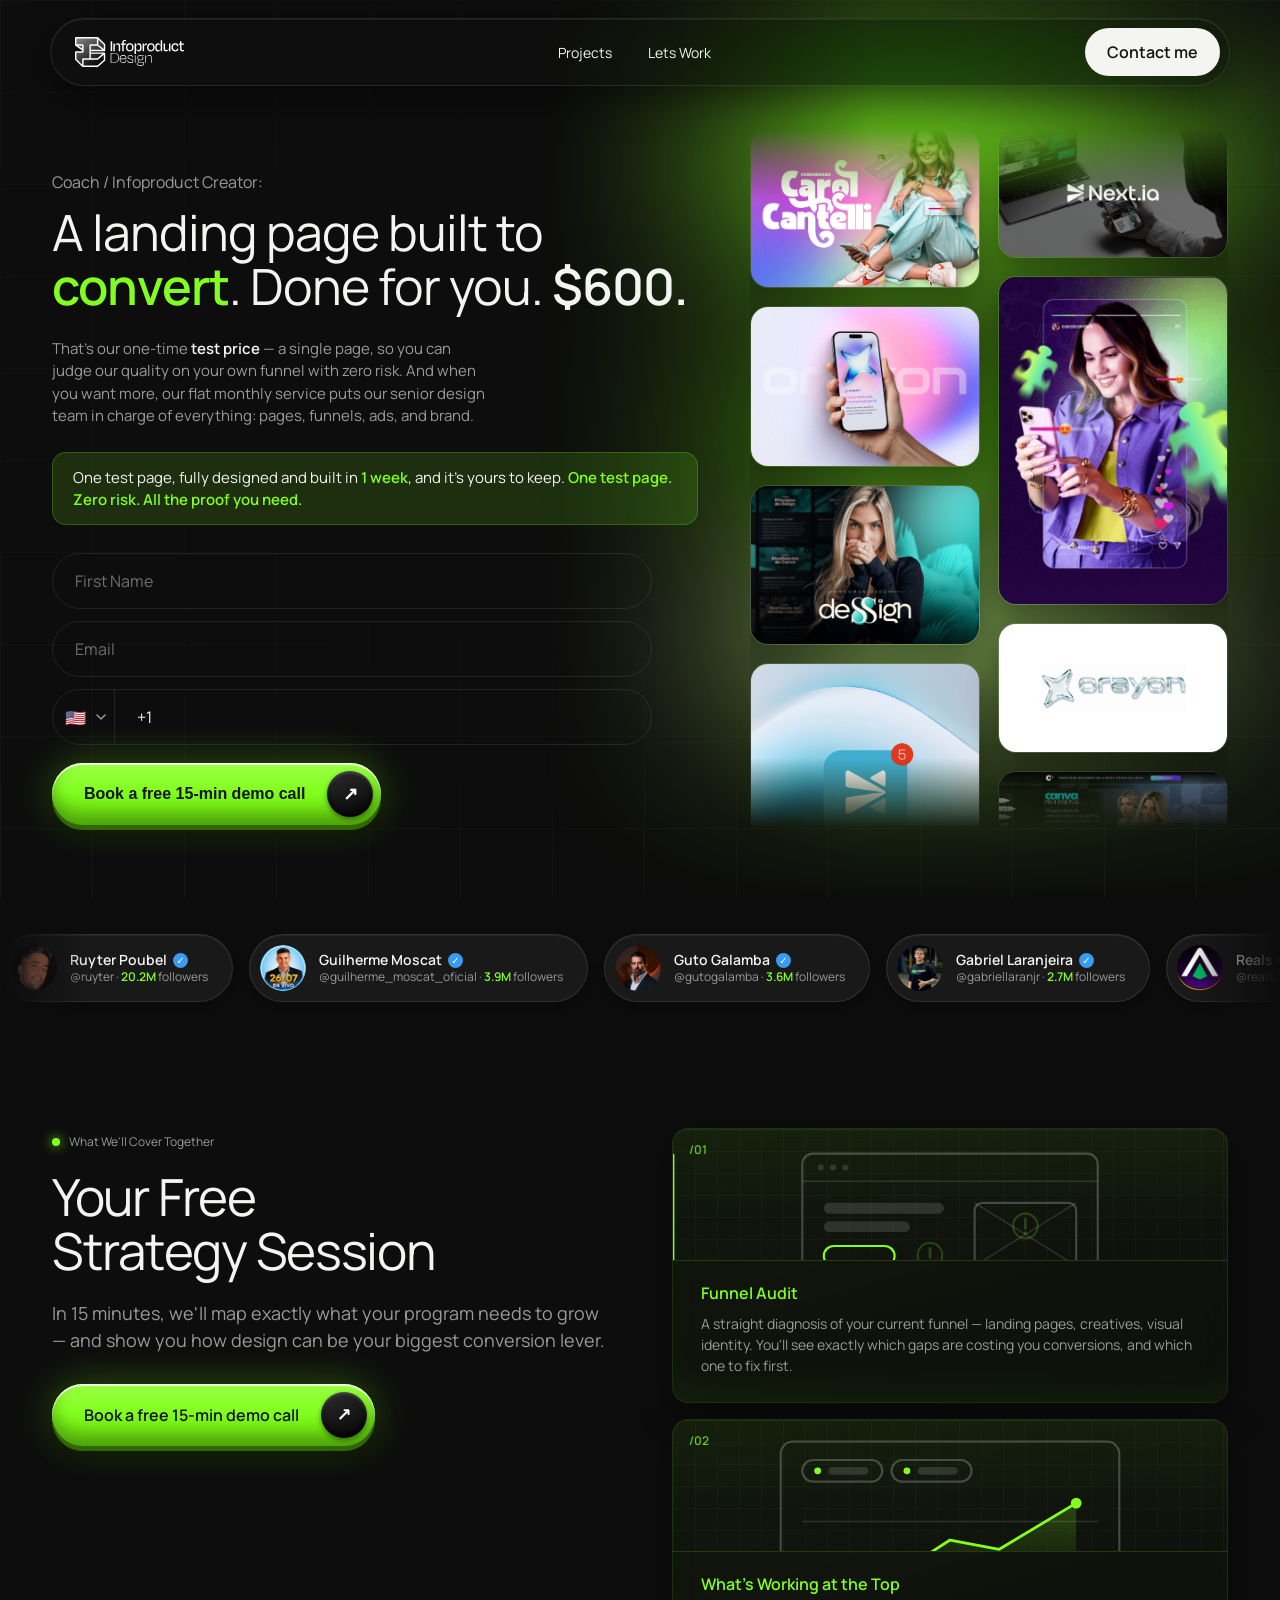
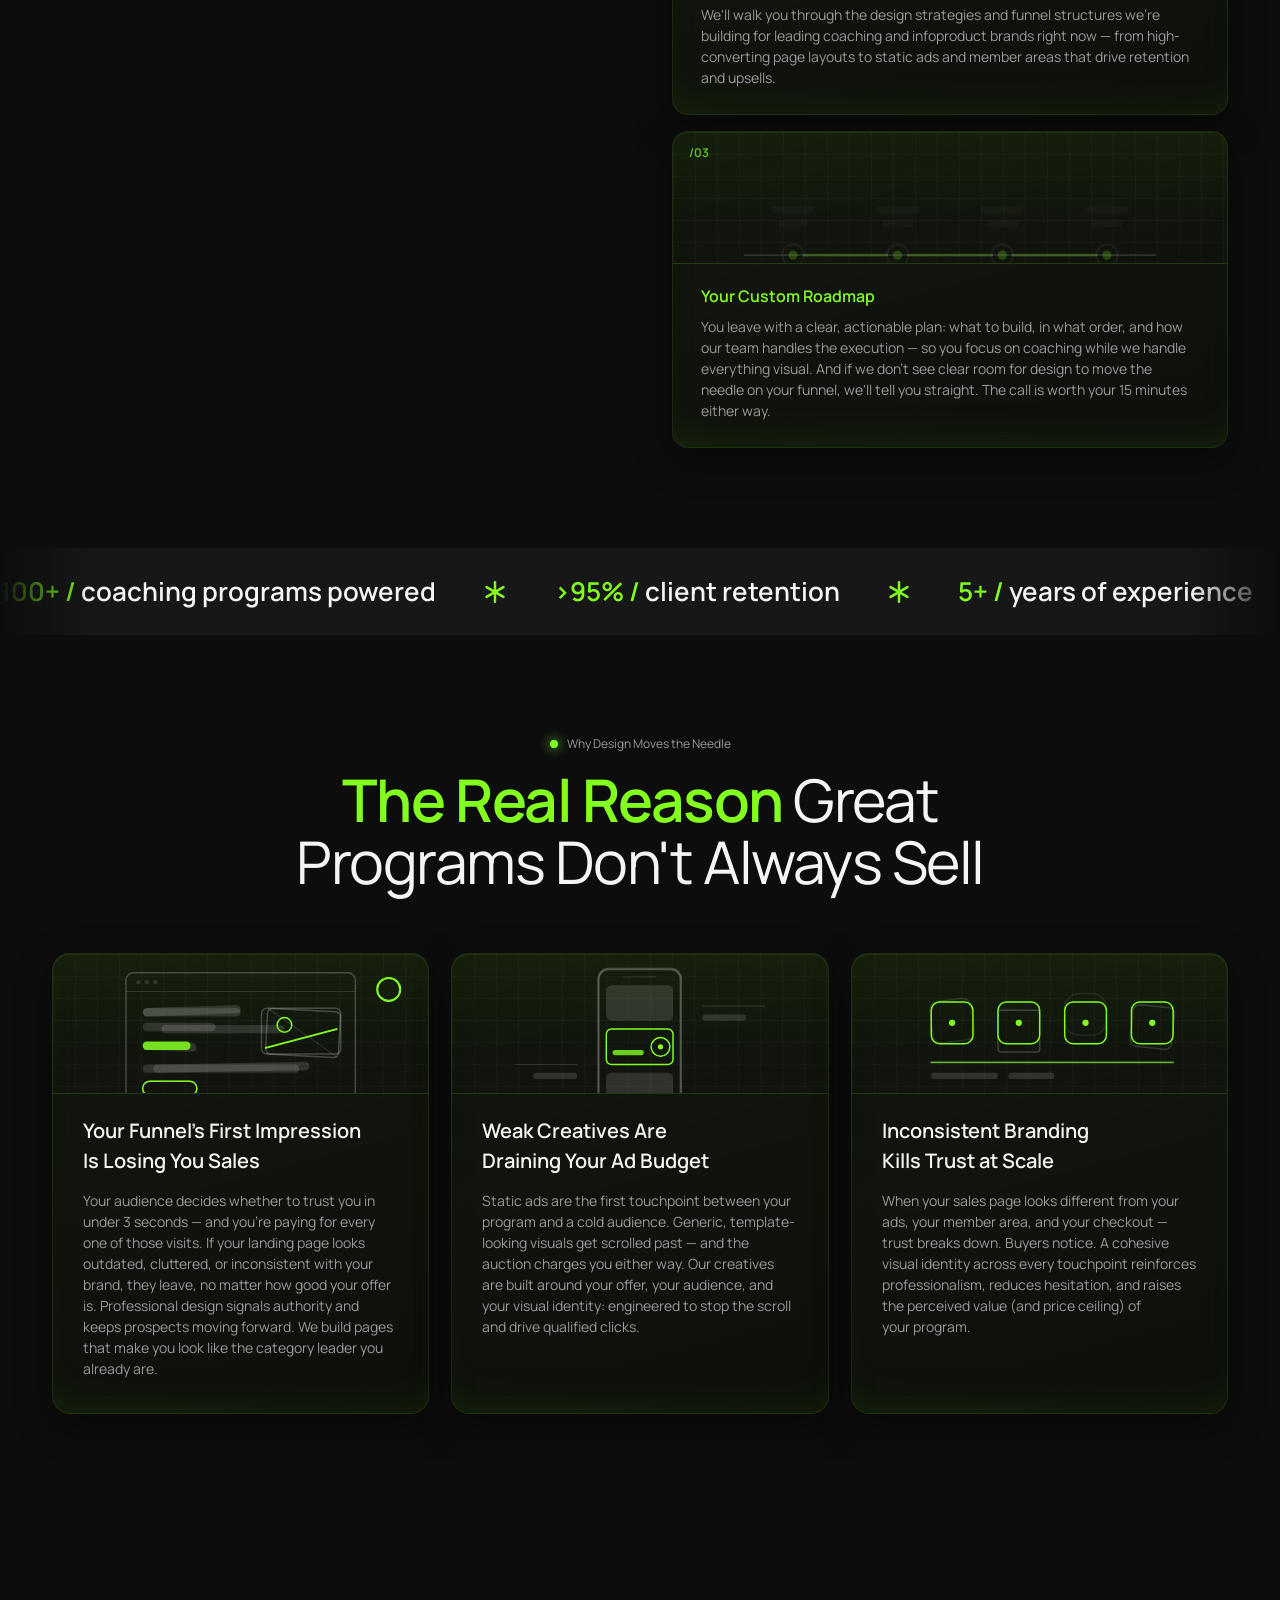
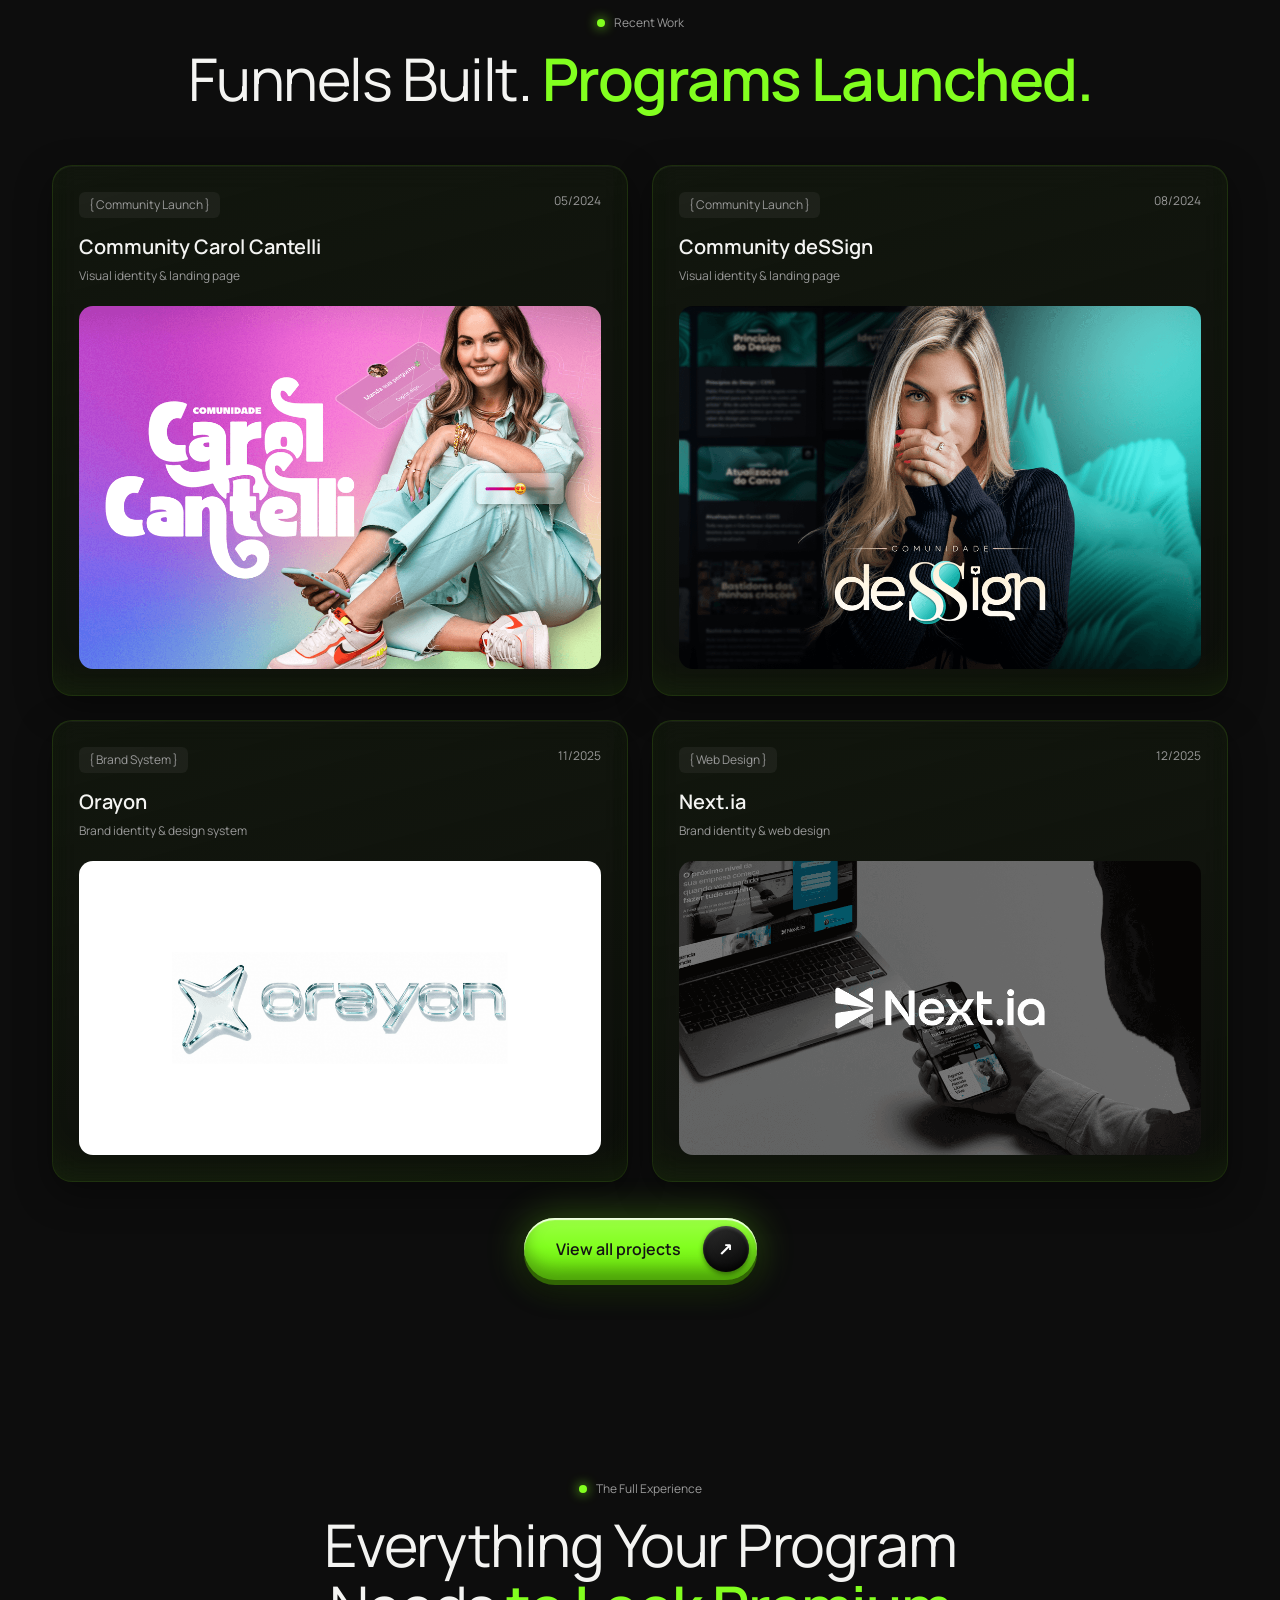
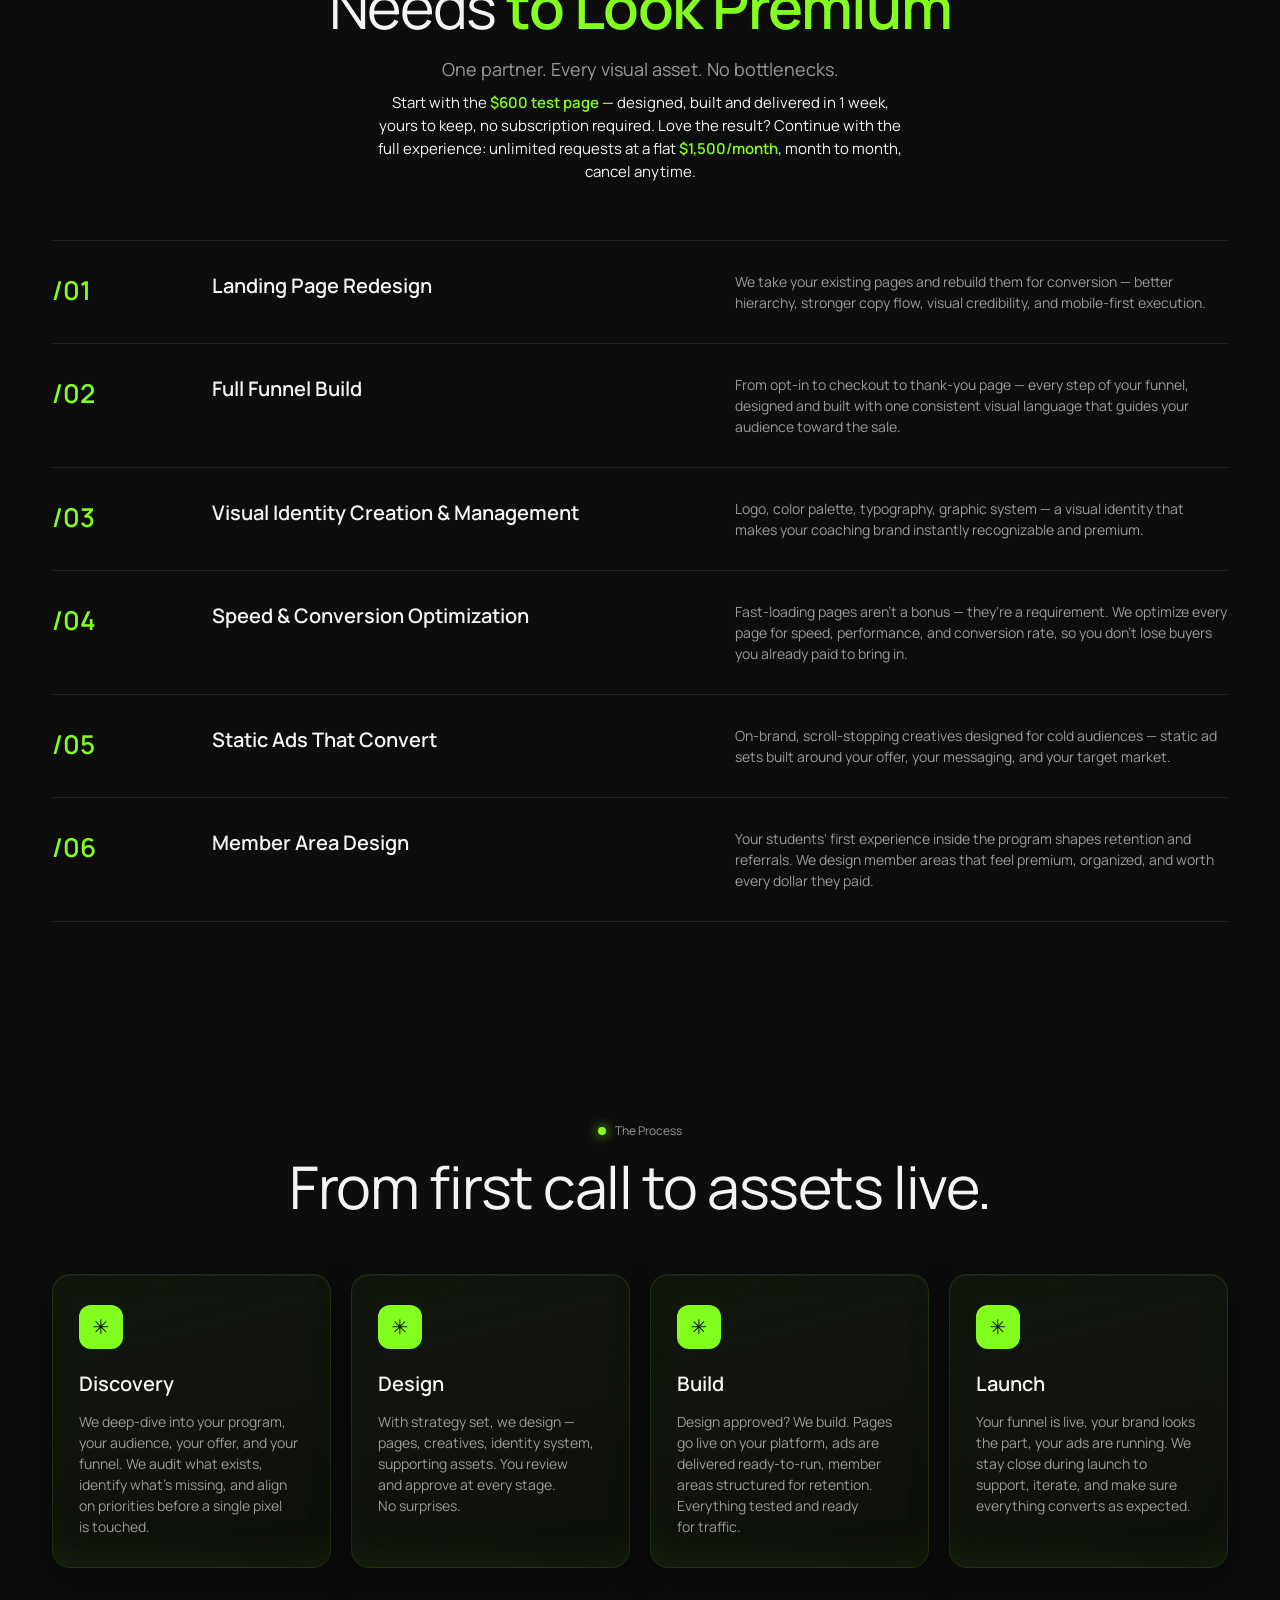
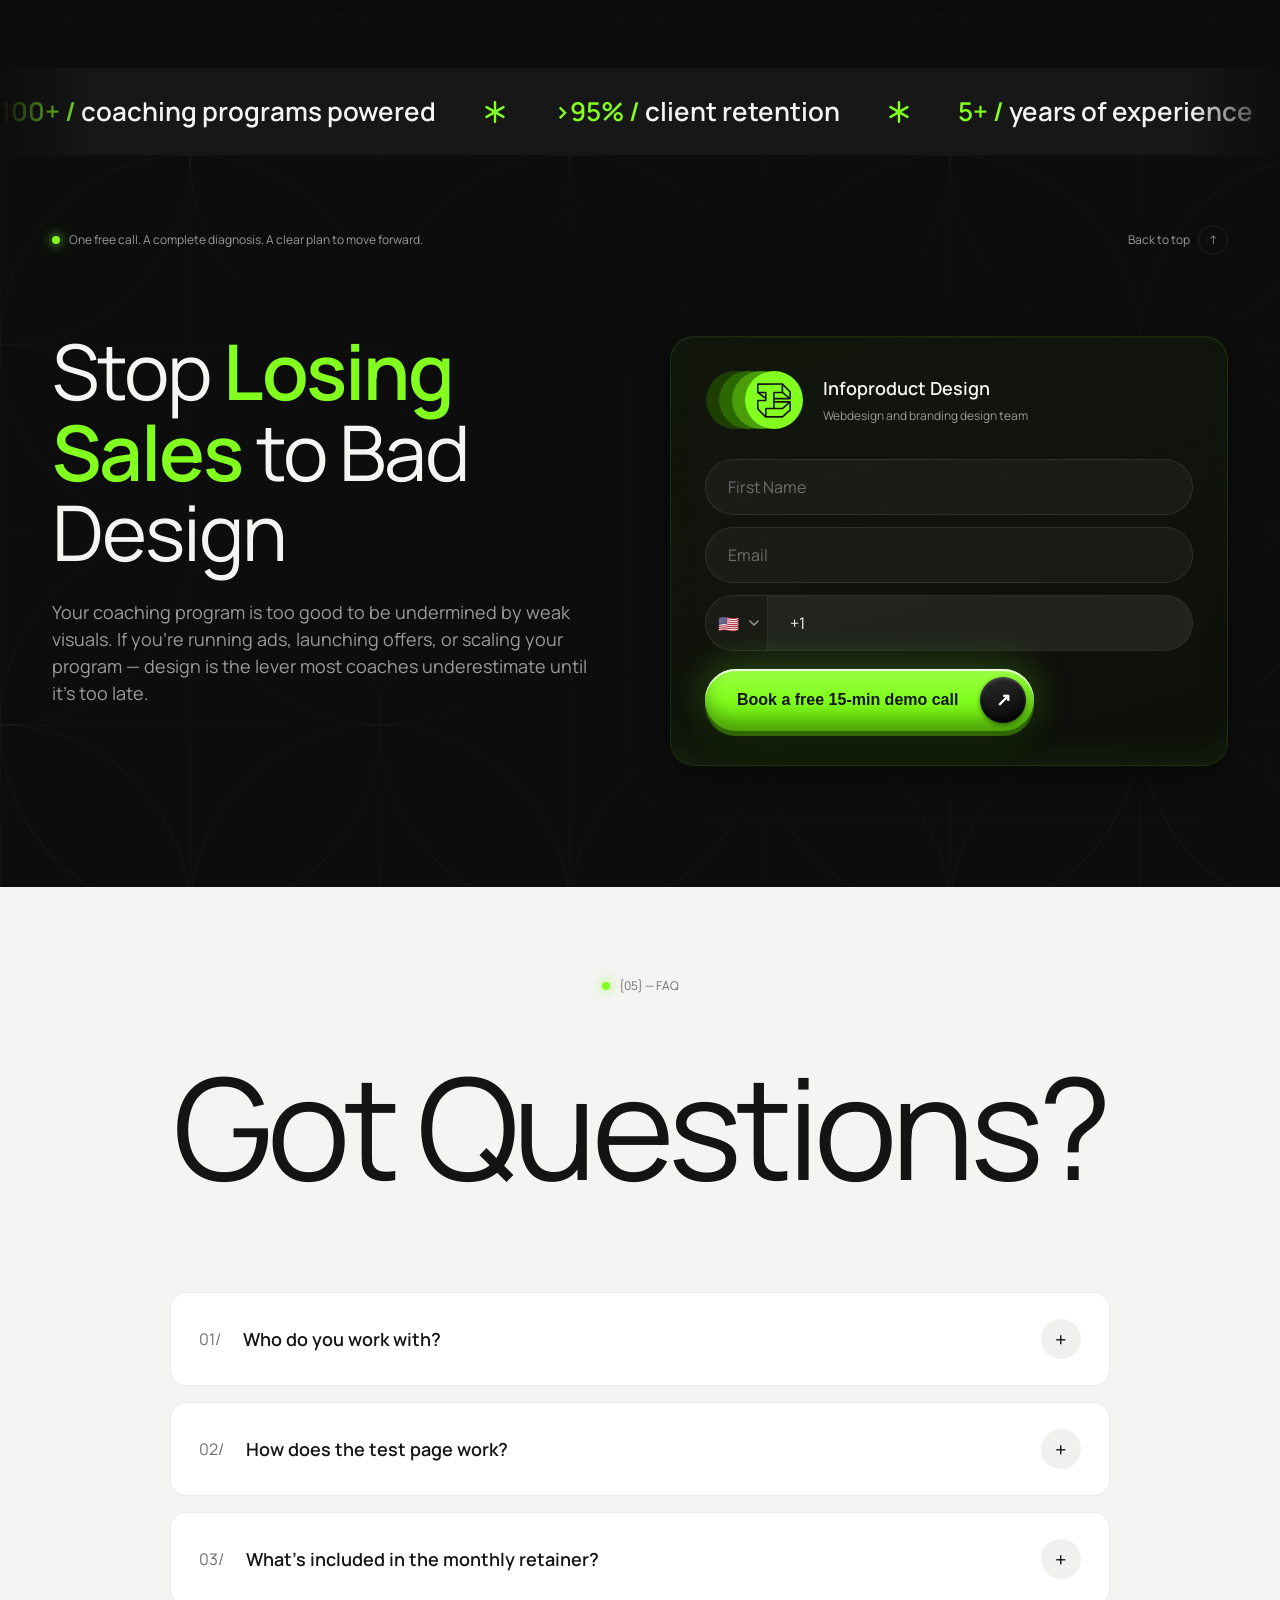
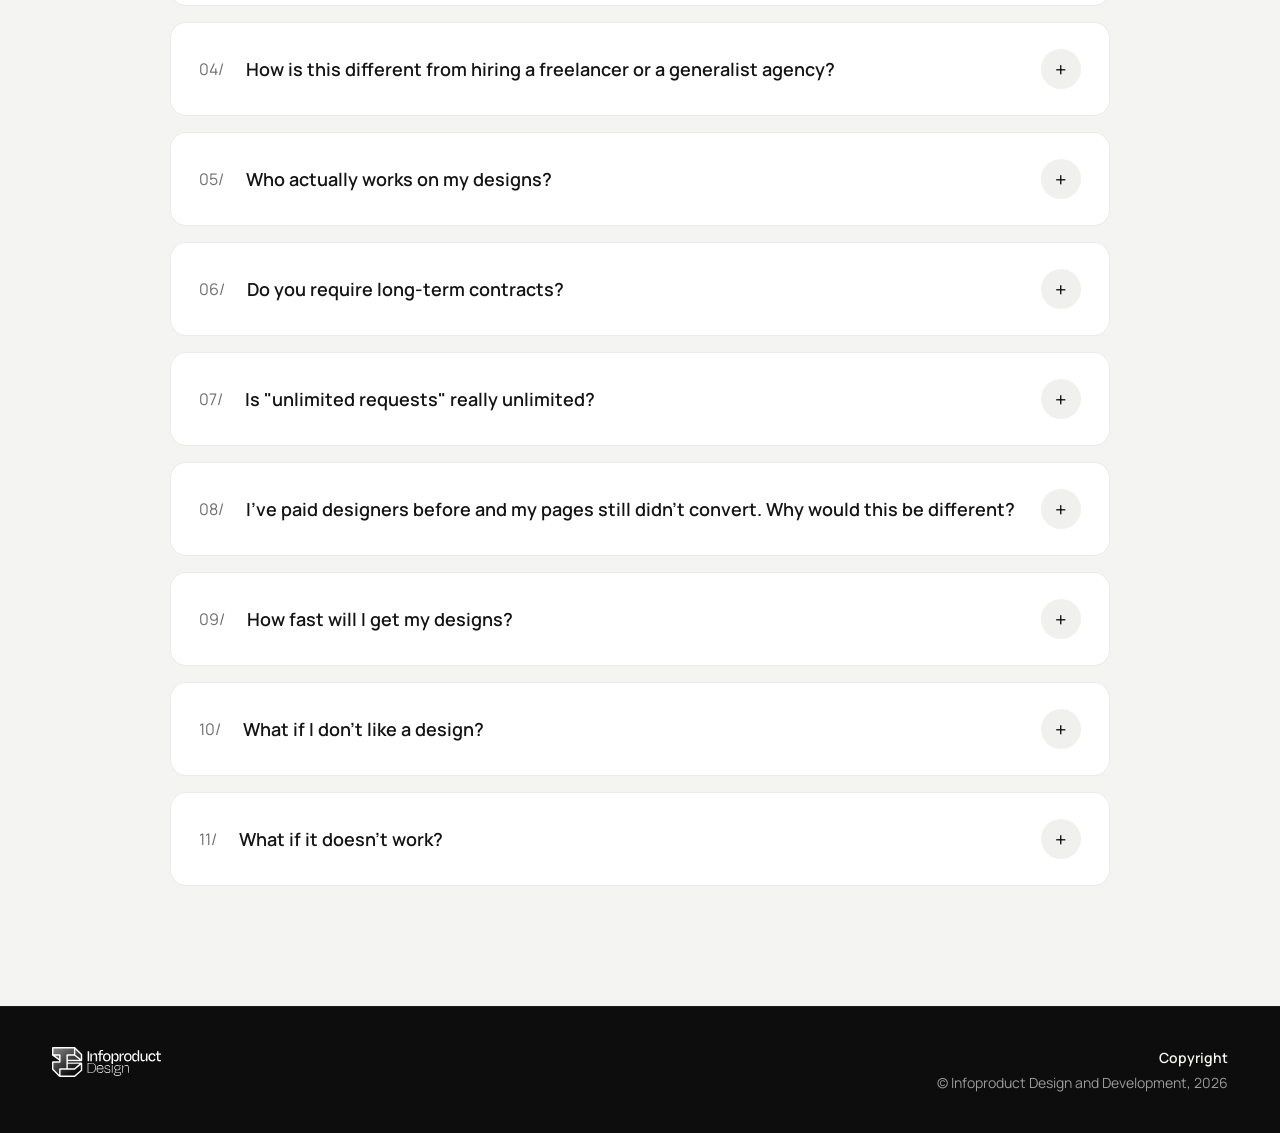
<file: index.html>
<!DOCTYPE html>
<html lang="en">
<head>
<meta charset="UTF-8" />
<meta name="viewport" content="width=device-width, initial-scale=1.0" />
<title>Infoproduct Design — A landing page built to convert. Done for you. $600.</title>
<meta name="description" content="A single test page, fully designed and built in 1 week, yours to keep. One-time price. Zero risk. Book a free 15-min demo call." />
<meta property="og:title" content="Infoproduct Design — A landing page built to convert. Done for you. $600." />
<meta property="og:description" content="A single test page, fully designed and built in 1 week, yours to keep. One-time price. Zero risk." />
<meta property="og:image" content="assets/work-nextia.png" />
<link rel="preconnect" href="https://fonts.googleapis.com" />
<link rel="preconnect" href="https://fonts.gstatic.com" crossorigin />
<link href="https://fonts.googleapis.com/css2?family=Manrope:wght@400;600&display=swap" rel="stylesheet" />
<link rel="stylesheet" href="styles.css?v=v17-16d13e1" />
<!-- Meta Pixel Code -->
<script>
!function(f,b,e,v,n,t,s)
{if(f.fbq)return;n=f.fbq=function(){n.callMethod?
n.callMethod.apply(n,arguments):n.queue.push(arguments)};
if(!f._fbq)f._fbq=n;n.push=n;n.loaded=!0;n.version='2.0';
n.queue=[];t=b.createElement(e);t.async=!0;
t.src=v;s=b.getElementsByTagName(e)[0];
s.parentNode.insertBefore(t,s)}(window, document,'script',
'https://connect.facebook.net/en_US/fbevents.js');
fbq('init', '913102285202939');
fbq('track', 'PageView');
</script>
<noscript><img height="1" width="1" style="display:none"
src="https://www.facebook.com/tr?id=913102285202939&ev=PageView&noscript=1"
/></noscript>
<!-- End Meta Pixel Code -->
</head>

<body>

<!-- HEADER -->
<header class="site-header" id="siteHeader">
  <div class="header-inner">
    <a href="#" class="logo">
      <img src="assets/logo.svg" alt="Infoproduct Design" class="logo-img" />
    </a>
    <nav class="nav">
      <a href="#work">Projects</a>
      <a href="#experience">Lets Work</a>
    </nav>
    <a href="#contact" class="btn btn-light">Contact me</a>
  </div>
</header>

<!-- HERO -->
<section class="hero">
  <div class="hero-gradient" aria-hidden="true">
    <span class="aurora aurora-1"></span>
    <span class="aurora aurora-2"></span>
    <span class="aurora aurora-3"></span>
    <span class="aurora aurora-4"></span>
  </div>
  <div class="container hero-grid">
    <div class="hero-copy">
      <p class="eyebrow" data-anim><span class="dot"></span> Coach / Infoproduct Creator:</p>
      <h1 class="hero-title">
        <span class="line" data-anim><span>A landing page built to <em>convert</em>. Done for you. <strong>$600.</strong></span></span>
      </h1>
      <h2 class="hero-sub" data-anim style="--d:500ms">That's our one-time <strong>test price</strong> — a single page, so you can judge our quality on your own funnel with zero risk. And when you want more, our flat monthly service puts our senior design team in charge of everything: pages, funnels, ads, and brand.</h2>
      <p class="hero-offer" data-anim style="--d:600ms">One test page, fully designed and built in <strong>1 week</strong>, and it's yours to keep. <strong>One test page. Zero risk. All the proof you need.</strong></p>
      <form class="lead-form" data-anim style="--d:720ms">
        <input type="text" placeholder="First Name" aria-label="First Name" required minlength="2" />
        <input type="email" placeholder="Email" aria-label="Email" required />
        <div class="phone-field">
          <div class="ddi-wrap">
            <span class="ddi-flag" aria-hidden="true">🇺🇸</span>
            <select class="ddi" aria-label="Country code"></select>
          </div>
          <input type="tel" placeholder="Phone Number" aria-label="Phone Number" required minlength="8" />
        </div>
        <button type="submit" class="btn btn-accent">
          Book a free 15-min demo call
          <span class="arrow" aria-hidden="true"></span>
        </button>
      </form>
    </div>
    <div class="hero-media" data-anim style="--d:420ms">
      <div class="v-marquee">
        <div class="v-col v-col-up">
          <a href="projects/carol-cantelli.html" class="v-card"><img src="assets/work-carol-cantelli.png" alt="Community Carol Cantelli: vibrant launch identity" fetchpriority="high" /></a>
          <a href="projects/orayon.html" class="v-card"><img src="assets/gallery/orayon-2.png" alt="Orayon: visual identity detail" /></a>
          <a href="projects/stella-saderio.html" class="v-card"><img src="assets/work-stella-saderio.png" alt="Community deSSign: launch identity" fetchpriority="high" /></a>
          <a href="projects/nextia.html" class="v-card"><img src="assets/gallery/nextia-1.png" alt="Next.ia: brand application" /></a>
          <a href="projects/carol-cantelli.html" class="v-card" aria-hidden="true" tabindex="-1"><img src="assets/work-carol-cantelli.png" alt="" /></a>
          <a href="projects/orayon.html" class="v-card" aria-hidden="true" tabindex="-1"><img src="assets/gallery/orayon-2.png" alt="" /></a>
          <a href="projects/stella-saderio.html" class="v-card" aria-hidden="true" tabindex="-1"><img src="assets/work-stella-saderio.png" alt="" /></a>
          <a href="projects/nextia.html" class="v-card" aria-hidden="true" tabindex="-1"><img src="assets/gallery/nextia-1.png" alt="" /></a>
        </div>
        <div class="v-col v-col-down">
          <a href="projects/nextia.html" class="v-card"><img src="assets/work-nextia.png" alt="Next.ia: identity across laptop and mobile" fetchpriority="high" /></a>
          <a href="projects/carol-cantelli.html" class="v-card"><img src="assets/gallery/carol-4.png" alt="Community Carol Cantelli: social media creative" /></a>
          <a href="projects/orayon.html" class="v-card"><img src="assets/work-orayon.png" alt="Orayon: glass 3D logotype" /></a>
          <a href="projects/stella-saderio.html" class="v-card"><img src="assets/gallery/stella-2.png" alt="Community deSSign: identity detail" /></a>
          <a href="projects/nextia.html" class="v-card" aria-hidden="true" tabindex="-1"><img src="assets/work-nextia.png" alt="" /></a>
          <a href="projects/carol-cantelli.html" class="v-card" aria-hidden="true" tabindex="-1"><img src="assets/gallery/carol-4.png" alt="" /></a>
          <a href="projects/orayon.html" class="v-card" aria-hidden="true" tabindex="-1"><img src="assets/work-orayon.png" alt="" /></a>
          <a href="projects/stella-saderio.html" class="v-card" aria-hidden="true" tabindex="-1"><img src="assets/gallery/stella-2.png" alt="" /></a>
        </div>
      </div>
    </div>
  </div>
</section>

<!-- CLIENTS INSTAGRAM MARQUEE -->
<div class="marquee ig-marquee">
  <div class="marquee-track">
    <div class="ig-card">
      <img class="ig-photo" src="assets/clients/ruyter.png" alt="" loading="lazy" />
      <div class="ig-info">
        <span class="ig-name">Ruyter Poubel <span class="ig-verified" aria-hidden="true"></span></span>
        <span class="ig-sub">@ruyter · <b>20.2M</b> followers</span>
      </div>
    </div>
    <div class="ig-card">
      <img class="ig-photo" src="assets/clients/guilherme_moscat_oficial.png" alt="" loading="lazy" />
      <div class="ig-info">
        <span class="ig-name">Guilherme Moscat <span class="ig-verified" aria-hidden="true"></span></span>
        <span class="ig-sub">@guilherme_moscat_oficial · <b>3.9M</b> followers</span>
      </div>
    </div>
    <div class="ig-card">
      <img class="ig-photo" src="assets/clients/gutogalamba.png" alt="" loading="lazy" />
      <div class="ig-info">
        <span class="ig-name">Guto Galamba <span class="ig-verified" aria-hidden="true"></span></span>
        <span class="ig-sub">@gutogalamba · <b>3.6M</b> followers</span>
      </div>
    </div>
    <div class="ig-card">
      <img class="ig-photo" src="assets/clients/gabriellaranjr.png" alt="" loading="lazy" />
      <div class="ig-info">
        <span class="ig-name">Gabriel Laranjeira <span class="ig-verified" aria-hidden="true"></span></span>
        <span class="ig-sub">@gabriellaranjr · <b>2.7M</b> followers</span>
      </div>
    </div>
    <div class="ig-card">
      <img class="ig-photo" src="assets/clients/reals.bet.png" alt="" loading="lazy" />
      <div class="ig-info">
        <span class="ig-name">Reals Bet <span class="ig-verified" aria-hidden="true"></span></span>
        <span class="ig-sub">@reals.bet · <b>2.7M</b> followers</span>
      </div>
    </div>
    <div class="ig-card">
      <img class="ig-photo" src="assets/clients/heymubrasil.png" alt="" loading="lazy" />
      <div class="ig-info">
        <span class="ig-name">Hey!Mu</span>
        <span class="ig-sub">@heymubrasil · <b>1.3M</b> followers</span>
      </div>
    </div>
    <div class="ig-card">
      <img class="ig-photo" src="assets/clients/carolcantelli.png" alt="" loading="lazy" />
      <div class="ig-info">
        <span class="ig-name">Carol Cantelli <span class="ig-verified" aria-hidden="true"></span></span>
        <span class="ig-sub">@carolcantelli · <b>936K</b> followers</span>
      </div>
    </div>
    <div class="ig-card">
      <img class="ig-photo" src="assets/clients/aalfredoneto.png" alt="" loading="lazy" />
      <div class="ig-info">
        <span class="ig-name">Alfredo Neto <span class="ig-verified" aria-hidden="true"></span></span>
        <span class="ig-sub">@aalfredoneto · <b>697K</b> followers</span>
      </div>
    </div>
    <div class="ig-card">
      <img class="ig-photo" src="assets/clients/onovomercado.png" alt="" loading="lazy" />
      <div class="ig-info">
        <span class="ig-name">O Novo Mercado</span>
        <span class="ig-sub">@onovomercado · <b>674K</b> followers</span>
      </div>
    </div>
    <div class="ig-card">
      <img class="ig-photo" src="assets/clients/phdnoseua.png" alt="" loading="lazy" />
      <div class="ig-info">
        <span class="ig-name">PHDNOSEUA <span class="ig-verified" aria-hidden="true"></span></span>
        <span class="ig-sub">@phdnoseua · <b>568K</b> followers</span>
      </div>
    </div>
    <div class="ig-card">
      <img class="ig-photo" src="assets/clients/superbet_br.png" alt="" loading="lazy" />
      <div class="ig-info">
        <span class="ig-name">Superbet Brasil <span class="ig-verified" aria-hidden="true"></span></span>
        <span class="ig-sub">@superbet_br · <b>458K</b> followers</span>
      </div>
    </div>
    <div class="ig-card">
      <img class="ig-photo" src="assets/clients/caroldoscilios.png" alt="" loading="lazy" />
      <div class="ig-info">
        <span class="ig-name">Caroline Nicoletti</span>
        <span class="ig-sub">@caroldoscilios · <b>384K</b> followers</span>
      </div>
    </div>
    <div class="ig-card">
      <img class="ig-photo" src="assets/clients/stellasaderio.png" alt="" loading="lazy" />
      <div class="ig-info">
        <span class="ig-name">Stella Sadério <span class="ig-verified" aria-hidden="true"></span></span>
        <span class="ig-sub">@stellasaderio · <b>161K</b> followers</span>
      </div>
    </div>
    <div class="ig-card">
      <img class="ig-photo" src="assets/clients/ironbergbrasilia.png" alt="" loading="lazy" />
      <div class="ig-info">
        <span class="ig-name">Ironberg Brasília <span class="ig-verified" aria-hidden="true"></span></span>
        <span class="ig-sub">@ironbergbrasilia · <b>68K</b> followers</span>
      </div>
    </div>
    <div class="ig-card">
      <img class="ig-photo" src="assets/clients/brunoguerrab.png" alt="" loading="lazy" />
      <div class="ig-info">
        <span class="ig-name">Bruno Guerra <span class="ig-verified" aria-hidden="true"></span></span>
        <span class="ig-sub">@brunoguerrab · <b>55.1K</b> followers</span>
      </div>
    </div>
    <div class="ig-card">
      <img class="ig-photo" src="assets/clients/cayocosta.png" alt="" loading="lazy" />
      <div class="ig-info">
        <span class="ig-name">Cayo Costa <span class="ig-verified" aria-hidden="true"></span></span>
        <span class="ig-sub">@cayocosta · <b>15.9K</b> followers</span>
      </div>
    </div>
    <div class="ig-card">
      <img class="ig-photo" src="assets/clients/copydani.png" alt="" loading="lazy" />
      <div class="ig-info">
        <span class="ig-name">Daniel Silveira <span class="ig-verified" aria-hidden="true"></span></span>
        <span class="ig-sub">@copydani · <b>3,845</b> followers</span>
      </div>
    </div>
    <div class="ig-card">
      <img class="ig-photo" src="assets/clients/ruyter.png" alt="" loading="lazy" />
      <div class="ig-info">
        <span class="ig-name">Ruyter Poubel <span class="ig-verified" aria-hidden="true"></span></span>
        <span class="ig-sub">@ruyter · <b>20.2M</b> followers</span>
      </div>
    </div>
    <div class="ig-card">
      <img class="ig-photo" src="assets/clients/guilherme_moscat_oficial.png" alt="" loading="lazy" />
      <div class="ig-info">
        <span class="ig-name">Guilherme Moscat <span class="ig-verified" aria-hidden="true"></span></span>
        <span class="ig-sub">@guilherme_moscat_oficial · <b>3.9M</b> followers</span>
      </div>
    </div>
    <div class="ig-card">
      <img class="ig-photo" src="assets/clients/gutogalamba.png" alt="" loading="lazy" />
      <div class="ig-info">
        <span class="ig-name">Guto Galamba <span class="ig-verified" aria-hidden="true"></span></span>
        <span class="ig-sub">@gutogalamba · <b>3.6M</b> followers</span>
      </div>
    </div>
    <div class="ig-card">
      <img class="ig-photo" src="assets/clients/gabriellaranjr.png" alt="" loading="lazy" />
      <div class="ig-info">
        <span class="ig-name">Gabriel Laranjeira <span class="ig-verified" aria-hidden="true"></span></span>
        <span class="ig-sub">@gabriellaranjr · <b>2.7M</b> followers</span>
      </div>
    </div>
    <div class="ig-card">
      <img class="ig-photo" src="assets/clients/reals.bet.png" alt="" loading="lazy" />
      <div class="ig-info">
        <span class="ig-name">Reals Bet <span class="ig-verified" aria-hidden="true"></span></span>
        <span class="ig-sub">@reals.bet · <b>2.7M</b> followers</span>
      </div>
    </div>
    <div class="ig-card">
      <img class="ig-photo" src="assets/clients/heymubrasil.png" alt="" loading="lazy" />
      <div class="ig-info">
        <span class="ig-name">Hey!Mu</span>
        <span class="ig-sub">@heymubrasil · <b>1.3M</b> followers</span>
      </div>
    </div>
    <div class="ig-card">
      <img class="ig-photo" src="assets/clients/carolcantelli.png" alt="" loading="lazy" />
      <div class="ig-info">
        <span class="ig-name">Carol Cantelli <span class="ig-verified" aria-hidden="true"></span></span>
        <span class="ig-sub">@carolcantelli · <b>936K</b> followers</span>
      </div>
    </div>
    <div class="ig-card">
      <img class="ig-photo" src="assets/clients/aalfredoneto.png" alt="" loading="lazy" />
      <div class="ig-info">
        <span class="ig-name">Alfredo Neto <span class="ig-verified" aria-hidden="true"></span></span>
        <span class="ig-sub">@aalfredoneto · <b>697K</b> followers</span>
      </div>
    </div>
    <div class="ig-card">
      <img class="ig-photo" src="assets/clients/onovomercado.png" alt="" loading="lazy" />
      <div class="ig-info">
        <span class="ig-name">O Novo Mercado</span>
        <span class="ig-sub">@onovomercado · <b>674K</b> followers</span>
      </div>
    </div>
    <div class="ig-card">
      <img class="ig-photo" src="assets/clients/phdnoseua.png" alt="" loading="lazy" />
      <div class="ig-info">
        <span class="ig-name">PHDNOSEUA <span class="ig-verified" aria-hidden="true"></span></span>
        <span class="ig-sub">@phdnoseua · <b>568K</b> followers</span>
      </div>
    </div>
    <div class="ig-card">
      <img class="ig-photo" src="assets/clients/superbet_br.png" alt="" loading="lazy" />
      <div class="ig-info">
        <span class="ig-name">Superbet Brasil <span class="ig-verified" aria-hidden="true"></span></span>
        <span class="ig-sub">@superbet_br · <b>458K</b> followers</span>
      </div>
    </div>
    <div class="ig-card">
      <img class="ig-photo" src="assets/clients/caroldoscilios.png" alt="" loading="lazy" />
      <div class="ig-info">
        <span class="ig-name">Caroline Nicoletti</span>
        <span class="ig-sub">@caroldoscilios · <b>384K</b> followers</span>
      </div>
    </div>
    <div class="ig-card">
      <img class="ig-photo" src="assets/clients/stellasaderio.png" alt="" loading="lazy" />
      <div class="ig-info">
        <span class="ig-name">Stella Sadério <span class="ig-verified" aria-hidden="true"></span></span>
        <span class="ig-sub">@stellasaderio · <b>161K</b> followers</span>
      </div>
    </div>
    <div class="ig-card">
      <img class="ig-photo" src="assets/clients/ironbergbrasilia.png" alt="" loading="lazy" />
      <div class="ig-info">
        <span class="ig-name">Ironberg Brasília <span class="ig-verified" aria-hidden="true"></span></span>
        <span class="ig-sub">@ironbergbrasilia · <b>68K</b> followers</span>
      </div>
    </div>
    <div class="ig-card">
      <img class="ig-photo" src="assets/clients/brunoguerrab.png" alt="" loading="lazy" />
      <div class="ig-info">
        <span class="ig-name">Bruno Guerra <span class="ig-verified" aria-hidden="true"></span></span>
        <span class="ig-sub">@brunoguerrab · <b>55.1K</b> followers</span>
      </div>
    </div>
    <div class="ig-card">
      <img class="ig-photo" src="assets/clients/cayocosta.png" alt="" loading="lazy" />
      <div class="ig-info">
        <span class="ig-name">Cayo Costa <span class="ig-verified" aria-hidden="true"></span></span>
        <span class="ig-sub">@cayocosta · <b>15.9K</b> followers</span>
      </div>
    </div>
    <div class="ig-card">
      <img class="ig-photo" src="assets/clients/copydani.png" alt="" loading="lazy" />
      <div class="ig-info">
        <span class="ig-name">Daniel Silveira <span class="ig-verified" aria-hidden="true"></span></span>
        <span class="ig-sub">@copydani · <b>3,845</b> followers</span>
      </div>
    </div>
  </div>
</div>

<!-- STRATEGY SESSION -->
<section class="section strategy" id="experience">
  <div class="container strategy-grid">
    <div class="strategy-copy">
      <p class="section-tag" data-anim><span class="dot"></span> What We'll Cover Together</p>
      <h2 class="display">
        <span class="line" data-anim><span>Your Free</span></span>
        <span class="line" data-anim><span>Strategy Session</span></span>
      </h2>
      <p class="lead" data-anim>In 15 minutes, we'll map exactly what your program needs to grow — and show you how design can be your biggest conversion lever.</p>
      <a href="#contact" class="btn btn-accent" data-anim>
        Book a free 15-min demo call
        <span class="arrow" aria-hidden="true"></span>
      </a>
    </div>
    <div class="strategy-cards">
      <article class="cover-card" data-anim>
        <div class="cover-scene" aria-hidden="true">
          <span class="cover-num">/01</span>
          <svg viewBox="0 0 360 132" preserveAspectRatio="xMidYMin slice">
            <defs>
              <linearGradient id="scanGrad" x1="0" y1="0" x2="1" y2="0">
                <stop offset="0" stop-color="#82FF1F" stop-opacity="0" />
                <stop offset="1" stop-color="#82FF1F" stop-opacity=".28" />
              </linearGradient>
            </defs>
            <rect class="s-line" x="84" y="16" width="192" height="130" rx="7" />
            <line class="s-dimline" x1="84" y1="34" x2="276" y2="34" />
            <circle class="s-dim" cx="96" cy="25" r="2" /><circle class="s-dim" cx="104" cy="25" r="2" /><circle class="s-dim" cx="112" cy="25" r="2" />
            <rect class="s-dim" x="98" y="48" width="78" height="7" rx="3.5" />
            <rect class="s-dim" x="98" y="60" width="56" height="7" rx="3.5" />
            <rect class="s-green-line" x="98" y="76" width="46" height="13" rx="6.5" />
            <rect class="s-line" x="196" y="48" width="66" height="41" rx="5" />
            <line class="s-dimline" x1="196" y1="48" x2="262" y2="89" />
            <line class="s-dimline" x1="262" y1="48" x2="196" y2="89" />
            <rect class="s-dim" x="98" y="102" width="164" height="7" rx="3.5" />
            <rect class="s-dim" x="98" y="114" width="118" height="7" rx="3.5" />
            <g class="s-scan">
              <rect x="-20" y="17" width="20" height="128" fill="url(#scanGrad)" />
              <line class="s-green" x1="0" y1="17" x2="0" y2="145" stroke-width="1.4" />
            </g>
            <g class="s-issue">
              <circle class="s-green-line" cx="167" cy="82" r="8" />
              <line class="s-green" x1="167" y1="77.5" x2="167" y2="83.5" />
              <circle class="s-greenfill" cx="167" cy="86.5" r="1" />
            </g>
            <g class="s-issue" style="--bd:1.4s">
              <circle class="s-green-line" cx="229" cy="63" r="8" />
              <line class="s-green" x1="229" y1="58.5" x2="229" y2="64.5" />
              <circle class="s-greenfill" cx="229" cy="67.5" r="1" />
            </g>
          </svg>
        </div>
        <h3>Funnel Audit</h3>
        <p>A straight diagnosis of your current funnel — landing pages, creatives, visual identity. You'll see exactly which gaps are costing you conversions, and which one to fix first.</p>
      </article>
      <article class="cover-card" data-anim>
        <div class="cover-scene" aria-hidden="true">
          <span class="cover-num">/02</span>
          <svg viewBox="0 0 360 132" preserveAspectRatio="xMidYMin slice">
            <defs>
              <linearGradient id="areaGrad" x1="0" y1="0" x2="0" y2="1">
                <stop offset="0" stop-color="#82FF1F" stop-opacity=".22" />
                <stop offset="1" stop-color="#82FF1F" stop-opacity="0" />
              </linearGradient>
            </defs>
            <rect class="s-line" x="70" y="14" width="220" height="132" rx="8" />
            <rect class="s-line" x="84" y="26" width="52" height="14" rx="7" />
            <circle class="s-greenfill" cx="94" cy="33" r="2.2" />
            <rect class="s-dim" x="101" y="30.5" width="26" height="5" rx="2.5" />
            <rect class="s-line" x="142" y="26" width="52" height="14" rx="7" />
            <circle class="s-greenfill" cx="152" cy="33" r="2.2" />
            <rect class="s-dim" x="159" y="30.5" width="26" height="5" rx="2.5" />
            <line class="s-dimline" x1="84" y1="66" x2="276" y2="66" />
            <line class="s-dimline" x1="84" y1="86" x2="276" y2="86" />
            <line class="s-dimline" x1="84" y1="106" x2="276" y2="106" />
            <path class="area-fill" d="M84 106 L120 96 L146 100 L180 78 L212 84 L262 54 L262 106 Z" fill="url(#areaGrad)" />
            <path class="s-green viz-draw" d="M84 106 L120 96 L146 100 L180 78 L212 84 L262 54" />
            <circle class="s-greenfill viz-pulse" cx="262" cy="54" r="3.5" />
          </svg>
        </div>
        <h3>What's Working at the Top</h3>
        <p>We'll walk you through the design strategies and funnel structures we're building for leading coaching and infoproduct brands right now — from high-converting page layouts to static ads and member areas that drive retention and upsells.</p>
      </article>
      <article class="cover-card" data-anim>
        <div class="cover-scene" aria-hidden="true">
          <span class="cover-num">/03</span>
          <svg viewBox="0 0 360 132" preserveAspectRatio="xMidYMin slice">
            <line class="s-dimline" x1="46" y1="80" x2="314" y2="80" />
            <g class="road-step">
              <rect class="s-dim" x="64" y="48" width="28" height="5" rx="2.5" />
              <rect class="s-dim" x="68" y="57" width="20" height="5" rx="2.5" />
              <circle class="s-line" cx="78" cy="80" r="7" />
              <circle class="s-greenfill" cx="78" cy="80" r="3" />
            </g>
            <line class="s-green road-step" style="--rd:.8s" x1="85" y1="80" x2="139" y2="80" />
            <g class="road-step" style="--rd:1.6s">
              <rect class="s-dim" x="132" y="48" width="28" height="5" rx="2.5" />
              <rect class="s-dim" x="136" y="57" width="20" height="5" rx="2.5" />
              <circle class="s-line" cx="146" cy="80" r="7" />
              <circle class="s-greenfill" cx="146" cy="80" r="3" />
            </g>
            <line class="s-green road-step" style="--rd:2.4s" x1="153" y1="80" x2="207" y2="80" />
            <g class="road-step" style="--rd:3.2s">
              <rect class="s-dim" x="200" y="48" width="28" height="5" rx="2.5" />
              <rect class="s-dim" x="204" y="57" width="20" height="5" rx="2.5" />
              <circle class="s-line" cx="214" cy="80" r="7" />
              <circle class="s-greenfill" cx="214" cy="80" r="3" />
            </g>
            <line class="s-green road-step" style="--rd:4s" x1="221" y1="80" x2="275" y2="80" />
            <g class="road-step" style="--rd:4.8s">
              <rect class="s-dim" x="268" y="48" width="28" height="5" rx="2.5" />
              <rect class="s-dim" x="272" y="57" width="20" height="5" rx="2.5" />
              <circle class="s-line" cx="282" cy="80" r="7" />
              <circle class="s-greenfill viz-pulse" cx="282" cy="80" r="3" />
            </g>
          </svg>
        </div>
        <h3>Your Custom Roadmap</h3>
        <p>You leave with a clear, actionable plan: what to build, in what order, and how our team handles the execution — so you focus on coaching while we handle everything visual. And if we don't see clear room for design to move the needle on your funnel, we'll tell you straight. The call is worth your 15 minutes either way.</p>
      </article>
    </div>
  </div>
</section>

<!-- STATS MARQUEE -->
<div class="marquee" aria-hidden="true">
  <div class="marquee-track">
    <span class="m-stat"><b>100+ /</b> coaching programs powered</span><span class="m-sep"></span>
    <span class="m-stat"><b>&gt;95% /</b> client retention</span><span class="m-sep"></span>
    <span class="m-stat"><b>5+ /</b> years of experience</span><span class="m-sep"></span>
    <span class="m-stat"><b>2200 /</b> projects finished</span><span class="m-sep"></span>
    <span class="m-stat"><b>100+ /</b> coaching programs powered</span><span class="m-sep"></span>
    <span class="m-stat"><b>&gt;95% /</b> client retention</span><span class="m-sep"></span>
    <span class="m-stat"><b>5+ /</b> years of experience</span><span class="m-sep"></span>
    <span class="m-stat"><b>2200 /</b> projects finished</span><span class="m-sep"></span>
  </div>
</div>

<!-- WHY DESIGN -->
<section class="section why">
  <div class="container">
    <p class="section-tag center" data-anim><span class="dot"></span> Why Design Moves the Needle</p>
    <h2 class="display center big-heading">
      <span class="line" data-anim><span><em>The Real Reason</em> Great</span></span>
      <span class="line" data-anim><span>Programs Don't Always Sell</span></span>
    </h2>
    <div class="why-grid">
      <article class="why-card" data-anim>
        <div class="cover-scene" aria-hidden="true">
          <svg viewBox="0 0 360 140" preserveAspectRatio="xMidYMin slice">
            <rect class="s-line" x="70" y="18" width="220" height="130" rx="7" />
            <line class="s-dimline" x1="70" y1="36" x2="290" y2="36" />
            <circle class="s-dim" cx="82" cy="27" r="2" /><circle class="s-dim" cx="90" cy="27" r="2" /><circle class="s-dim" cx="98" cy="27" r="2" />
            <g class="ba-before">
              <rect class="s-dim" x="86" y="52" width="94" height="8" rx="4" transform="rotate(-2 86 52)" />
              <rect class="s-dim" x="104" y="68" width="118" height="8" rx="4" />
              <rect class="s-dim" x="86" y="84" width="52" height="8" rx="4" transform="rotate(2 86 84)" />
              <rect class="s-line" x="206" y="52" width="70" height="44" rx="5" transform="rotate(3 206 52)" />
              <line class="s-dimline" x1="206" y1="52" x2="276" y2="96" transform="rotate(3 206 52)" />
              <rect class="s-dim" x="96" y="106" width="150" height="8" rx="4" transform="rotate(-1 96 106)" />
              <rect class="s-line" x="86" y="122" width="52" height="14" rx="7" />
            </g>
            <g class="ba-after">
              <rect class="s-dim" x="86" y="52" width="94" height="8" rx="4" />
              <rect class="s-dim" x="86" y="66" width="70" height="8" rx="4" />
              <rect class="s-greenfill" x="86" y="84" width="46" height="8" rx="4" opacity=".85" />
              <rect class="s-line" x="200" y="52" width="76" height="44" rx="5" />
              <circle class="s-green-line" cx="222" cy="68" r="7" />
              <line class="s-green" x1="204" y1="90" x2="272" y2="72" />
              <rect class="s-dim" x="86" y="106" width="150" height="8" rx="4" />
              <rect class="s-green-line" x="86" y="122" width="52" height="14" rx="7" />
            </g>
            <circle class="s-dimline" cx="322" cy="34" r="11" fill="none" />
            <circle class="s-green timer-arc" cx="322" cy="34" r="11" />
          </svg>
        </div>
        <h3>Your Funnel's First Impression Is Losing You Sales</h3>
        <p>Your audience decides whether to trust you in under 3 seconds — and you're paying for every one of those visits. If your landing page looks outdated, cluttered, or inconsistent with your brand, they leave, no matter how good your offer is. Professional design signals authority and keeps prospects moving forward. We build pages that make you look like the category leader you already are.</p>
      </article>
      <article class="why-card" data-anim>
        <div class="cover-scene" aria-hidden="true">
          <svg viewBox="0 0 360 140" preserveAspectRatio="xMidYMin slice">
            <defs>
              <clipPath id="phoneClip"><rect x="142" y="16" width="76" height="136" rx="9" /></clipPath>
            </defs>
            <rect class="s-line" x="140" y="14" width="80" height="140" rx="10" />
            <line class="s-dimline" x1="164" y1="22" x2="196" y2="22" />
            <g class="feed-scroll" clip-path="url(#phoneClip)">
              <rect class="s-dim" x="148" y="30" width="64" height="34" rx="5" />
              <rect class="s-line ad-hot" x="148" y="72" width="64" height="34" rx="5" />
              <rect class="s-greenfill" x="154" y="92" width="30" height="5" rx="2.5" opacity=".8" />
              <rect class="s-dim" x="148" y="114" width="64" height="34" rx="5" />
              <rect class="s-dim" x="148" y="156" width="64" height="34" rx="5" />
              <rect class="s-line ad-hot" x="148" y="198" width="64" height="34" rx="5" />
              <rect class="s-greenfill" x="154" y="218" width="30" height="5" rx="2.5" opacity=".8" />
              <rect class="s-dim" x="148" y="240" width="64" height="34" rx="5" />
            </g>
            <rect class="s-scrn" x="141" y="15" width="78" height="138" rx="9" />
            <circle class="s-green-line viz-pulse" cx="200" cy="89" r="9" />
            <circle class="s-greenfill" cx="200" cy="89" r="2.5" />
            <line class="s-dimline" x1="240" y1="50" x2="300" y2="50" />
            <rect class="s-dim" x="240" y="58" width="42" height="6" rx="3" />
            <line class="s-dimline" x1="60" y1="106" x2="120" y2="106" />
            <rect class="s-dim" x="78" y="114" width="42" height="6" rx="3" />
          </svg>
        </div>
        <h3>Weak Creatives Are Draining Your Ad Budget</h3>
        <p>Static ads are the first touchpoint between your program and a cold audience. Generic, template-looking visuals get scrolled past — and the auction charges you either way. Our creatives are built around your offer, your audience, and your visual identity: engineered to stop the scroll and drive qualified clicks.</p>
      </article>
      <article class="why-card" data-anim>
        <div class="cover-scene" aria-hidden="true">
          <svg viewBox="0 0 360 140" preserveAspectRatio="xMidYMin slice">
            <g class="ba-before">
              <rect class="s-line" x="76" y="44" width="40" height="40" rx="8" transform="rotate(-7 96 64)" opacity=".55" />
              <rect class="s-line" x="140" y="54" width="40" height="40" rx="3" opacity=".85" />
              <rect class="s-line" x="204" y="38" width="40" height="40" rx="14" opacity=".35" />
              <rect class="s-line" x="268" y="50" width="40" height="40" rx="6" transform="rotate(6 288 70)" opacity=".7" />
            </g>
            <g class="ba-after">
              <rect class="s-green-line" x="76" y="46" width="40" height="40" rx="8" />
              <circle class="s-greenfill" cx="96" cy="66" r="3" />
              <rect class="s-green-line" x="140" y="46" width="40" height="40" rx="8" />
              <circle class="s-greenfill" cx="160" cy="66" r="3" />
              <rect class="s-green-line" x="204" y="46" width="40" height="40" rx="8" />
              <circle class="s-greenfill" cx="224" cy="66" r="3" />
              <rect class="s-green-line" x="268" y="46" width="40" height="40" rx="8" />
              <circle class="s-greenfill" cx="288" cy="66" r="3" />
              <line class="s-green" x1="76" y1="104" x2="308" y2="104" opacity=".6" />
            </g>
            <line class="s-dimline" x1="76" y1="104" x2="308" y2="104" />
            <rect class="s-dim" x="76" y="114" width="64" height="6" rx="3" />
            <rect class="s-dim" x="150" y="114" width="44" height="6" rx="3" />
          </svg>
        </div>
        <h3>Inconsistent Branding Kills Trust at Scale</h3>
        <p>When your sales page looks different from your ads, your member area, and your checkout — trust breaks down. Buyers notice. A cohesive visual identity across every touchpoint reinforces professionalism, reduces hesitation, and raises the perceived value (and price ceiling) of your program.</p>
      </article>
    </div>
  </div>
</section>

<!-- RECENT WORK -->
<section class="section work" id="work">
  <div class="container">
    <p class="section-tag center" data-anim><span class="dot"></span> Recent Work</p>
    <h2 class="display center big-heading">
      <span class="line" data-anim><span>Funnels Built. <em>Programs Launched.</em></span></span>
    </h2>
    <div class="work-grid">
      <article class="work-item" data-anim>
        <a href="projects/carol-cantelli.html" class="work-card-link">
          <div class="work-meta">
            <span class="work-cat">{ Community Launch }</span>
            <span class="work-date">05/2024</span>
          </div>
          <h3>Community Carol Cantelli</h3>
          <span class="work-type">Visual identity &amp; landing page</span>
          <div class="work-thumb"><img src="assets/work-carol-cantelli.png" alt="Community Carol Cantelli launch: gradient key visual with custom lettering" loading="lazy" /></div>
        </a>
      </article>
      <article class="work-item" data-anim>
        <a href="projects/stella-saderio.html" class="work-card-link">
          <div class="work-meta">
            <span class="work-cat">{ Community Launch }</span>
            <span class="work-date">08/2024</span>
          </div>
          <h3>Community deSSign</h3>
          <span class="work-type">Visual identity &amp; landing page</span>
          <div class="work-thumb"><img src="assets/work-stella-saderio.png" alt="Community deSSign launch: teal identity with custom wordmark" loading="lazy" /></div>
        </a>
      </article>
      <article class="work-item" data-anim>
        <a href="projects/orayon.html" class="work-card-link">
          <div class="work-meta">
            <span class="work-cat">{ Brand System }</span>
            <span class="work-date">11/2025</span>
          </div>
          <h3>Orayon</h3>
          <span class="work-type">Brand identity &amp; design system</span>
          <div class="work-thumb"><img src="assets/work-orayon.png" alt="Orayon: glass 3D logotype for an AI brand" loading="lazy" /></div>
        </a>
      </article>
      <article class="work-item" data-anim>
        <a href="projects/nextia.html" class="work-card-link">
          <div class="work-meta">
            <span class="work-cat">{ Web Design }</span>
            <span class="work-date">12/2025</span>
          </div>
          <h3>Next.ia</h3>
          <span class="work-type">Brand identity &amp; web design</span>
          <div class="work-thumb"><img src="assets/work-nextia.png" alt="Next.ia: brand identity applied across laptop and mobile" loading="lazy" /></div>
        </a>
      </article>
    </div>
    <div class="work-cta" data-anim>
      <a href="#" class="btn btn-accent">View all projects <span class="arrow" aria-hidden="true"></span></a>
    </div>
  </div>
</section>

<!-- FULL EXPERIENCE -->
<section class="section full">
  <div class="container">
    <p class="section-tag center" data-anim><span class="dot"></span> The Full Experience</p>
    <h2 class="display center big-heading">
      <span class="line" data-anim><span>Everything Your Program</span></span>
      <span class="line" data-anim><span>Needs <em>to Look Premium</em></span></span>
    </h2>
    <p class="lead center" data-anim>One partner. Every visual asset. No bottlenecks.<br /><span class="lead-offer">Start with the <strong>$600 test page</strong> — designed, built and delivered in 1 week, yours to keep, no subscription required. Love the result? Continue with the full experience: unlimited requests at a flat <strong>$1,500/month</strong>, month to month, cancel anytime.</span></p>
    <div class="service-list">
      <div class="service-row" data-anim>
        <span class="service-num">/01</span>
        <div class="service-text">
          <h3>Landing Page Redesign</h3>
          <p>We take your existing pages and rebuild them for conversion — better hierarchy, stronger copy flow, visual credibility, and mobile-first execution.</p>
        </div>
      </div>
      <div class="service-row" data-anim>
        <span class="service-num">/02</span>
        <div class="service-text">
          <h3>Full Funnel Build</h3>
          <p>From opt-in to checkout to thank-you page — every step of your funnel, designed and built with one consistent visual language that guides your audience toward the sale.</p>
        </div>
      </div>
      <div class="service-row" data-anim>
        <span class="service-num">/03</span>
        <div class="service-text">
          <h3>Visual Identity Creation &amp; Management</h3>
          <p>Logo, color palette, typography, graphic system — a visual identity that makes your coaching brand instantly recognizable and premium.</p>
        </div>
      </div>
      <div class="service-row" data-anim>
        <span class="service-num">/04</span>
        <div class="service-text">
          <h3>Speed &amp; Conversion Optimization</h3>
          <p>Fast-loading pages aren't a bonus — they're a requirement. We optimize every page for speed, performance, and conversion rate, so you don't lose buyers you already paid to bring in.</p>
        </div>
      </div>
      <div class="service-row" data-anim>
        <span class="service-num">/05</span>
        <div class="service-text">
          <h3>Static Ads That Convert</h3>
          <p>On-brand, scroll-stopping creatives designed for cold audiences — static ad sets built around your offer, your messaging, and your target market.</p>
        </div>
      </div>
      <div class="service-row" data-anim>
        <span class="service-num">/06</span>
        <div class="service-text">
          <h3>Member Area Design</h3>
          <p>Your students' first experience inside the program shapes retention and referrals. We design member areas that feel premium, organized, and worth every dollar they paid.</p>
        </div>
      </div>
    </div>
  </div>
</section>

<!-- PROCESS -->
<section class="section process">
  <div class="container">
    <p class="section-tag center" data-anim><span class="dot"></span> The Process</p>
    <h2 class="display center big-heading">
      <span class="line" data-anim><span>From first call to assets live.</span></span>
    </h2>
    <div class="process-grid">
      <article class="process-card" data-anim>
        <span class="process-icon" aria-hidden="true">✳</span>
        <h3>Discovery</h3>
        <p>We deep-dive into your program, your audience, your offer, and your funnel. We audit what exists, identify what's missing, and align on priorities before a single pixel is touched.</p>
      </article>
      <article class="process-card" data-anim>
        <span class="process-icon" aria-hidden="true">✳</span>
        <h3>Design</h3>
        <p>With strategy set, we design — pages, creatives, identity system, supporting assets. You review and approve at every stage. No surprises.</p>
      </article>
      <article class="process-card" data-anim>
        <span class="process-icon" aria-hidden="true">✳</span>
        <h3>Build</h3>
        <p>Design approved? We build. Pages go live on your platform, ads are delivered ready-to-run, member areas structured for retention. Everything tested and ready for traffic.</p>
      </article>
      <article class="process-card" data-anim>
        <span class="process-icon" aria-hidden="true">✳</span>
        <h3>Launch</h3>
        <p>Your funnel is live, your brand looks the part, your ads are running. We stay close during launch to support, iterate, and make sure everything converts as expected.</p>
      </article>
    </div>
  </div>
</section>

<!-- STATS MARQUEE -->
<div class="marquee" aria-hidden="true">
  <div class="marquee-track">
    <span class="m-stat"><b>100+ /</b> coaching programs powered</span><span class="m-sep"></span>
    <span class="m-stat"><b>&gt;95% /</b> client retention</span><span class="m-sep"></span>
    <span class="m-stat"><b>5+ /</b> years of experience</span><span class="m-sep"></span>
    <span class="m-stat"><b>2200 /</b> projects finished</span><span class="m-sep"></span>
    <span class="m-stat"><b>100+ /</b> coaching programs powered</span><span class="m-sep"></span>
    <span class="m-stat"><b>&gt;95% /</b> client retention</span><span class="m-sep"></span>
    <span class="m-stat"><b>5+ /</b> years of experience</span><span class="m-sep"></span>
    <span class="m-stat"><b>2200 /</b> projects finished</span><span class="m-sep"></span>
  </div>
</div>

<!-- FINAL CTA -->
<section class="section contact" id="contact">
  <div class="bg-grid" aria-hidden="true"></div>
  <div class="container">
    <div class="contact-topline" data-anim>
      <p><span class="dot"></span> One free call. A complete diagnosis. A clear plan to move forward.</p>
      <a href="#siteHeader" class="back-top">Back to top <span class="arrow" aria-hidden="true">↑</span></a>
    </div>
    <div class="contact-grid">
      <div class="contact-copy">
        <h2 class="display big-heading">
          <span class="line" data-anim><span>Stop <em>Losing</em></span></span>
          <span class="line" data-anim><span><em>Sales</em> to Bad</span></span>
          <span class="line" data-anim><span>Design</span></span>
        </h2>
        <p class="lead" data-anim>Your coaching program is too good to be undermined by weak visuals. If you're running ads, launching offers, or scaling your program — design is the lever most coaches underestimate until it's too late.</p>
        <p class="lead" data-anim style="--d:120ms">You don't have to commit to find out. One test page — and your own funnel as the proof.</p>
      </div>
      <div class="contact-form-wrap" data-anim>
        <div class="contact-brand">
          <div class="brand-mark" aria-hidden="true">
            <span class="echo echo-3"></span>
            <span class="echo echo-2"></span>
            <span class="echo echo-1"></span>
            <span class="brand-disc"><img src="assets/icon.svg" alt="" /></span>
          </div>
          <div class="brand-text">
            <strong>Infoproduct Design</strong>
            <span>Webdesign and branding design team</span>
          </div>
        </div>
        <form class="lead-form dark">
          <input type="text" placeholder="First Name" aria-label="First Name" required minlength="2" />
          <input type="email" placeholder="Email" aria-label="Email" required />
          <div class="phone-field">
            <div class="ddi-wrap">
              <span class="ddi-flag" aria-hidden="true">🇺🇸</span>
              <select class="ddi" aria-label="Country code"></select>
            </div>
            <input type="tel" placeholder="Phone Number" aria-label="Phone Number" required minlength="8" />
          </div>
          <button type="submit" class="btn btn-accent">
            Book a free 15-min demo call
            <span class="arrow" aria-hidden="true"></span>
          </button>
        </form>
      </div>
    </div>
  </div>
</section>

<!-- FAQ -->
<section class="section faq">
  <div class="container faq-body">
    <p class="section-tag center dark-tag" data-anim><span class="dot"></span> {05} — FAQ</p>
    <h2 class="faq-title" data-anim>Got Questions?</h2>
    <div class="accordion">
      <div class="acc-item" data-anim>
        <button class="acc-head" aria-expanded="false">
          <span class="acc-num">01/</span>
          <span class="acc-q">Who do you work with?</span>
          <span class="acc-icon" aria-hidden="true">+</span>
        </button>
        <div class="acc-panel"><p>We work exclusively with infoproduct creators — coaches, course creators, mentors, and communities. Most of our clients are already selling and want their funnel, ads, and brand to finally match the level of their offer. If you're pre-launch but have a validated offer and budget to invest in design that converts, we can work with you too.</p></div>
      </div>
      <div class="acc-item" data-anim>
        <button class="acc-head" aria-expanded="false">
          <span class="acc-num">02/</span>
          <span class="acc-q">How does the test page work?</span>
          <span class="acc-icon" aria-hidden="true">+</span>
        </button>
        <div class="acc-panel"><p>You pick one page — sales, opt-in, or booking. We design and build it in 1 week, revisions included, as a one-time project. No subscription required, and the page is yours whatever you decide. It exists so you can judge our work on your own funnel before committing to the monthly plan.</p></div>
      </div>

      <div class="acc-item" data-anim>
        <button class="acc-head" aria-expanded="false">
          <span class="acc-num">03/</span>
          <span class="acc-q">What's included in the monthly retainer?</span>
          <span class="acc-icon" aria-hidden="true">+</span>
        </button>
        <div class="acc-panel"><p>Everything visual your business needs to sell, for a flat $1,500/month: landing pages and sales page design, static ad creatives for cold traffic, funnel assets (upsell, checkout, thank-you pages), member area design, and brand consistency across all of it. You submit requests, we deliver them one by one — no hourly billing, no surprise invoices.</p></div>
      </div>
      <div class="acc-item" data-anim>
        <button class="acc-head" aria-expanded="false">
          <span class="acc-num">04/</span>
          <span class="acc-q">How is this different from hiring a freelancer or a generalist agency?</span>
          <span class="acc-icon" aria-hidden="true">+</span>
        </button>
        <div class="acc-panel"><p>Three things. First, we only design for infoproducts — we know what a VSL page, an order bump, and a cold-traffic creative need to do, because it's all we do. Second, we design for conversion, not for awards: every decision is tied to how the page or ad performs. Third, you get a team's consistency without a team's payroll — no chasing freelancers, no quality lottery.</p></div>
      </div>
      <div class="acc-item" data-anim>
        <button class="acc-head" aria-expanded="false">
          <span class="acc-num">05/</span>
          <span class="acc-q">Who actually works on my designs?</span>
          <span class="acc-icon" aria-hidden="true">+</span>
        </button>
        <div class="acc-panel"><p>A senior team led by our founder. Your brand isn't handed to a junior or outsourced to whoever is available. The same people who design your first landing page design your ads, so everything looks like one brand — not five different vendors.</p></div>
      </div>
      <div class="acc-item" data-anim>
        <button class="acc-head" aria-expanded="false">
          <span class="acc-num">06/</span>
          <span class="acc-q">Do you require long-term contracts?</span>
          <span class="acc-icon" aria-hidden="true">+</span>
        </button>
        <div class="acc-panel"><p>No. The retainer is month-to-month. Pause or cancel anytime with 30 days' notice — most clients stay because the work keeps converting, not because a contract forces them to (our client retention is above 95%).</p></div>
      </div>
      <div class="acc-item" data-anim>
        <button class="acc-head" aria-expanded="false">
          <span class="acc-num">07/</span>
          <span class="acc-q">Is "unlimited requests" really unlimited?</span>
          <span class="acc-icon" aria-hidden="true">+</span>
        </button>
        <div class="acc-panel"><p>Yes — you can add as many requests as you want to your queue, and we work through them one at a time (or two, depending on your plan). There's no cap on how much you can request per month. What keeps quality high is focus: each request gets full senior attention before we move to the next.</p></div>
      </div>
      <div class="acc-item" data-anim>
        <button class="acc-head" aria-expanded="false">
          <span class="acc-num">08/</span>
          <span class="acc-q">I've paid designers before and my pages still didn't convert. Why would this be different?</span>
          <span class="acc-icon" aria-hidden="true">+</span>
        </button>
        <div class="acc-panel"><p>Because pretty and persuasive are different skills. When a page doesn't convert, it's almost never the colors — it's hierarchy, message clarity, and how the design guides someone to the CTA. We start from your offer and your traffic source, then design backwards from the sale. That's why we redesign a lot of pages that "looked good."</p></div>
      </div>
      <div class="acc-item" data-anim>
        <button class="acc-head" aria-expanded="false">
          <span class="acc-num">09/</span>
          <span class="acc-q">How fast will I get my designs?</span>
          <span class="acc-icon" aria-hidden="true">+</span>
        </button>
        <div class="acc-panel"><p>Most individual requests (an ad set, a page section, a creative batch) are delivered within 2–3 business days. Landing pages take 1 week; full funnel builds take 3–5 weeks depending on scope. You'll always know what's in progress and what's next.</p></div>
      </div>
      <div class="acc-item" data-anim>
        <button class="acc-head" aria-expanded="false">
          <span class="acc-num">10/</span>
          <span class="acc-q">What if I don't like a design?</span>
          <span class="acc-icon" aria-hidden="true">+</span>
        </button>
        <div class="acc-panel"><p>We revise until it's right — revisions are included, not billed. And because we start with a discovery phase (your brand, your audience, your references), most deliveries land close to the mark on the first version.</p></div>
      </div>
      <div class="acc-item" data-anim>
        <button class="acc-head" aria-expanded="false">
          <span class="acc-num">11/</span>
          <span class="acc-q">What if it doesn't work?</span>
          <span class="acc-icon" aria-hidden="true">+</span>
        </button>
        <div class="acc-panel"><p>You can cancel anytime with 30 days' notice — no long-term commitment, no exit fees. We also don't take on brands we don't believe we can help: the audit happens before any retainer starts, and if we look at your funnel and don't see clear room for design to move the needle, we'll tell you straight before you sign anything.</p></div>
      </div>
    </div>
  </div>
</section>

<!-- FOOTER -->
<footer class="site-footer">
  <div class="container footer-inner">
    <a href="#" class="logo">
      <img src="assets/logo.svg" alt="Infoproduct Design" class="logo-img" />
    </a>
    <div class="copyright">
      <strong>Copyright</strong>
      <span>© Infoproduct Design and Development, 2026</span>
    </div>
  </div>
</footer>

<script src="script.js?v=v17-16d13e1"></script>
</body>
</html>
</file>
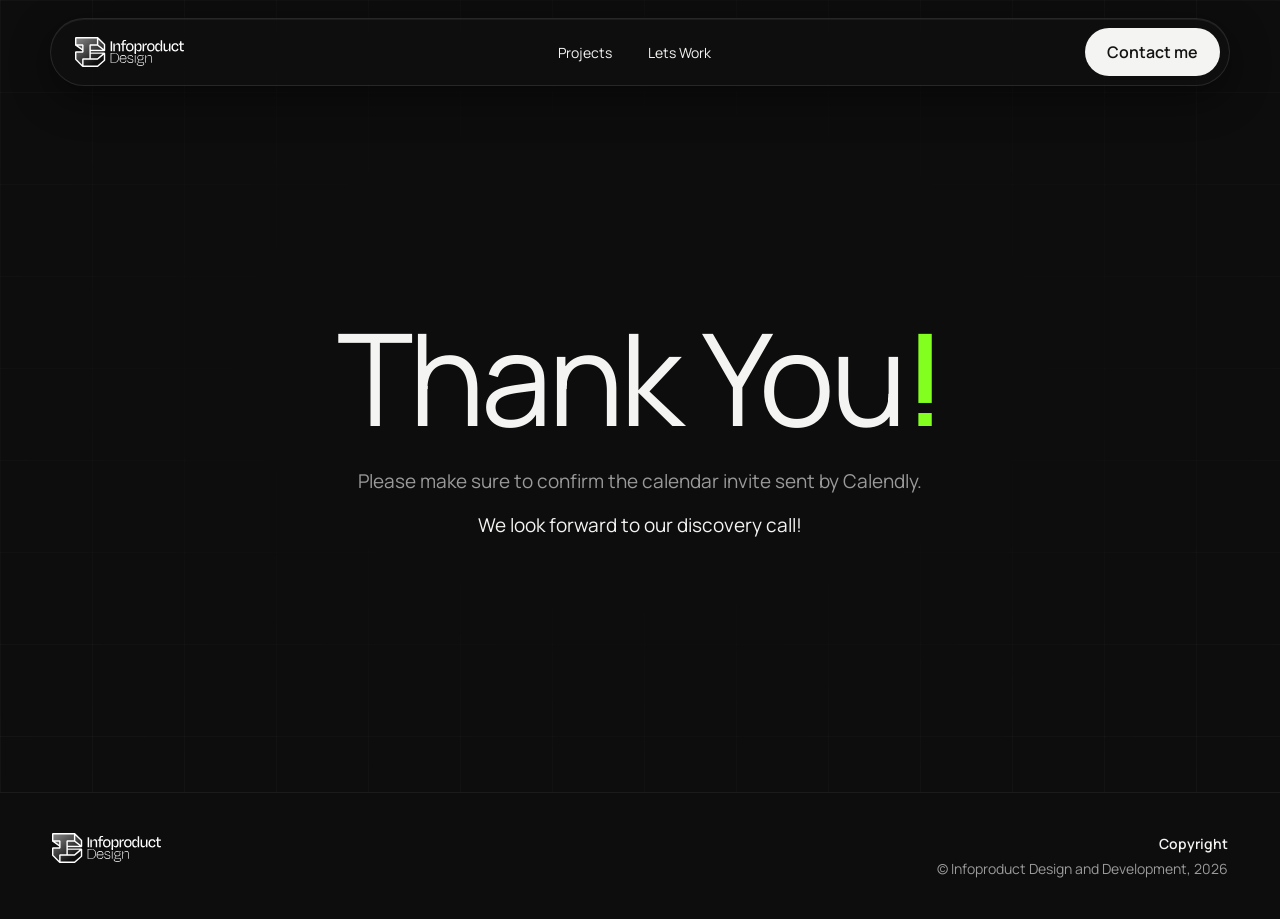
<file: thanks.html>
<!DOCTYPE html>
<html lang="en">
<head>
<meta charset="UTF-8" />
<meta name="viewport" content="width=device-width, initial-scale=1.0" />
<title>Thank You — Infoproduct Design</title>
<meta name="description" content="Please confirm the calendar invite sent by Calendly. We look forward to our discovery call." />
<meta name="robots" content="noindex" />
<link rel="preconnect" href="https://fonts.googleapis.com" />
<link rel="preconnect" href="https://fonts.gstatic.com" crossorigin />
<link href="https://fonts.googleapis.com/css2?family=Manrope:wght@400;600&display=swap" rel="stylesheet" />
<link rel="stylesheet" href="styles.css?v=v17-16d13e1" />
<!-- Meta Pixel Code -->
<script>
!function(f,b,e,v,n,t,s)
{if(f.fbq)return;n=f.fbq=function(){n.callMethod?
n.callMethod.apply(n,arguments):n.queue.push(arguments)};
if(!f._fbq)f._fbq=n;n.push=n;n.loaded=!0;n.version='2.0';
n.queue=[];t=b.createElement(e);t.async=!0;
t.src=v;s=b.getElementsByTagName(e)[0];
s.parentNode.insertBefore(t,s)}(window, document,'script',
'https://connect.facebook.net/en_US/fbevents.js');
fbq('init', '913102285202939');
fbq('track', 'PageView');
</script>
<noscript><img height="1" width="1" style="display:none"
src="https://www.facebook.com/tr?id=913102285202939&ev=PageView&noscript=1"
/></noscript>
<!-- End Meta Pixel Code -->
</head>

<body>

<!-- HEADER -->
<header class="site-header" id="siteHeader">
  <div class="header-inner">
    <a href="/" class="logo">
      <img src="assets/logo.svg" alt="Infoproduct Design" class="logo-img" />
    </a>
    <nav class="nav">
      <a href="/#work">Projects</a>
      <a href="/#experience">Lets Work</a>
    </nav>
    <a href="/#contact" class="btn btn-light">Contact me</a>
  </div>
</header>

<!-- THANK YOU -->
<main class="thanks">
  <div class="container">
    <h1 class="display thanks-title">
      <span class="line" data-anim><span>Thank You<em>!</em></span></span>
    </h1>
    <p class="thanks-body" data-anim style="--d:200ms">
      Please make sure to confirm the calendar invite sent by Calendly.
    </p>
    <p class="thanks-body strong" data-anim style="--d:320ms">
      We look forward to our discovery call!
    </p>
  </div>
</main>

<!-- FOOTER -->
<footer class="site-footer">
  <div class="container footer-inner">
    <a href="/" class="logo dark">
      <img src="assets/logo.svg" alt="Infoproduct Design" class="logo-img" />
    </a>
    <div class="copyright">
      <strong>Copyright</strong>
      <span>© Infoproduct Design and Development, 2026</span>
    </div>
  </div>
</footer>

<script src="script.js?v=v17-16d13e1"></script>
</body>
</html>
</file>
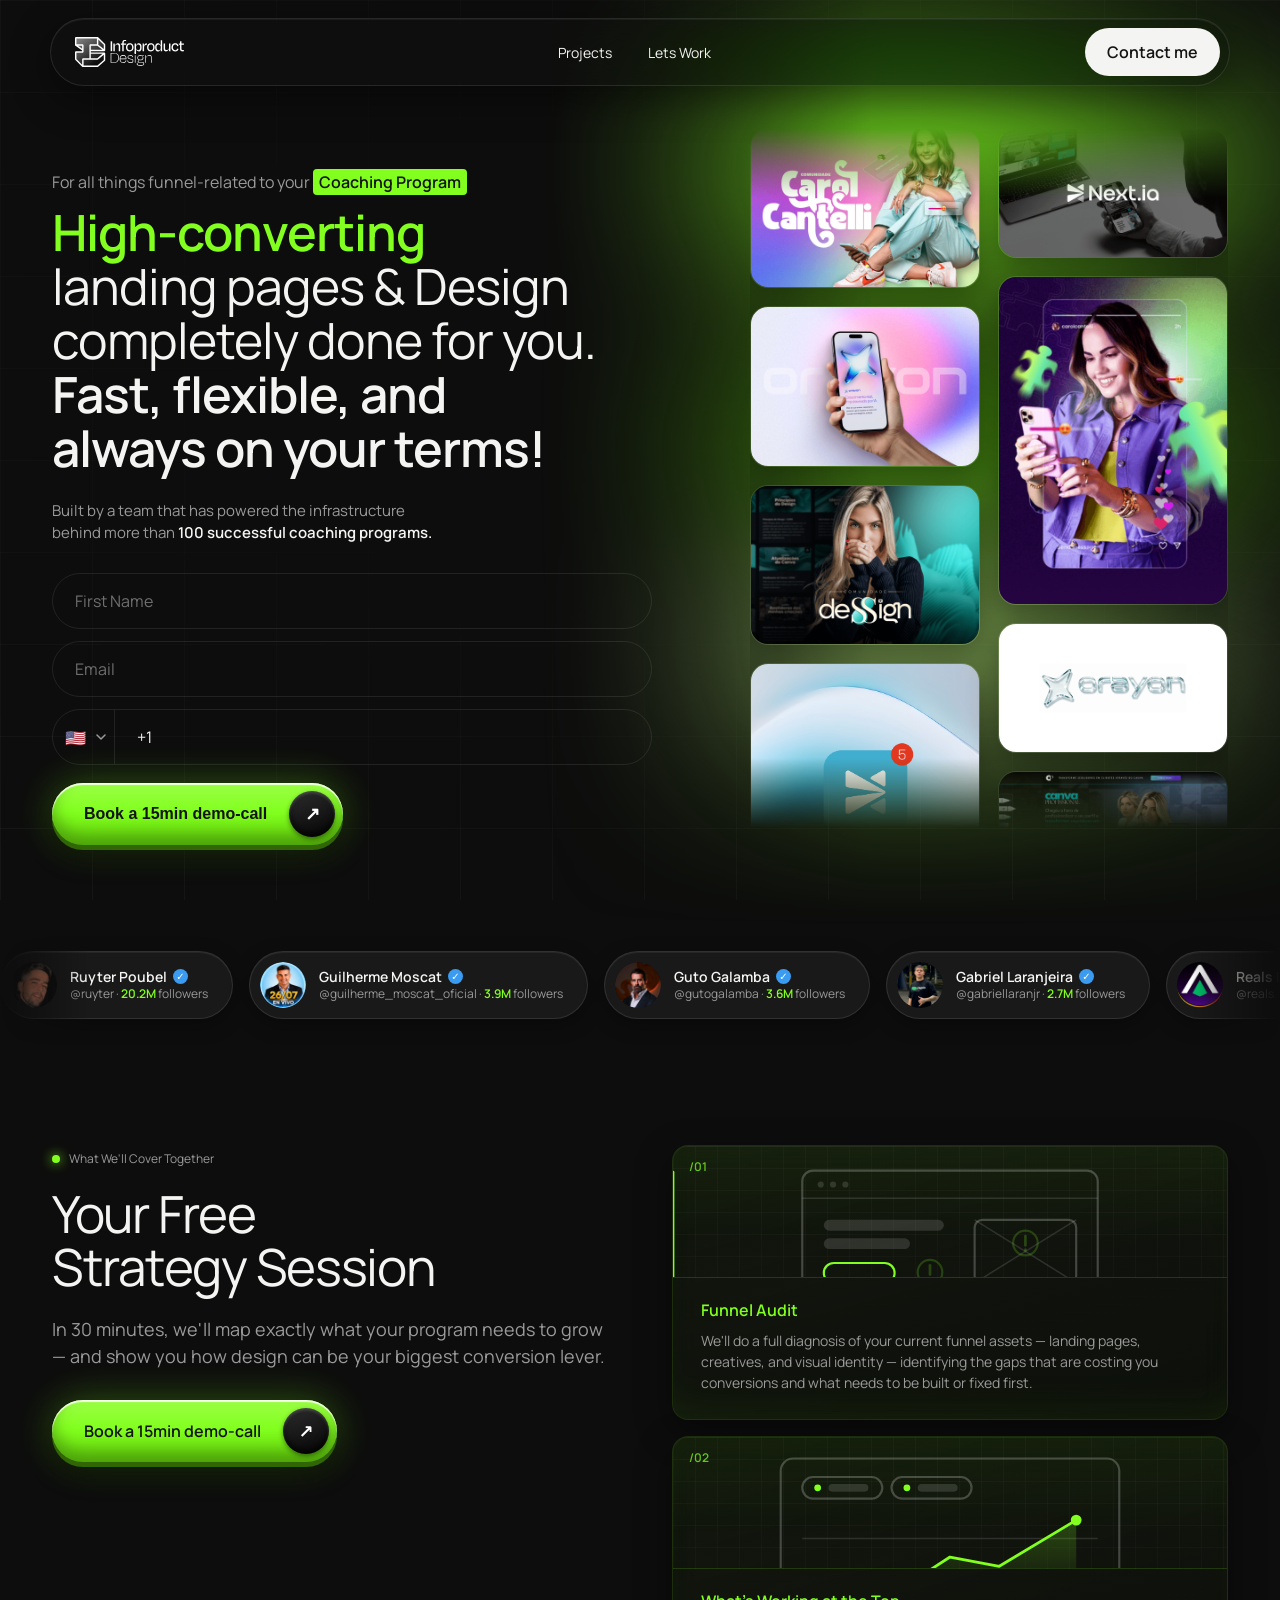
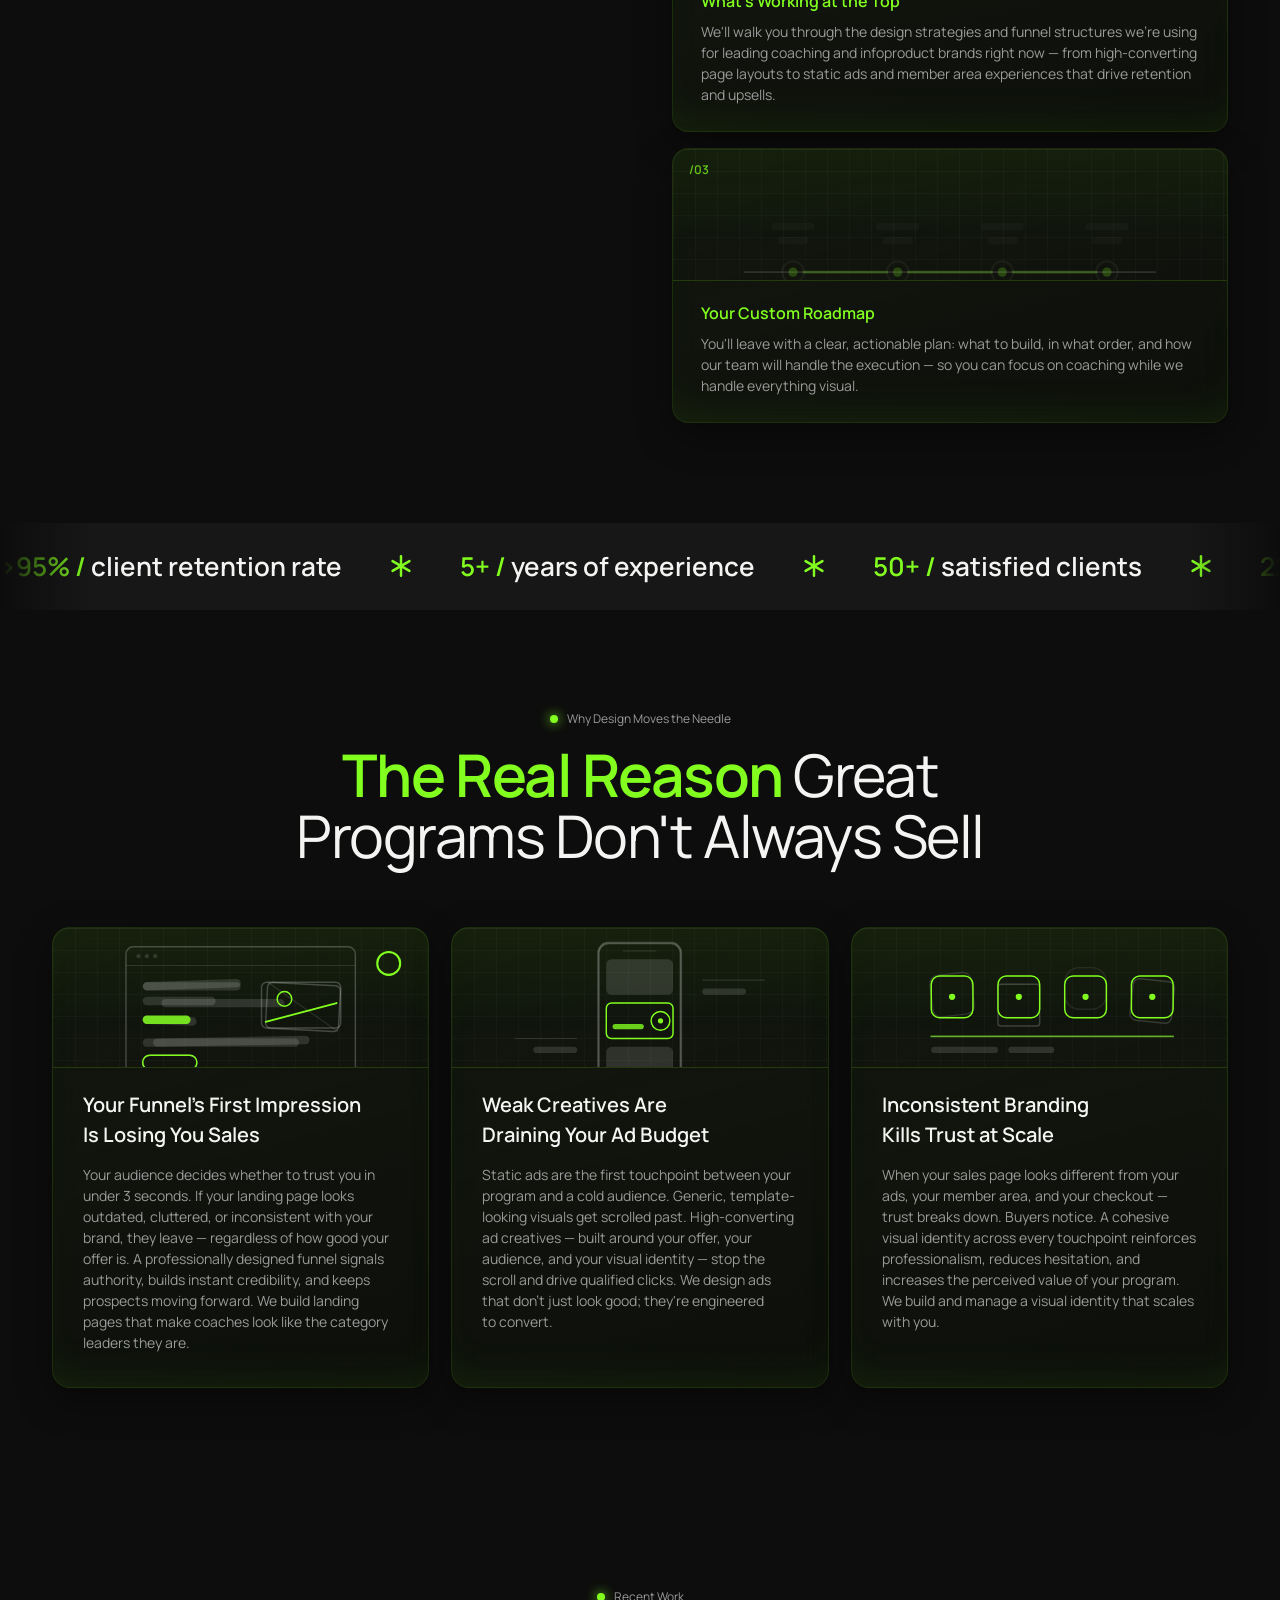
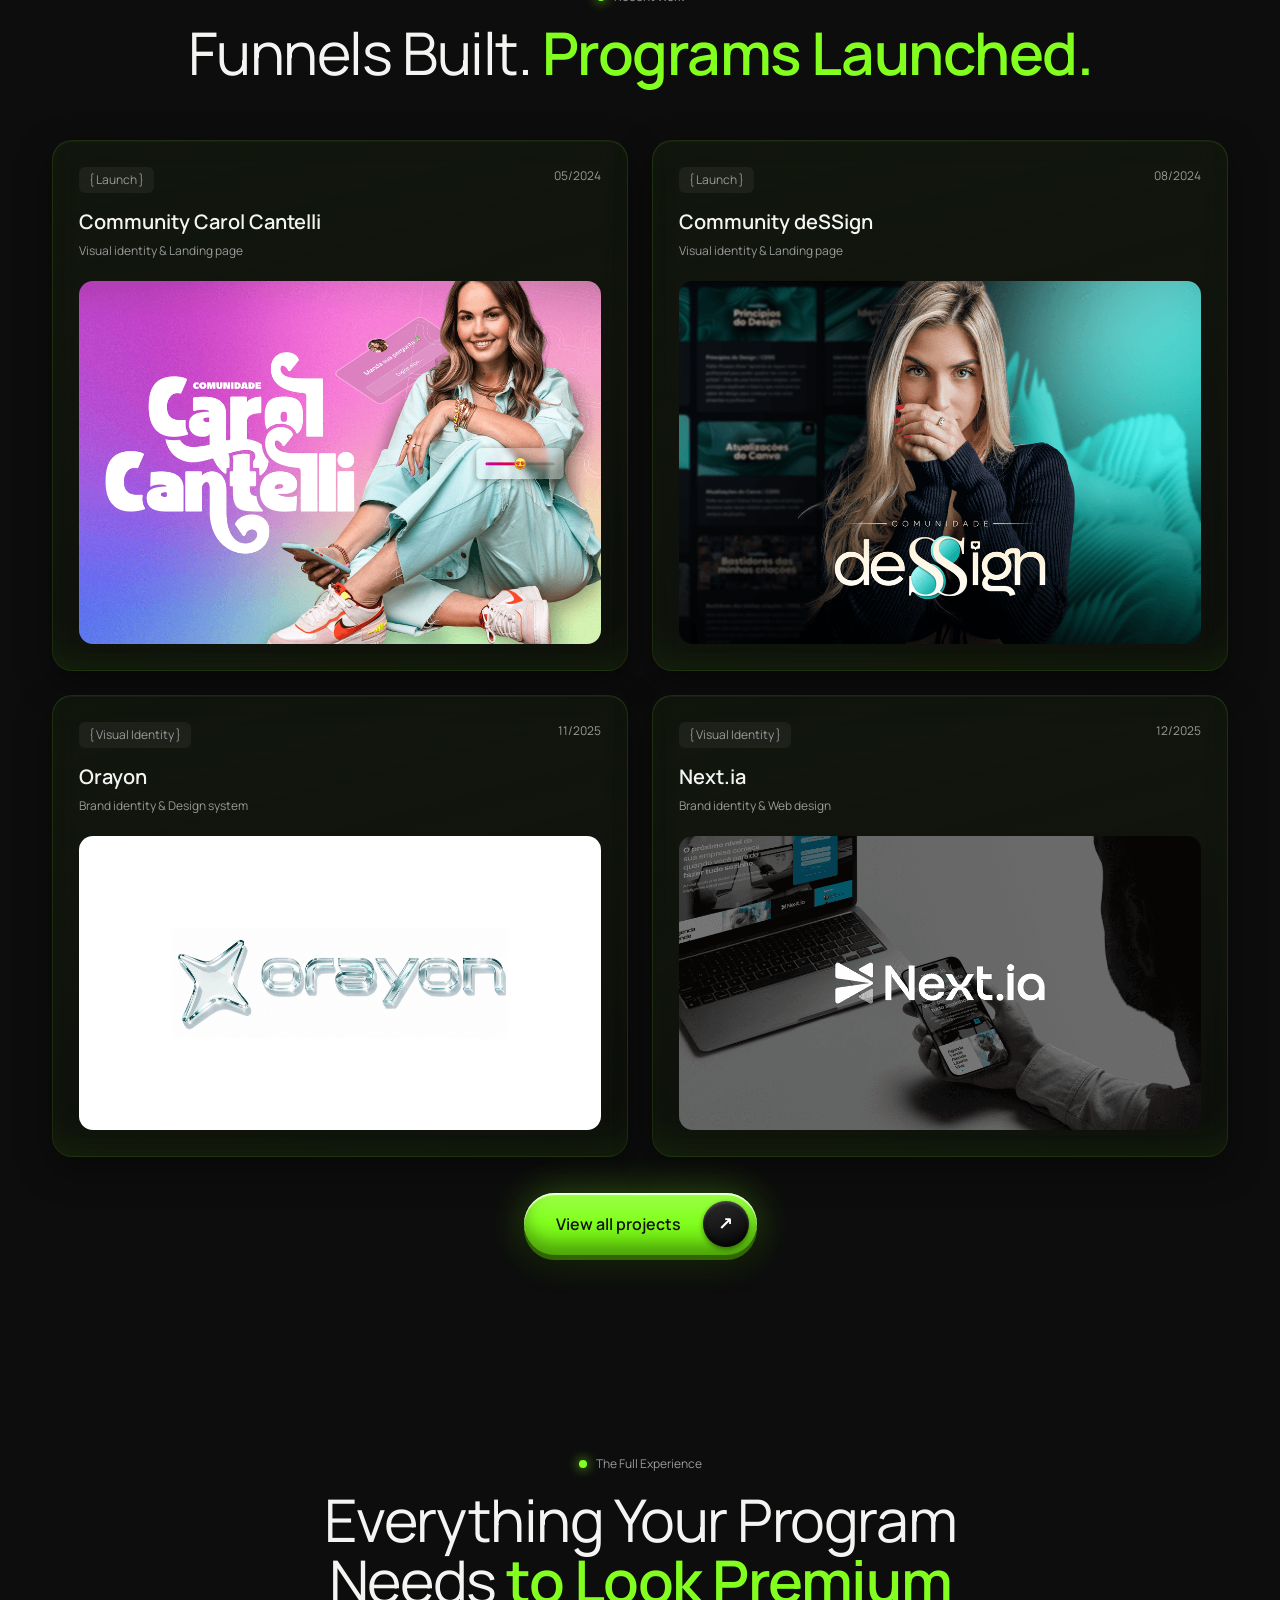
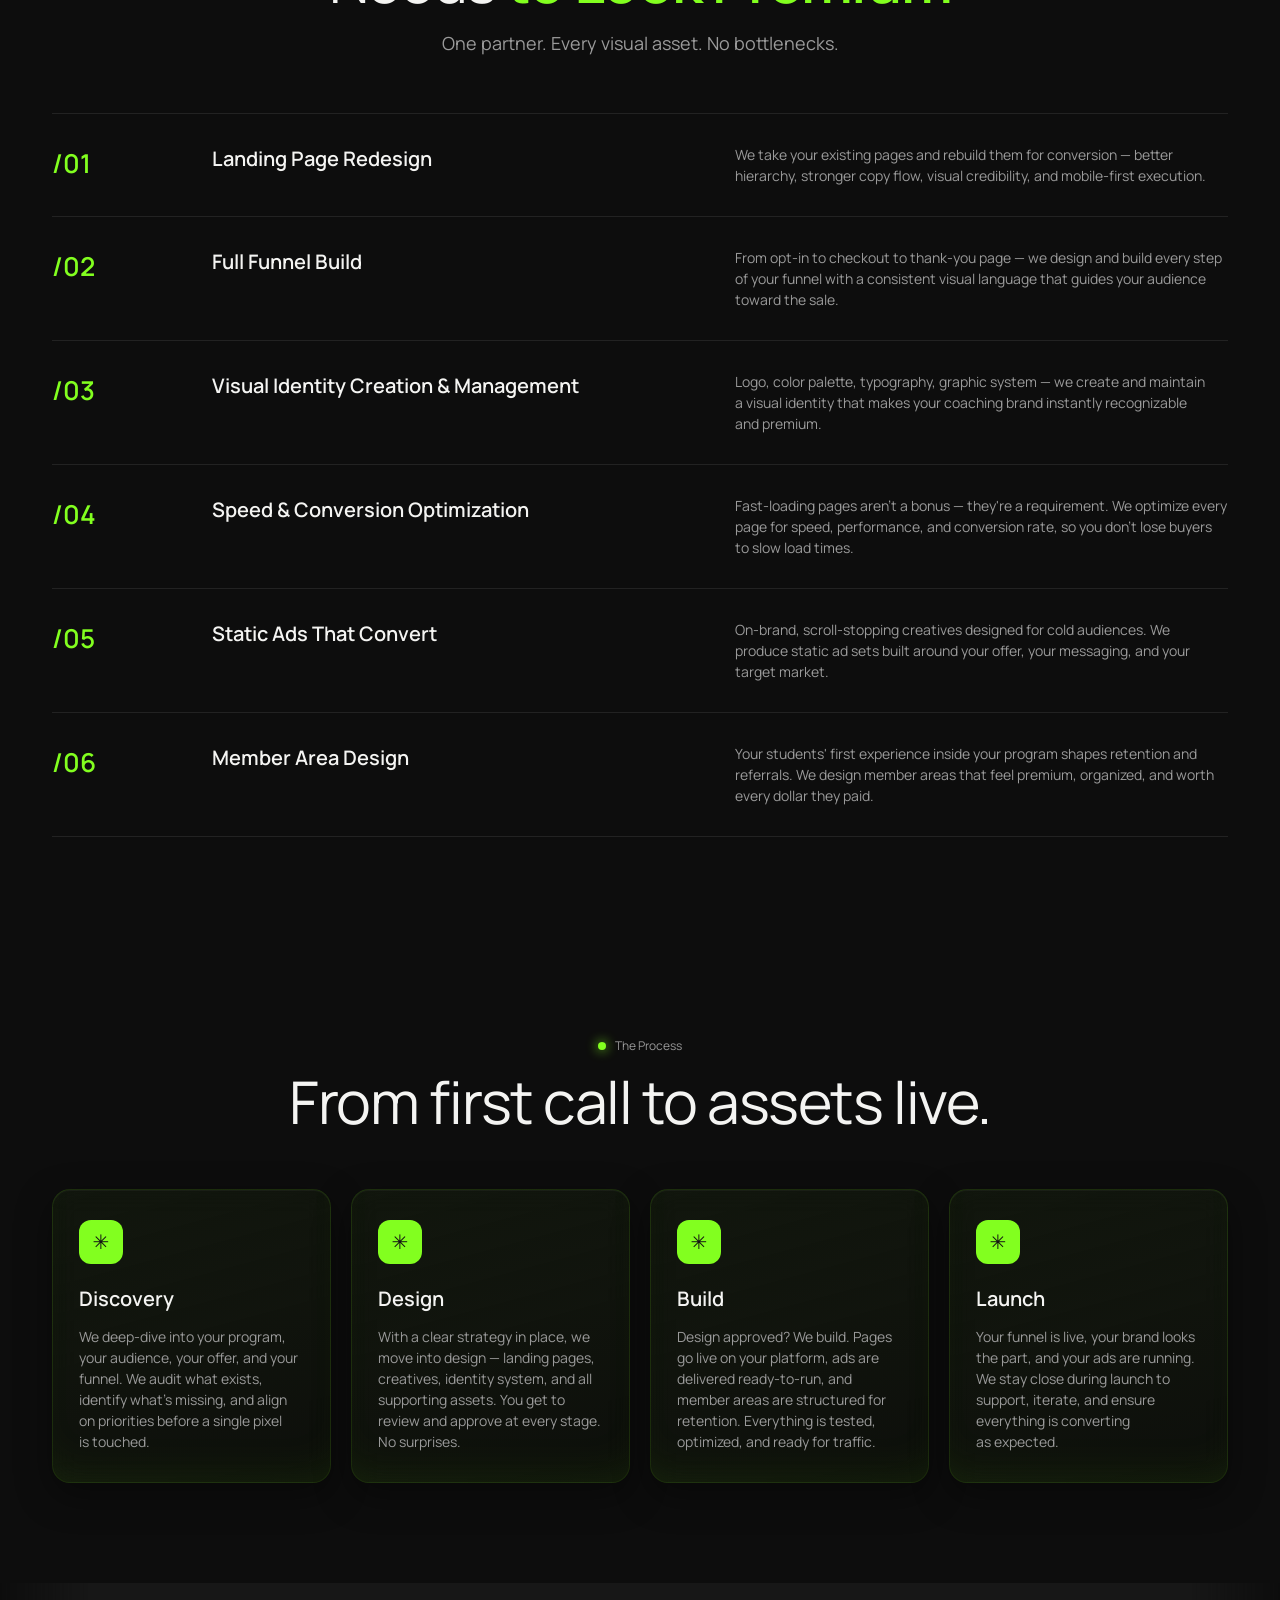
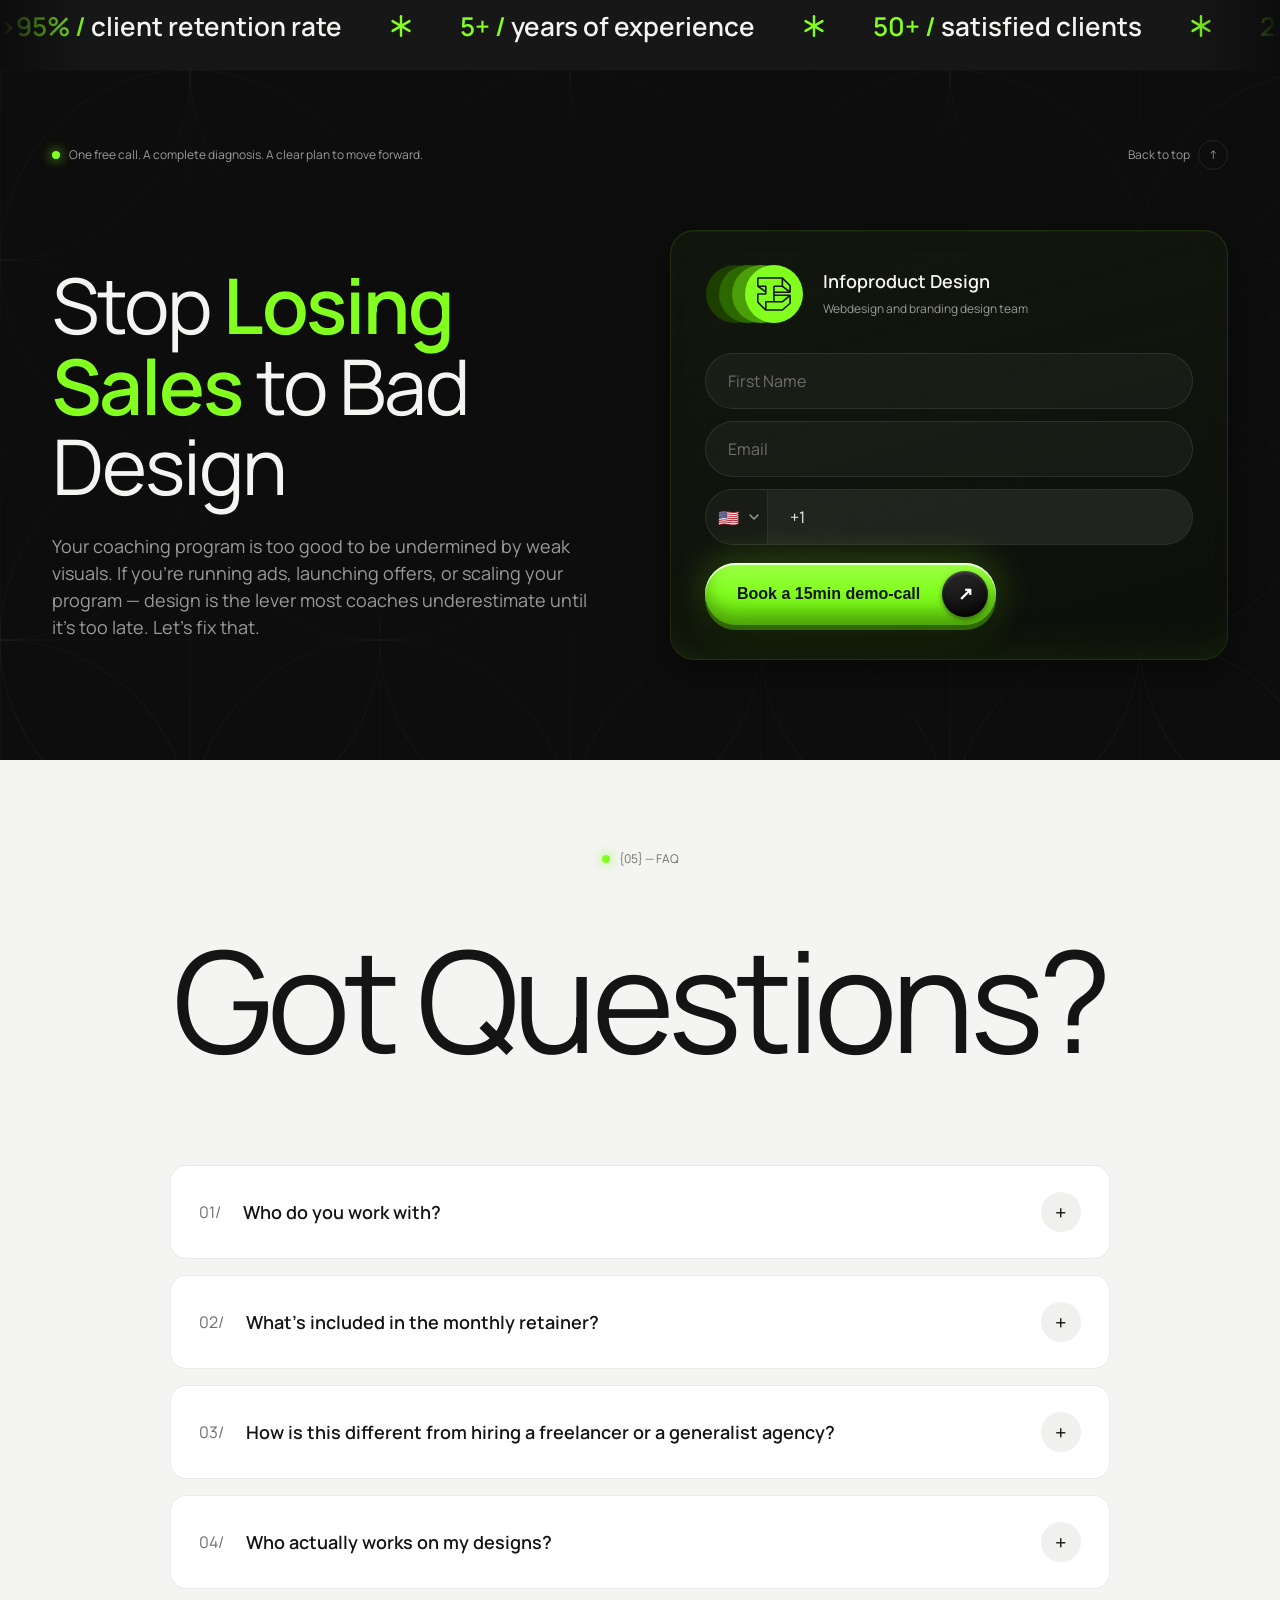
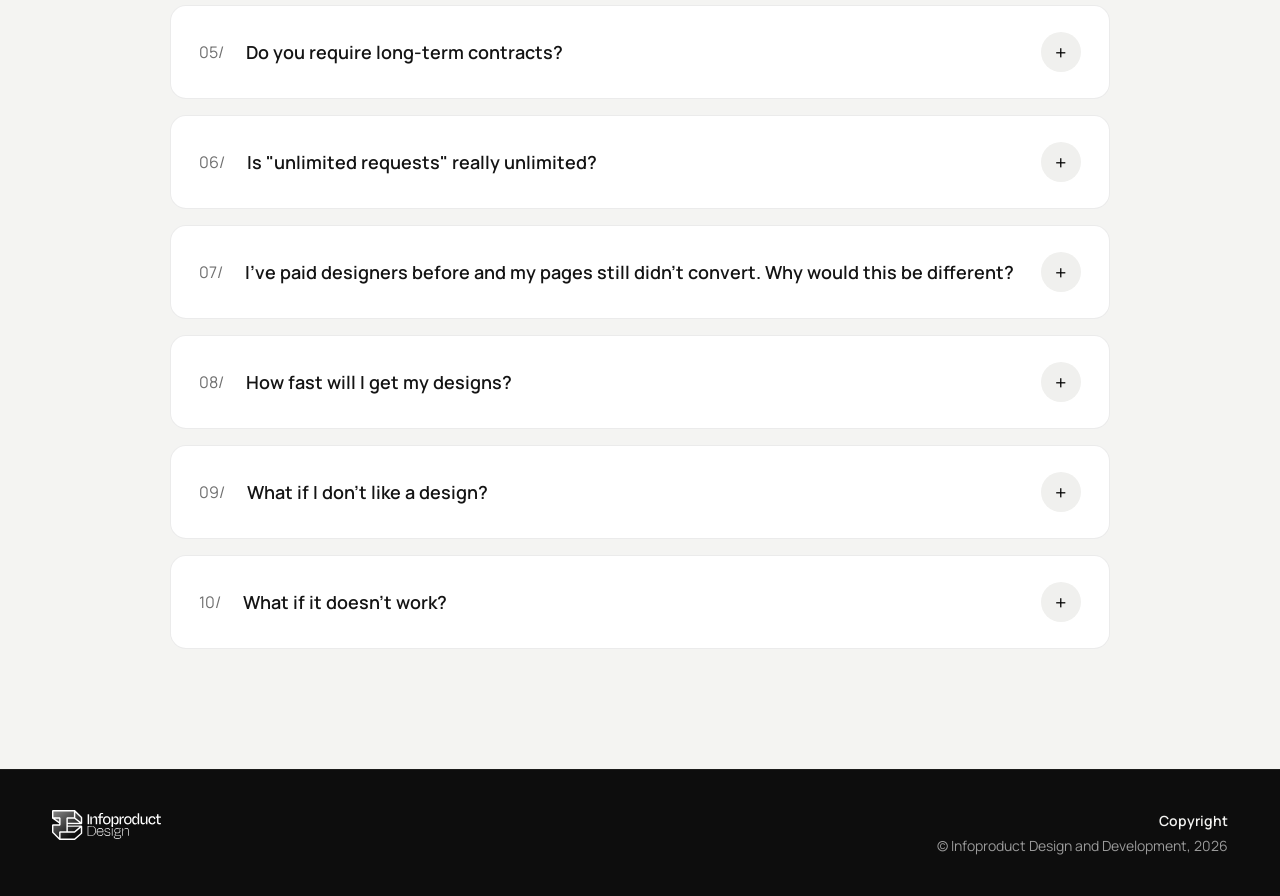
<file: v2.html>
<!DOCTYPE html>
<html lang="en">
<head>
<meta charset="UTF-8" />
<meta name="viewport" content="width=device-width, initial-scale=1.0" />
<title>Infoproduct Design (v2 backup)</title>
<meta name="robots" content="noindex" />
<meta name="description" content="For all things funnel-related to your Coaching Program. Endless high-converting landing pages & Design completely done for you." />
<meta property="og:title" content="Infoproduct Design — Endless high-converting landing pages" />
<meta property="og:description" content="For all things funnel-related to your Coaching Program. Design completely done for you." />
<meta property="og:image" content="assets/work-nextia.png" />
<link rel="preconnect" href="https://fonts.googleapis.com" />
<link rel="preconnect" href="https://fonts.gstatic.com" crossorigin />
<link href="https://fonts.googleapis.com/css2?family=Manrope:wght@400;600&display=swap" rel="stylesheet" />
<link rel="stylesheet" href="styles.css?v=v17-16d13e1" />
<!-- Meta Pixel Code -->
<script>
!function(f,b,e,v,n,t,s)
{if(f.fbq)return;n=f.fbq=function(){n.callMethod?
n.callMethod.apply(n,arguments):n.queue.push(arguments)};
if(!f._fbq)f._fbq=n;n.push=n;n.loaded=!0;n.version='2.0';
n.queue=[];t=b.createElement(e);t.async=!0;
t.src=v;s=b.getElementsByTagName(e)[0];
s.parentNode.insertBefore(t,s)}(window, document,'script',
'https://connect.facebook.net/en_US/fbevents.js');
fbq('init', '913102285202939');
fbq('track', 'PageView');
</script>
<noscript><img height="1" width="1" style="display:none"
src="https://www.facebook.com/tr?id=913102285202939&ev=PageView&noscript=1"
/></noscript>
<!-- End Meta Pixel Code -->
</head>

<body>

<!-- HEADER -->
<header class="site-header" id="siteHeader">
  <div class="header-inner">
    <a href="#" class="logo">
      <img src="assets/logo.svg" alt="Infoproduct Design" class="logo-img" />
    </a>
    <nav class="nav">
      <a href="#work">Projects</a>
      <a href="#experience">Lets Work</a>
    </nav>
    <a href="#contact" class="btn btn-light">Contact me</a>
  </div>
</header>

<!-- HERO -->
<section class="hero">
  <div class="hero-gradient" aria-hidden="true">
    <span class="aurora aurora-1"></span>
    <span class="aurora aurora-2"></span>
    <span class="aurora aurora-3"></span>
    <span class="aurora aurora-4"></span>
  </div>
  <div class="container hero-grid">
    <div class="hero-copy">
      <p class="eyebrow" data-anim>For all things funnel-related to your <mark class="hl">Coaching Program</mark></p>
      <h1 class="hero-title">
        <span class="line" data-anim><span><em>High-converting</em></span></span>
        <span class="line" data-anim><span>landing pages &amp; Design</span></span>
        <span class="line" data-anim><span>completely done for you.</span></span>
        <span class="line" data-anim><span><strong>Fast, flexible, and</strong></span></span>
        <span class="line" data-anim><span><strong>always on your terms!</strong></span></span>
      </h1>
      <h2 class="hero-sub" data-anim style="--d:500ms">Built by a team that has powered the infrastructure behind more than <strong>100 successful coaching programs.</strong></h2>
      <form class="lead-form" data-anim style="--d:720ms">
        <input type="text" placeholder="First Name" aria-label="First Name" required minlength="2" />
        <input type="email" placeholder="Email" aria-label="Email" required />
        <div class="phone-field">
          <div class="ddi-wrap">
            <span class="ddi-flag" aria-hidden="true">🇺🇸</span>
            <select class="ddi" aria-label="Country code"></select>
          </div>
          <input type="tel" placeholder="Phone Number" aria-label="Phone Number" required minlength="8" />
        </div>
        <button type="submit" class="btn btn-accent">
          Book a 15min demo-call
          <span class="arrow" aria-hidden="true"></span>
        </button>
      </form>
    </div>
    <div class="hero-media" data-anim style="--d:420ms">
      <div class="v-marquee">
        <div class="v-col v-col-up">
          <a href="projects/carol-cantelli.html" class="v-card"><img src="assets/work-carol-cantelli.png" alt="Community Carol Cantelli: vibrant launch identity" fetchpriority="high" /></a>
          <a href="projects/orayon.html" class="v-card"><img src="assets/gallery/orayon-2.png" alt="Orayon: visual identity detail" /></a>
          <a href="projects/stella-saderio.html" class="v-card"><img src="assets/work-stella-saderio.png" alt="Community deSSign: launch identity" fetchpriority="high" /></a>
          <a href="projects/nextia.html" class="v-card"><img src="assets/gallery/nextia-1.png" alt="Next.ia: brand application" /></a>
          <a href="projects/carol-cantelli.html" class="v-card" aria-hidden="true" tabindex="-1"><img src="assets/work-carol-cantelli.png" alt="" /></a>
          <a href="projects/orayon.html" class="v-card" aria-hidden="true" tabindex="-1"><img src="assets/gallery/orayon-2.png" alt="" /></a>
          <a href="projects/stella-saderio.html" class="v-card" aria-hidden="true" tabindex="-1"><img src="assets/work-stella-saderio.png" alt="" /></a>
          <a href="projects/nextia.html" class="v-card" aria-hidden="true" tabindex="-1"><img src="assets/gallery/nextia-1.png" alt="" /></a>
        </div>
        <div class="v-col v-col-down">
          <a href="projects/nextia.html" class="v-card"><img src="assets/work-nextia.png" alt="Next.ia: identity across laptop and mobile" fetchpriority="high" /></a>
          <a href="projects/carol-cantelli.html" class="v-card"><img src="assets/gallery/carol-4.png" alt="Community Carol Cantelli: social media creative" /></a>
          <a href="projects/orayon.html" class="v-card"><img src="assets/work-orayon.png" alt="Orayon: glass 3D logotype" /></a>
          <a href="projects/stella-saderio.html" class="v-card"><img src="assets/gallery/stella-2.png" alt="Community deSSign: identity detail" /></a>
          <a href="projects/nextia.html" class="v-card" aria-hidden="true" tabindex="-1"><img src="assets/work-nextia.png" alt="" /></a>
          <a href="projects/carol-cantelli.html" class="v-card" aria-hidden="true" tabindex="-1"><img src="assets/gallery/carol-4.png" alt="" /></a>
          <a href="projects/orayon.html" class="v-card" aria-hidden="true" tabindex="-1"><img src="assets/work-orayon.png" alt="" /></a>
          <a href="projects/stella-saderio.html" class="v-card" aria-hidden="true" tabindex="-1"><img src="assets/gallery/stella-2.png" alt="" /></a>
        </div>
      </div>
    </div>
  </div>
</section>

<!-- CLIENTS INSTAGRAM MARQUEE -->
<div class="marquee ig-marquee">
  <div class="marquee-track">
    <div class="ig-card">
      <img class="ig-photo" src="assets/clients/ruyter.png" alt="" loading="lazy" />
      <div class="ig-info">
        <span class="ig-name">Ruyter Poubel <span class="ig-verified" aria-hidden="true"></span></span>
        <span class="ig-sub">@ruyter · <b>20.2M</b> followers</span>
      </div>
    </div>
    <div class="ig-card">
      <img class="ig-photo" src="assets/clients/guilherme_moscat_oficial.png" alt="" loading="lazy" />
      <div class="ig-info">
        <span class="ig-name">Guilherme Moscat <span class="ig-verified" aria-hidden="true"></span></span>
        <span class="ig-sub">@guilherme_moscat_oficial · <b>3.9M</b> followers</span>
      </div>
    </div>
    <div class="ig-card">
      <img class="ig-photo" src="assets/clients/gutogalamba.png" alt="" loading="lazy" />
      <div class="ig-info">
        <span class="ig-name">Guto Galamba <span class="ig-verified" aria-hidden="true"></span></span>
        <span class="ig-sub">@gutogalamba · <b>3.6M</b> followers</span>
      </div>
    </div>
    <div class="ig-card">
      <img class="ig-photo" src="assets/clients/gabriellaranjr.png" alt="" loading="lazy" />
      <div class="ig-info">
        <span class="ig-name">Gabriel Laranjeira <span class="ig-verified" aria-hidden="true"></span></span>
        <span class="ig-sub">@gabriellaranjr · <b>2.7M</b> followers</span>
      </div>
    </div>
    <div class="ig-card">
      <img class="ig-photo" src="assets/clients/reals.bet.png" alt="" loading="lazy" />
      <div class="ig-info">
        <span class="ig-name">Reals Bet <span class="ig-verified" aria-hidden="true"></span></span>
        <span class="ig-sub">@reals.bet · <b>2.7M</b> followers</span>
      </div>
    </div>
    <div class="ig-card">
      <img class="ig-photo" src="assets/clients/heymubrasil.png" alt="" loading="lazy" />
      <div class="ig-info">
        <span class="ig-name">Hey!Mu</span>
        <span class="ig-sub">@heymubrasil · <b>1.3M</b> followers</span>
      </div>
    </div>
    <div class="ig-card">
      <img class="ig-photo" src="assets/clients/carolcantelli.png" alt="" loading="lazy" />
      <div class="ig-info">
        <span class="ig-name">Carol Cantelli <span class="ig-verified" aria-hidden="true"></span></span>
        <span class="ig-sub">@carolcantelli · <b>936K</b> followers</span>
      </div>
    </div>
    <div class="ig-card">
      <img class="ig-photo" src="assets/clients/aalfredoneto.png" alt="" loading="lazy" />
      <div class="ig-info">
        <span class="ig-name">Alfredo Neto <span class="ig-verified" aria-hidden="true"></span></span>
        <span class="ig-sub">@aalfredoneto · <b>697K</b> followers</span>
      </div>
    </div>
    <div class="ig-card">
      <img class="ig-photo" src="assets/clients/onovomercado.png" alt="" loading="lazy" />
      <div class="ig-info">
        <span class="ig-name">O Novo Mercado</span>
        <span class="ig-sub">@onovomercado · <b>674K</b> followers</span>
      </div>
    </div>
    <div class="ig-card">
      <img class="ig-photo" src="assets/clients/phdnoseua.png" alt="" loading="lazy" />
      <div class="ig-info">
        <span class="ig-name">PHDNOSEUA <span class="ig-verified" aria-hidden="true"></span></span>
        <span class="ig-sub">@phdnoseua · <b>568K</b> followers</span>
      </div>
    </div>
    <div class="ig-card">
      <img class="ig-photo" src="assets/clients/superbet_br.png" alt="" loading="lazy" />
      <div class="ig-info">
        <span class="ig-name">Superbet Brasil <span class="ig-verified" aria-hidden="true"></span></span>
        <span class="ig-sub">@superbet_br · <b>458K</b> followers</span>
      </div>
    </div>
    <div class="ig-card">
      <img class="ig-photo" src="assets/clients/caroldoscilios.png" alt="" loading="lazy" />
      <div class="ig-info">
        <span class="ig-name">Caroline Nicoletti</span>
        <span class="ig-sub">@caroldoscilios · <b>384K</b> followers</span>
      </div>
    </div>
    <div class="ig-card">
      <img class="ig-photo" src="assets/clients/stellasaderio.png" alt="" loading="lazy" />
      <div class="ig-info">
        <span class="ig-name">Stella Sadério <span class="ig-verified" aria-hidden="true"></span></span>
        <span class="ig-sub">@stellasaderio · <b>161K</b> followers</span>
      </div>
    </div>
    <div class="ig-card">
      <img class="ig-photo" src="assets/clients/ironbergbrasilia.png" alt="" loading="lazy" />
      <div class="ig-info">
        <span class="ig-name">Ironberg Brasília <span class="ig-verified" aria-hidden="true"></span></span>
        <span class="ig-sub">@ironbergbrasilia · <b>68K</b> followers</span>
      </div>
    </div>
    <div class="ig-card">
      <img class="ig-photo" src="assets/clients/brunoguerrab.png" alt="" loading="lazy" />
      <div class="ig-info">
        <span class="ig-name">Bruno Guerra <span class="ig-verified" aria-hidden="true"></span></span>
        <span class="ig-sub">@brunoguerrab · <b>55.1K</b> followers</span>
      </div>
    </div>
    <div class="ig-card">
      <img class="ig-photo" src="assets/clients/cayocosta.png" alt="" loading="lazy" />
      <div class="ig-info">
        <span class="ig-name">Cayo Costa <span class="ig-verified" aria-hidden="true"></span></span>
        <span class="ig-sub">@cayocosta · <b>15.9K</b> followers</span>
      </div>
    </div>
    <div class="ig-card">
      <img class="ig-photo" src="assets/clients/copydani.png" alt="" loading="lazy" />
      <div class="ig-info">
        <span class="ig-name">Daniel Silveira <span class="ig-verified" aria-hidden="true"></span></span>
        <span class="ig-sub">@copydani · <b>3,845</b> followers</span>
      </div>
    </div>
    <div class="ig-card">
      <img class="ig-photo" src="assets/clients/ruyter.png" alt="" loading="lazy" />
      <div class="ig-info">
        <span class="ig-name">Ruyter Poubel <span class="ig-verified" aria-hidden="true"></span></span>
        <span class="ig-sub">@ruyter · <b>20.2M</b> followers</span>
      </div>
    </div>
    <div class="ig-card">
      <img class="ig-photo" src="assets/clients/guilherme_moscat_oficial.png" alt="" loading="lazy" />
      <div class="ig-info">
        <span class="ig-name">Guilherme Moscat <span class="ig-verified" aria-hidden="true"></span></span>
        <span class="ig-sub">@guilherme_moscat_oficial · <b>3.9M</b> followers</span>
      </div>
    </div>
    <div class="ig-card">
      <img class="ig-photo" src="assets/clients/gutogalamba.png" alt="" loading="lazy" />
      <div class="ig-info">
        <span class="ig-name">Guto Galamba <span class="ig-verified" aria-hidden="true"></span></span>
        <span class="ig-sub">@gutogalamba · <b>3.6M</b> followers</span>
      </div>
    </div>
    <div class="ig-card">
      <img class="ig-photo" src="assets/clients/gabriellaranjr.png" alt="" loading="lazy" />
      <div class="ig-info">
        <span class="ig-name">Gabriel Laranjeira <span class="ig-verified" aria-hidden="true"></span></span>
        <span class="ig-sub">@gabriellaranjr · <b>2.7M</b> followers</span>
      </div>
    </div>
    <div class="ig-card">
      <img class="ig-photo" src="assets/clients/reals.bet.png" alt="" loading="lazy" />
      <div class="ig-info">
        <span class="ig-name">Reals Bet <span class="ig-verified" aria-hidden="true"></span></span>
        <span class="ig-sub">@reals.bet · <b>2.7M</b> followers</span>
      </div>
    </div>
    <div class="ig-card">
      <img class="ig-photo" src="assets/clients/heymubrasil.png" alt="" loading="lazy" />
      <div class="ig-info">
        <span class="ig-name">Hey!Mu</span>
        <span class="ig-sub">@heymubrasil · <b>1.3M</b> followers</span>
      </div>
    </div>
    <div class="ig-card">
      <img class="ig-photo" src="assets/clients/carolcantelli.png" alt="" loading="lazy" />
      <div class="ig-info">
        <span class="ig-name">Carol Cantelli <span class="ig-verified" aria-hidden="true"></span></span>
        <span class="ig-sub">@carolcantelli · <b>936K</b> followers</span>
      </div>
    </div>
    <div class="ig-card">
      <img class="ig-photo" src="assets/clients/aalfredoneto.png" alt="" loading="lazy" />
      <div class="ig-info">
        <span class="ig-name">Alfredo Neto <span class="ig-verified" aria-hidden="true"></span></span>
        <span class="ig-sub">@aalfredoneto · <b>697K</b> followers</span>
      </div>
    </div>
    <div class="ig-card">
      <img class="ig-photo" src="assets/clients/onovomercado.png" alt="" loading="lazy" />
      <div class="ig-info">
        <span class="ig-name">O Novo Mercado</span>
        <span class="ig-sub">@onovomercado · <b>674K</b> followers</span>
      </div>
    </div>
    <div class="ig-card">
      <img class="ig-photo" src="assets/clients/phdnoseua.png" alt="" loading="lazy" />
      <div class="ig-info">
        <span class="ig-name">PHDNOSEUA <span class="ig-verified" aria-hidden="true"></span></span>
        <span class="ig-sub">@phdnoseua · <b>568K</b> followers</span>
      </div>
    </div>
    <div class="ig-card">
      <img class="ig-photo" src="assets/clients/superbet_br.png" alt="" loading="lazy" />
      <div class="ig-info">
        <span class="ig-name">Superbet Brasil <span class="ig-verified" aria-hidden="true"></span></span>
        <span class="ig-sub">@superbet_br · <b>458K</b> followers</span>
      </div>
    </div>
    <div class="ig-card">
      <img class="ig-photo" src="assets/clients/caroldoscilios.png" alt="" loading="lazy" />
      <div class="ig-info">
        <span class="ig-name">Caroline Nicoletti</span>
        <span class="ig-sub">@caroldoscilios · <b>384K</b> followers</span>
      </div>
    </div>
    <div class="ig-card">
      <img class="ig-photo" src="assets/clients/stellasaderio.png" alt="" loading="lazy" />
      <div class="ig-info">
        <span class="ig-name">Stella Sadério <span class="ig-verified" aria-hidden="true"></span></span>
        <span class="ig-sub">@stellasaderio · <b>161K</b> followers</span>
      </div>
    </div>
    <div class="ig-card">
      <img class="ig-photo" src="assets/clients/ironbergbrasilia.png" alt="" loading="lazy" />
      <div class="ig-info">
        <span class="ig-name">Ironberg Brasília <span class="ig-verified" aria-hidden="true"></span></span>
        <span class="ig-sub">@ironbergbrasilia · <b>68K</b> followers</span>
      </div>
    </div>
    <div class="ig-card">
      <img class="ig-photo" src="assets/clients/brunoguerrab.png" alt="" loading="lazy" />
      <div class="ig-info">
        <span class="ig-name">Bruno Guerra <span class="ig-verified" aria-hidden="true"></span></span>
        <span class="ig-sub">@brunoguerrab · <b>55.1K</b> followers</span>
      </div>
    </div>
    <div class="ig-card">
      <img class="ig-photo" src="assets/clients/cayocosta.png" alt="" loading="lazy" />
      <div class="ig-info">
        <span class="ig-name">Cayo Costa <span class="ig-verified" aria-hidden="true"></span></span>
        <span class="ig-sub">@cayocosta · <b>15.9K</b> followers</span>
      </div>
    </div>
    <div class="ig-card">
      <img class="ig-photo" src="assets/clients/copydani.png" alt="" loading="lazy" />
      <div class="ig-info">
        <span class="ig-name">Daniel Silveira <span class="ig-verified" aria-hidden="true"></span></span>
        <span class="ig-sub">@copydani · <b>3,845</b> followers</span>
      </div>
    </div>
  </div>
</div>

<!-- STRATEGY SESSION -->
<section class="section strategy" id="experience">
  <div class="container strategy-grid">
    <div class="strategy-copy">
      <p class="section-tag" data-anim><span class="dot"></span> What We'll Cover Together</p>
      <h2 class="display">
        <span class="line" data-anim><span>Your Free</span></span>
        <span class="line" data-anim><span>Strategy Session</span></span>
      </h2>
      <p class="lead" data-anim>In 30 minutes, we'll map exactly what your program needs to grow — and show you how design can be your biggest conversion lever.</p>
      <a href="#contact" class="btn btn-accent" data-anim>
        Book a 15min demo-call
        <span class="arrow" aria-hidden="true"></span>
      </a>
    </div>
    <div class="strategy-cards">
      <article class="cover-card" data-anim>
        <div class="cover-scene" aria-hidden="true">
          <span class="cover-num">/01</span>
          <svg viewBox="0 0 360 132" preserveAspectRatio="xMidYMin slice">
            <defs>
              <linearGradient id="scanGrad" x1="0" y1="0" x2="1" y2="0">
                <stop offset="0" stop-color="#82FF1F" stop-opacity="0" />
                <stop offset="1" stop-color="#82FF1F" stop-opacity=".28" />
              </linearGradient>
            </defs>
            <rect class="s-line" x="84" y="16" width="192" height="130" rx="7" />
            <line class="s-dimline" x1="84" y1="34" x2="276" y2="34" />
            <circle class="s-dim" cx="96" cy="25" r="2" /><circle class="s-dim" cx="104" cy="25" r="2" /><circle class="s-dim" cx="112" cy="25" r="2" />
            <rect class="s-dim" x="98" y="48" width="78" height="7" rx="3.5" />
            <rect class="s-dim" x="98" y="60" width="56" height="7" rx="3.5" />
            <rect class="s-green-line" x="98" y="76" width="46" height="13" rx="6.5" />
            <rect class="s-line" x="196" y="48" width="66" height="41" rx="5" />
            <line class="s-dimline" x1="196" y1="48" x2="262" y2="89" />
            <line class="s-dimline" x1="262" y1="48" x2="196" y2="89" />
            <rect class="s-dim" x="98" y="102" width="164" height="7" rx="3.5" />
            <rect class="s-dim" x="98" y="114" width="118" height="7" rx="3.5" />
            <g class="s-scan">
              <rect x="-20" y="17" width="20" height="128" fill="url(#scanGrad)" />
              <line class="s-green" x1="0" y1="17" x2="0" y2="145" stroke-width="1.4" />
            </g>
            <g class="s-issue">
              <circle class="s-green-line" cx="167" cy="82" r="8" />
              <line class="s-green" x1="167" y1="77.5" x2="167" y2="83.5" />
              <circle class="s-greenfill" cx="167" cy="86.5" r="1" />
            </g>
            <g class="s-issue" style="--bd:1.4s">
              <circle class="s-green-line" cx="229" cy="63" r="8" />
              <line class="s-green" x1="229" y1="58.5" x2="229" y2="64.5" />
              <circle class="s-greenfill" cx="229" cy="67.5" r="1" />
            </g>
          </svg>
        </div>
        <h3>Funnel Audit</h3>
        <p>We'll do a full diagnosis of your current funnel assets — landing pages, creatives, and visual identity — identifying the gaps that are costing you conversions and what needs to be built or fixed first.</p>
      </article>
      <article class="cover-card" data-anim>
        <div class="cover-scene" aria-hidden="true">
          <span class="cover-num">/02</span>
          <svg viewBox="0 0 360 132" preserveAspectRatio="xMidYMin slice">
            <defs>
              <linearGradient id="areaGrad" x1="0" y1="0" x2="0" y2="1">
                <stop offset="0" stop-color="#82FF1F" stop-opacity=".22" />
                <stop offset="1" stop-color="#82FF1F" stop-opacity="0" />
              </linearGradient>
            </defs>
            <rect class="s-line" x="70" y="14" width="220" height="132" rx="8" />
            <rect class="s-line" x="84" y="26" width="52" height="14" rx="7" />
            <circle class="s-greenfill" cx="94" cy="33" r="2.2" />
            <rect class="s-dim" x="101" y="30.5" width="26" height="5" rx="2.5" />
            <rect class="s-line" x="142" y="26" width="52" height="14" rx="7" />
            <circle class="s-greenfill" cx="152" cy="33" r="2.2" />
            <rect class="s-dim" x="159" y="30.5" width="26" height="5" rx="2.5" />
            <line class="s-dimline" x1="84" y1="66" x2="276" y2="66" />
            <line class="s-dimline" x1="84" y1="86" x2="276" y2="86" />
            <line class="s-dimline" x1="84" y1="106" x2="276" y2="106" />
            <path class="area-fill" d="M84 106 L120 96 L146 100 L180 78 L212 84 L262 54 L262 106 Z" fill="url(#areaGrad)" />
            <path class="s-green viz-draw" d="M84 106 L120 96 L146 100 L180 78 L212 84 L262 54" />
            <circle class="s-greenfill viz-pulse" cx="262" cy="54" r="3.5" />
          </svg>
        </div>
        <h3>What's Working at the Top</h3>
        <p>We'll walk you through the design strategies and funnel structures we're using for leading coaching and infoproduct brands right now — from high-converting page layouts to static ads and member area experiences that drive retention and upsells.</p>
      </article>
      <article class="cover-card" data-anim>
        <div class="cover-scene" aria-hidden="true">
          <span class="cover-num">/03</span>
          <svg viewBox="0 0 360 132" preserveAspectRatio="xMidYMin slice">
            <line class="s-dimline" x1="46" y1="80" x2="314" y2="80" />
            <g class="road-step">
              <rect class="s-dim" x="64" y="48" width="28" height="5" rx="2.5" />
              <rect class="s-dim" x="68" y="57" width="20" height="5" rx="2.5" />
              <circle class="s-line" cx="78" cy="80" r="7" />
              <circle class="s-greenfill" cx="78" cy="80" r="3" />
            </g>
            <line class="s-green road-step" style="--rd:.8s" x1="85" y1="80" x2="139" y2="80" />
            <g class="road-step" style="--rd:1.6s">
              <rect class="s-dim" x="132" y="48" width="28" height="5" rx="2.5" />
              <rect class="s-dim" x="136" y="57" width="20" height="5" rx="2.5" />
              <circle class="s-line" cx="146" cy="80" r="7" />
              <circle class="s-greenfill" cx="146" cy="80" r="3" />
            </g>
            <line class="s-green road-step" style="--rd:2.4s" x1="153" y1="80" x2="207" y2="80" />
            <g class="road-step" style="--rd:3.2s">
              <rect class="s-dim" x="200" y="48" width="28" height="5" rx="2.5" />
              <rect class="s-dim" x="204" y="57" width="20" height="5" rx="2.5" />
              <circle class="s-line" cx="214" cy="80" r="7" />
              <circle class="s-greenfill" cx="214" cy="80" r="3" />
            </g>
            <line class="s-green road-step" style="--rd:4s" x1="221" y1="80" x2="275" y2="80" />
            <g class="road-step" style="--rd:4.8s">
              <rect class="s-dim" x="268" y="48" width="28" height="5" rx="2.5" />
              <rect class="s-dim" x="272" y="57" width="20" height="5" rx="2.5" />
              <circle class="s-line" cx="282" cy="80" r="7" />
              <circle class="s-greenfill viz-pulse" cx="282" cy="80" r="3" />
            </g>
          </svg>
        </div>
        <h3>Your Custom Roadmap</h3>
        <p>You'll leave with a clear, actionable plan: what to build, in what order, and how our team will handle the execution — so you can focus on coaching while we handle everything visual.</p>
      </article>
    </div>
  </div>
</section>

<!-- STATS MARQUEE -->
<div class="marquee" aria-hidden="true">
  <div class="marquee-track">
    <span class="m-stat"><b>&gt;95% /</b> client retention rate</span><span class="m-sep"></span>
    <span class="m-stat"><b>5+ /</b> years of experience</span><span class="m-sep"></span>
    <span class="m-stat"><b>50+ /</b> satisfied clients</span><span class="m-sep"></span>
    <span class="m-stat"><b>2200 /</b> projects finished</span><span class="m-sep"></span>
    <span class="m-stat"><b>&gt;95% /</b> client retention rate</span><span class="m-sep"></span>
    <span class="m-stat"><b>5+ /</b> years of experience</span><span class="m-sep"></span>
    <span class="m-stat"><b>50+ /</b> satisfied clients</span><span class="m-sep"></span>
    <span class="m-stat"><b>2200 /</b> projects finished</span><span class="m-sep"></span>
  </div>
</div>

<!-- WHY DESIGN -->
<section class="section why">
  <div class="container">
    <p class="section-tag center" data-anim><span class="dot"></span> Why Design Moves the Needle</p>
    <h2 class="display center big-heading">
      <span class="line" data-anim><span><em>The Real Reason</em> Great</span></span>
      <span class="line" data-anim><span>Programs Don't Always Sell</span></span>
    </h2>
    <div class="why-grid">
      <article class="why-card" data-anim>
        <div class="cover-scene" aria-hidden="true">
          <svg viewBox="0 0 360 140" preserveAspectRatio="xMidYMin slice">
            <rect class="s-line" x="70" y="18" width="220" height="130" rx="7" />
            <line class="s-dimline" x1="70" y1="36" x2="290" y2="36" />
            <circle class="s-dim" cx="82" cy="27" r="2" /><circle class="s-dim" cx="90" cy="27" r="2" /><circle class="s-dim" cx="98" cy="27" r="2" />
            <g class="ba-before">
              <rect class="s-dim" x="86" y="52" width="94" height="8" rx="4" transform="rotate(-2 86 52)" />
              <rect class="s-dim" x="104" y="68" width="118" height="8" rx="4" />
              <rect class="s-dim" x="86" y="84" width="52" height="8" rx="4" transform="rotate(2 86 84)" />
              <rect class="s-line" x="206" y="52" width="70" height="44" rx="5" transform="rotate(3 206 52)" />
              <line class="s-dimline" x1="206" y1="52" x2="276" y2="96" transform="rotate(3 206 52)" />
              <rect class="s-dim" x="96" y="106" width="150" height="8" rx="4" transform="rotate(-1 96 106)" />
              <rect class="s-line" x="86" y="122" width="52" height="14" rx="7" />
            </g>
            <g class="ba-after">
              <rect class="s-dim" x="86" y="52" width="94" height="8" rx="4" />
              <rect class="s-dim" x="86" y="66" width="70" height="8" rx="4" />
              <rect class="s-greenfill" x="86" y="84" width="46" height="8" rx="4" opacity=".85" />
              <rect class="s-line" x="200" y="52" width="76" height="44" rx="5" />
              <circle class="s-green-line" cx="222" cy="68" r="7" />
              <line class="s-green" x1="204" y1="90" x2="272" y2="72" />
              <rect class="s-dim" x="86" y="106" width="150" height="8" rx="4" />
              <rect class="s-green-line" x="86" y="122" width="52" height="14" rx="7" />
            </g>
            <circle class="s-dimline" cx="322" cy="34" r="11" fill="none" />
            <circle class="s-green timer-arc" cx="322" cy="34" r="11" />
          </svg>
        </div>
        <h3>Your Funnel's First Impression Is Losing You Sales</h3>
        <p>Your audience decides whether to trust you in under 3 seconds. If your landing page looks outdated, cluttered, or inconsistent with your brand, they leave — regardless of how good your offer is. A professionally designed funnel signals authority, builds instant credibility, and keeps prospects moving forward. We build landing pages that make coaches look like the category leaders they are.</p>
      </article>
      <article class="why-card" data-anim>
        <div class="cover-scene" aria-hidden="true">
          <svg viewBox="0 0 360 140" preserveAspectRatio="xMidYMin slice">
            <defs>
              <clipPath id="phoneClip"><rect x="142" y="16" width="76" height="136" rx="9" /></clipPath>
            </defs>
            <rect class="s-line" x="140" y="14" width="80" height="140" rx="10" />
            <line class="s-dimline" x1="164" y1="22" x2="196" y2="22" />
            <g class="feed-scroll" clip-path="url(#phoneClip)">
              <rect class="s-dim" x="148" y="30" width="64" height="34" rx="5" />
              <rect class="s-line ad-hot" x="148" y="72" width="64" height="34" rx="5" />
              <rect class="s-greenfill" x="154" y="92" width="30" height="5" rx="2.5" opacity=".8" />
              <rect class="s-dim" x="148" y="114" width="64" height="34" rx="5" />
              <rect class="s-dim" x="148" y="156" width="64" height="34" rx="5" />
              <rect class="s-line ad-hot" x="148" y="198" width="64" height="34" rx="5" />
              <rect class="s-greenfill" x="154" y="218" width="30" height="5" rx="2.5" opacity=".8" />
              <rect class="s-dim" x="148" y="240" width="64" height="34" rx="5" />
            </g>
            <rect class="s-scrn" x="141" y="15" width="78" height="138" rx="9" />
            <circle class="s-green-line viz-pulse" cx="200" cy="89" r="9" />
            <circle class="s-greenfill" cx="200" cy="89" r="2.5" />
            <line class="s-dimline" x1="240" y1="50" x2="300" y2="50" />
            <rect class="s-dim" x="240" y="58" width="42" height="6" rx="3" />
            <line class="s-dimline" x1="60" y1="106" x2="120" y2="106" />
            <rect class="s-dim" x="78" y="114" width="42" height="6" rx="3" />
          </svg>
        </div>
        <h3>Weak Creatives Are Draining Your Ad Budget</h3>
        <p>Static ads are the first touchpoint between your program and a cold audience. Generic, template-looking visuals get scrolled past. High-converting ad creatives — built around your offer, your audience, and your visual identity — stop the scroll and drive qualified clicks. We design ads that don't just look good; they're engineered to convert.</p>
      </article>
      <article class="why-card" data-anim>
        <div class="cover-scene" aria-hidden="true">
          <svg viewBox="0 0 360 140" preserveAspectRatio="xMidYMin slice">
            <g class="ba-before">
              <rect class="s-line" x="76" y="44" width="40" height="40" rx="8" transform="rotate(-7 96 64)" opacity=".55" />
              <rect class="s-line" x="140" y="54" width="40" height="40" rx="3" opacity=".85" />
              <rect class="s-line" x="204" y="38" width="40" height="40" rx="14" opacity=".35" />
              <rect class="s-line" x="268" y="50" width="40" height="40" rx="6" transform="rotate(6 288 70)" opacity=".7" />
            </g>
            <g class="ba-after">
              <rect class="s-green-line" x="76" y="46" width="40" height="40" rx="8" />
              <circle class="s-greenfill" cx="96" cy="66" r="3" />
              <rect class="s-green-line" x="140" y="46" width="40" height="40" rx="8" />
              <circle class="s-greenfill" cx="160" cy="66" r="3" />
              <rect class="s-green-line" x="204" y="46" width="40" height="40" rx="8" />
              <circle class="s-greenfill" cx="224" cy="66" r="3" />
              <rect class="s-green-line" x="268" y="46" width="40" height="40" rx="8" />
              <circle class="s-greenfill" cx="288" cy="66" r="3" />
              <line class="s-green" x1="76" y1="104" x2="308" y2="104" opacity=".6" />
            </g>
            <line class="s-dimline" x1="76" y1="104" x2="308" y2="104" />
            <rect class="s-dim" x="76" y="114" width="64" height="6" rx="3" />
            <rect class="s-dim" x="150" y="114" width="44" height="6" rx="3" />
          </svg>
        </div>
        <h3>Inconsistent Branding Kills Trust at Scale</h3>
        <p>When your sales page looks different from your ads, your member area, and your checkout — trust breaks down. Buyers notice. A cohesive visual identity across every touchpoint reinforces professionalism, reduces hesitation, and increases the perceived value of your program. We build and manage a visual identity that scales with you.</p>
      </article>
    </div>
  </div>
</section>

<!-- RECENT WORK -->
<section class="section work" id="work">
  <div class="container">
    <p class="section-tag center" data-anim><span class="dot"></span> Recent Work</p>
    <h2 class="display center big-heading">
      <span class="line" data-anim><span>Funnels Built. <em>Programs Launched.</em></span></span>
    </h2>
    <div class="work-grid">
      <article class="work-item" data-anim>
        <a href="projects/carol-cantelli.html" class="work-card-link">
          <div class="work-meta">
            <span class="work-cat">{ Launch }</span>
            <span class="work-date">05/2024</span>
          </div>
          <h3>Community Carol Cantelli</h3>
          <span class="work-type">Visual identity &amp; Landing page</span>
          <div class="work-thumb"><img src="assets/work-carol-cantelli.png" alt="Community Carol Cantelli launch: gradient key visual with custom lettering" loading="lazy" /></div>
        </a>
      </article>
      <article class="work-item" data-anim>
        <a href="projects/stella-saderio.html" class="work-card-link">
          <div class="work-meta">
            <span class="work-cat">{ Launch }</span>
            <span class="work-date">08/2024</span>
          </div>
          <h3>Community deSSign</h3>
          <span class="work-type">Visual identity &amp; Landing page</span>
          <div class="work-thumb"><img src="assets/work-stella-saderio.png" alt="Community deSSign launch: teal identity with custom wordmark" loading="lazy" /></div>
        </a>
      </article>
      <article class="work-item" data-anim>
        <a href="projects/orayon.html" class="work-card-link">
          <div class="work-meta">
            <span class="work-cat">{ Visual Identity }</span>
            <span class="work-date">11/2025</span>
          </div>
          <h3>Orayon</h3>
          <span class="work-type">Brand identity &amp; Design system</span>
          <div class="work-thumb"><img src="assets/work-orayon.png" alt="Orayon: glass 3D logotype for an AI brand" loading="lazy" /></div>
        </a>
      </article>
      <article class="work-item" data-anim>
        <a href="projects/nextia.html" class="work-card-link">
          <div class="work-meta">
            <span class="work-cat">{ Visual Identity }</span>
            <span class="work-date">12/2025</span>
          </div>
          <h3>Next.ia</h3>
          <span class="work-type">Brand identity &amp; Web design</span>
          <div class="work-thumb"><img src="assets/work-nextia.png" alt="Next.ia: brand identity applied across laptop and mobile" loading="lazy" /></div>
        </a>
      </article>
    </div>
    <div class="work-cta" data-anim>
      <a href="#" class="btn btn-accent">View all projects <span class="arrow" aria-hidden="true"></span></a>
    </div>
  </div>
</section>

<!-- FULL EXPERIENCE -->
<section class="section full">
  <div class="container">
    <p class="section-tag center" data-anim><span class="dot"></span> The Full Experience</p>
    <h2 class="display center big-heading">
      <span class="line" data-anim><span>Everything Your Program</span></span>
      <span class="line" data-anim><span>Needs <em>to Look Premium</em></span></span>
    </h2>
    <p class="lead center" data-anim>One partner. Every visual asset. No bottlenecks.</p>
    <div class="service-list">
      <div class="service-row" data-anim>
        <span class="service-num">/01</span>
        <div class="service-text">
          <h3>Landing Page Redesign</h3>
          <p>We take your existing pages and rebuild them for conversion — better hierarchy, stronger copy flow, visual credibility, and mobile-first execution.</p>
        </div>
      </div>
      <div class="service-row" data-anim>
        <span class="service-num">/02</span>
        <div class="service-text">
          <h3>Full Funnel Build</h3>
          <p>From opt-in to checkout to thank-you page — we design and build every step of your funnel with a consistent visual language that guides your audience toward the sale.</p>
        </div>
      </div>
      <div class="service-row" data-anim>
        <span class="service-num">/03</span>
        <div class="service-text">
          <h3>Visual Identity Creation &amp; Management</h3>
          <p>Logo, color palette, typography, graphic system — we create and maintain a visual identity that makes your coaching brand instantly recognizable and premium.</p>
        </div>
      </div>
      <div class="service-row" data-anim>
        <span class="service-num">/04</span>
        <div class="service-text">
          <h3>Speed &amp; Conversion Optimization</h3>
          <p>Fast-loading pages aren't a bonus — they're a requirement. We optimize every page for speed, performance, and conversion rate, so you don't lose buyers to slow load times.</p>
        </div>
      </div>
      <div class="service-row" data-anim>
        <span class="service-num">/05</span>
        <div class="service-text">
          <h3>Static Ads That Convert</h3>
          <p>On-brand, scroll-stopping creatives designed for cold audiences. We produce static ad sets built around your offer, your messaging, and your target market.</p>
        </div>
      </div>
      <div class="service-row" data-anim>
        <span class="service-num">/06</span>
        <div class="service-text">
          <h3>Member Area Design</h3>
          <p>Your students' first experience inside your program shapes retention and referrals. We design member areas that feel premium, organized, and worth every dollar they paid.</p>
        </div>
      </div>
    </div>
  </div>
</section>

<!-- PROCESS -->
<section class="section process">
  <div class="container">
    <p class="section-tag center" data-anim><span class="dot"></span> The Process</p>
    <h2 class="display center big-heading">
      <span class="line" data-anim><span>From first call to assets live.</span></span>
    </h2>
    <div class="process-grid">
      <article class="process-card" data-anim>
        <span class="process-icon" aria-hidden="true">✳</span>
        <h3>Discovery</h3>
        <p>We deep-dive into your program, your audience, your offer, and your funnel. We audit what exists, identify what's missing, and align on priorities before a single pixel is touched.</p>
      </article>
      <article class="process-card" data-anim>
        <span class="process-icon" aria-hidden="true">✳</span>
        <h3>Design</h3>
        <p>With a clear strategy in place, we move into design — landing pages, creatives, identity system, and all supporting assets. You get to review and approve at every stage. No surprises.</p>
      </article>
      <article class="process-card" data-anim>
        <span class="process-icon" aria-hidden="true">✳</span>
        <h3>Build</h3>
        <p>Design approved? We build. Pages go live on your platform, ads are delivered ready-to-run, and member areas are structured for retention. Everything is tested, optimized, and ready for traffic.</p>
      </article>
      <article class="process-card" data-anim>
        <span class="process-icon" aria-hidden="true">✳</span>
        <h3>Launch</h3>
        <p>Your funnel is live, your brand looks the part, and your ads are running. We stay close during launch to support, iterate, and ensure everything is converting as expected.</p>
      </article>
    </div>
  </div>
</section>

<!-- STATS MARQUEE -->
<div class="marquee" aria-hidden="true">
  <div class="marquee-track">
    <span class="m-stat"><b>&gt;95% /</b> client retention rate</span><span class="m-sep"></span>
    <span class="m-stat"><b>5+ /</b> years of experience</span><span class="m-sep"></span>
    <span class="m-stat"><b>50+ /</b> satisfied clients</span><span class="m-sep"></span>
    <span class="m-stat"><b>2200 /</b> projects finished</span><span class="m-sep"></span>
    <span class="m-stat"><b>&gt;95% /</b> client retention rate</span><span class="m-sep"></span>
    <span class="m-stat"><b>5+ /</b> years of experience</span><span class="m-sep"></span>
    <span class="m-stat"><b>50+ /</b> satisfied clients</span><span class="m-sep"></span>
    <span class="m-stat"><b>2200 /</b> projects finished</span><span class="m-sep"></span>
  </div>
</div>

<!-- FINAL CTA -->
<section class="section contact" id="contact">
  <div class="bg-grid" aria-hidden="true"></div>
  <div class="container">
    <div class="contact-topline" data-anim>
      <p><span class="dot"></span> One free call. A complete diagnosis. A clear plan to move forward.</p>
      <a href="#siteHeader" class="back-top">Back to top <span class="arrow" aria-hidden="true">↑</span></a>
    </div>
    <div class="contact-grid">
      <div class="contact-copy">
        <h2 class="display big-heading">
          <span class="line" data-anim><span>Stop <em>Losing</em></span></span>
          <span class="line" data-anim><span><em>Sales</em> to Bad</span></span>
          <span class="line" data-anim><span>Design</span></span>
        </h2>
        <p class="lead" data-anim>Your coaching program is too good to be undermined by weak visuals. If you're running ads, launching offers, or scaling your program — design is the lever most coaches underestimate until it's too late. Let's fix that.</p>
      </div>
      <div class="contact-form-wrap" data-anim>
        <div class="contact-brand">
          <div class="brand-mark" aria-hidden="true">
            <span class="echo echo-3"></span>
            <span class="echo echo-2"></span>
            <span class="echo echo-1"></span>
            <span class="brand-disc"><img src="assets/icon.svg" alt="" /></span>
          </div>
          <div class="brand-text">
            <strong>Infoproduct Design</strong>
            <span>Webdesign and branding design team</span>
          </div>
        </div>
        <form class="lead-form dark">
          <input type="text" placeholder="First Name" aria-label="First Name" required minlength="2" />
          <input type="email" placeholder="Email" aria-label="Email" required />
          <div class="phone-field">
            <div class="ddi-wrap">
              <span class="ddi-flag" aria-hidden="true">🇺🇸</span>
              <select class="ddi" aria-label="Country code"></select>
            </div>
            <input type="tel" placeholder="Phone Number" aria-label="Phone Number" required minlength="8" />
          </div>
          <button type="submit" class="btn btn-accent">
            Book a 15min demo-call
            <span class="arrow" aria-hidden="true"></span>
          </button>
        </form>
      </div>
    </div>
  </div>
</section>

<!-- FAQ -->
<section class="section faq">
  <div class="container faq-body">
    <p class="section-tag center dark-tag" data-anim><span class="dot"></span> {05} — FAQ</p>
    <h2 class="faq-title" data-anim>Got Questions?</h2>
    <div class="accordion">
      <div class="acc-item" data-anim>
        <button class="acc-head" aria-expanded="false">
          <span class="acc-num">01/</span>
          <span class="acc-q">Who do you work with?</span>
          <span class="acc-icon" aria-hidden="true">+</span>
        </button>
        <div class="acc-panel"><p>We work exclusively with infoproduct creators — coaches, course creators, mentors, and communities. Most of our clients are already selling and want their funnel, ads, and brand to finally match the level of their offer. If you're pre-launch but have a validated offer and budget to invest in design that converts, we can work with you too.</p></div>
      </div>
      <div class="acc-item" data-anim>
        <button class="acc-head" aria-expanded="false">
          <span class="acc-num">02/</span>
          <span class="acc-q">What's included in the monthly retainer?</span>
          <span class="acc-icon" aria-hidden="true">+</span>
        </button>
        <div class="acc-panel"><p>Everything visual your business needs to sell: landing pages and sales page design, static ad creatives for cold traffic, funnel assets (upsell, checkout, thank-you pages), member area design, and brand consistency across all of it. You submit requests, we deliver them one by one — no hourly billing, no surprise invoices, one flat fee.</p></div>
      </div>
      <div class="acc-item" data-anim>
        <button class="acc-head" aria-expanded="false">
          <span class="acc-num">03/</span>
          <span class="acc-q">How is this different from hiring a freelancer or a generalist agency?</span>
          <span class="acc-icon" aria-hidden="true">+</span>
        </button>
        <div class="acc-panel"><p>Three things. First, we only design for infoproducts — we know what a VSL page, an order bump, and a cold-traffic creative need to do, because it's all we do. Second, we design for conversion, not for awards: every decision is tied to how the page or ad performs. Third, you get a team's consistency without a team's payroll — no chasing freelancers, no quality lottery.</p></div>
      </div>
      <div class="acc-item" data-anim>
        <button class="acc-head" aria-expanded="false">
          <span class="acc-num">04/</span>
          <span class="acc-q">Who actually works on my designs?</span>
          <span class="acc-icon" aria-hidden="true">+</span>
        </button>
        <div class="acc-panel"><p>A senior team led by our founder. Your brand isn't handed to a junior or outsourced to whoever is available. The same people who design your first landing page design your ads, so everything looks like one brand — not five different vendors.</p></div>
      </div>
      <div class="acc-item" data-anim>
        <button class="acc-head" aria-expanded="false">
          <span class="acc-num">05/</span>
          <span class="acc-q">Do you require long-term contracts?</span>
          <span class="acc-icon" aria-hidden="true">+</span>
        </button>
        <div class="acc-panel"><p>No. The retainer is month-to-month. Pause or cancel anytime with 30 days' notice — most clients stay because the work keeps converting, not because a contract forces them to (our client retention is above 95%).</p></div>
      </div>
      <div class="acc-item" data-anim>
        <button class="acc-head" aria-expanded="false">
          <span class="acc-num">06/</span>
          <span class="acc-q">Is "unlimited requests" really unlimited?</span>
          <span class="acc-icon" aria-hidden="true">+</span>
        </button>
        <div class="acc-panel"><p>Yes — you can add as many requests as you want to your queue, and we work through them one at a time (or two, depending on your plan). There's no cap on how much you can request per month. What keeps quality high is focus: each request gets full senior attention before we move to the next.</p></div>
      </div>
      <div class="acc-item" data-anim>
        <button class="acc-head" aria-expanded="false">
          <span class="acc-num">07/</span>
          <span class="acc-q">I've paid designers before and my pages still didn't convert. Why would this be different?</span>
          <span class="acc-icon" aria-hidden="true">+</span>
        </button>
        <div class="acc-panel"><p>Because pretty and persuasive are different skills. When a page doesn't convert, it's almost never the colors — it's hierarchy, message clarity, and how the design guides someone to the CTA. We start from your offer and your traffic source, then design backwards from the sale. That's why we redesign a lot of pages that "looked good."</p></div>
      </div>
      <div class="acc-item" data-anim>
        <button class="acc-head" aria-expanded="false">
          <span class="acc-num">08/</span>
          <span class="acc-q">How fast will I get my designs?</span>
          <span class="acc-icon" aria-hidden="true">+</span>
        </button>
        <div class="acc-panel"><p>Most individual requests (an ad set, a page section, a creative batch) are delivered within 2–3 business days. Landing page redesigns take 1–2 weeks; full funnel builds take 3–5 weeks depending on scope. You'll always know what's in progress and what's next.</p></div>
      </div>
      <div class="acc-item" data-anim>
        <button class="acc-head" aria-expanded="false">
          <span class="acc-num">09/</span>
          <span class="acc-q">What if I don't like a design?</span>
          <span class="acc-icon" aria-hidden="true">+</span>
        </button>
        <div class="acc-panel"><p>We revise until it's right — revisions are included, not billed. And because we start with a discovery phase (your brand, your audience, your references), most deliveries land close to the mark on the first version.</p></div>
      </div>
      <div class="acc-item" data-anim>
        <button class="acc-head" aria-expanded="false">
          <span class="acc-num">10/</span>
          <span class="acc-q">What if it doesn't work?</span>
          <span class="acc-icon" aria-hidden="true">+</span>
        </button>
        <div class="acc-panel"><p>You can cancel anytime with 30 days' notice — no long-term commitment, no exit fees. We also don't take on brands we don't believe we can help: the audit happens before any retainer starts, and if we look at your funnel and don't see clear room for design to move the needle, we'll tell you straight before you sign anything.</p></div>
      </div>
    </div>
  </div>
</section>

<!-- FOOTER -->
<footer class="site-footer">
  <div class="container footer-inner">
    <a href="#" class="logo">
      <img src="assets/logo.svg" alt="Infoproduct Design" class="logo-img" />
    </a>
    <div class="copyright">
      <strong>Copyright</strong>
      <span>© Infoproduct Design and Development, 2026</span>
    </div>
  </div>
</footer>

<script src="script.js?v=v17-16d13e1"></script>
</body>
</html>
</file>
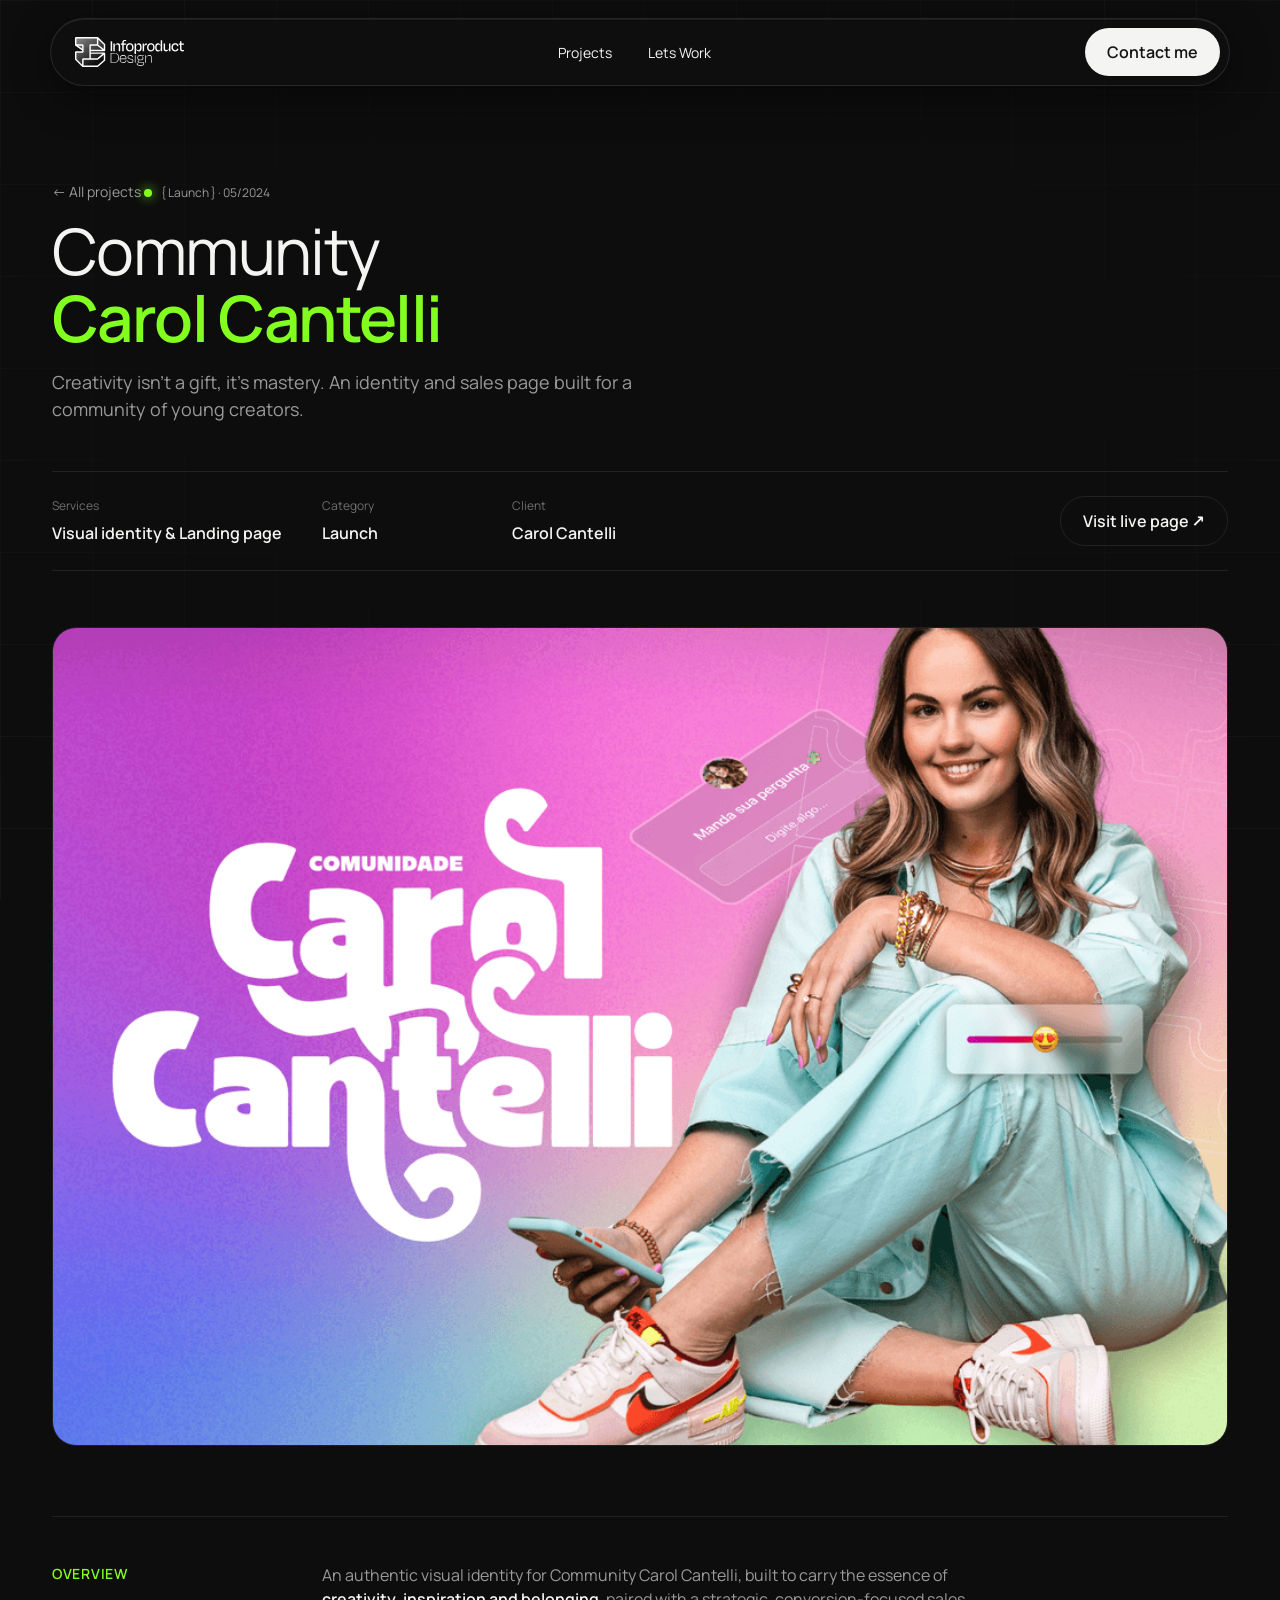
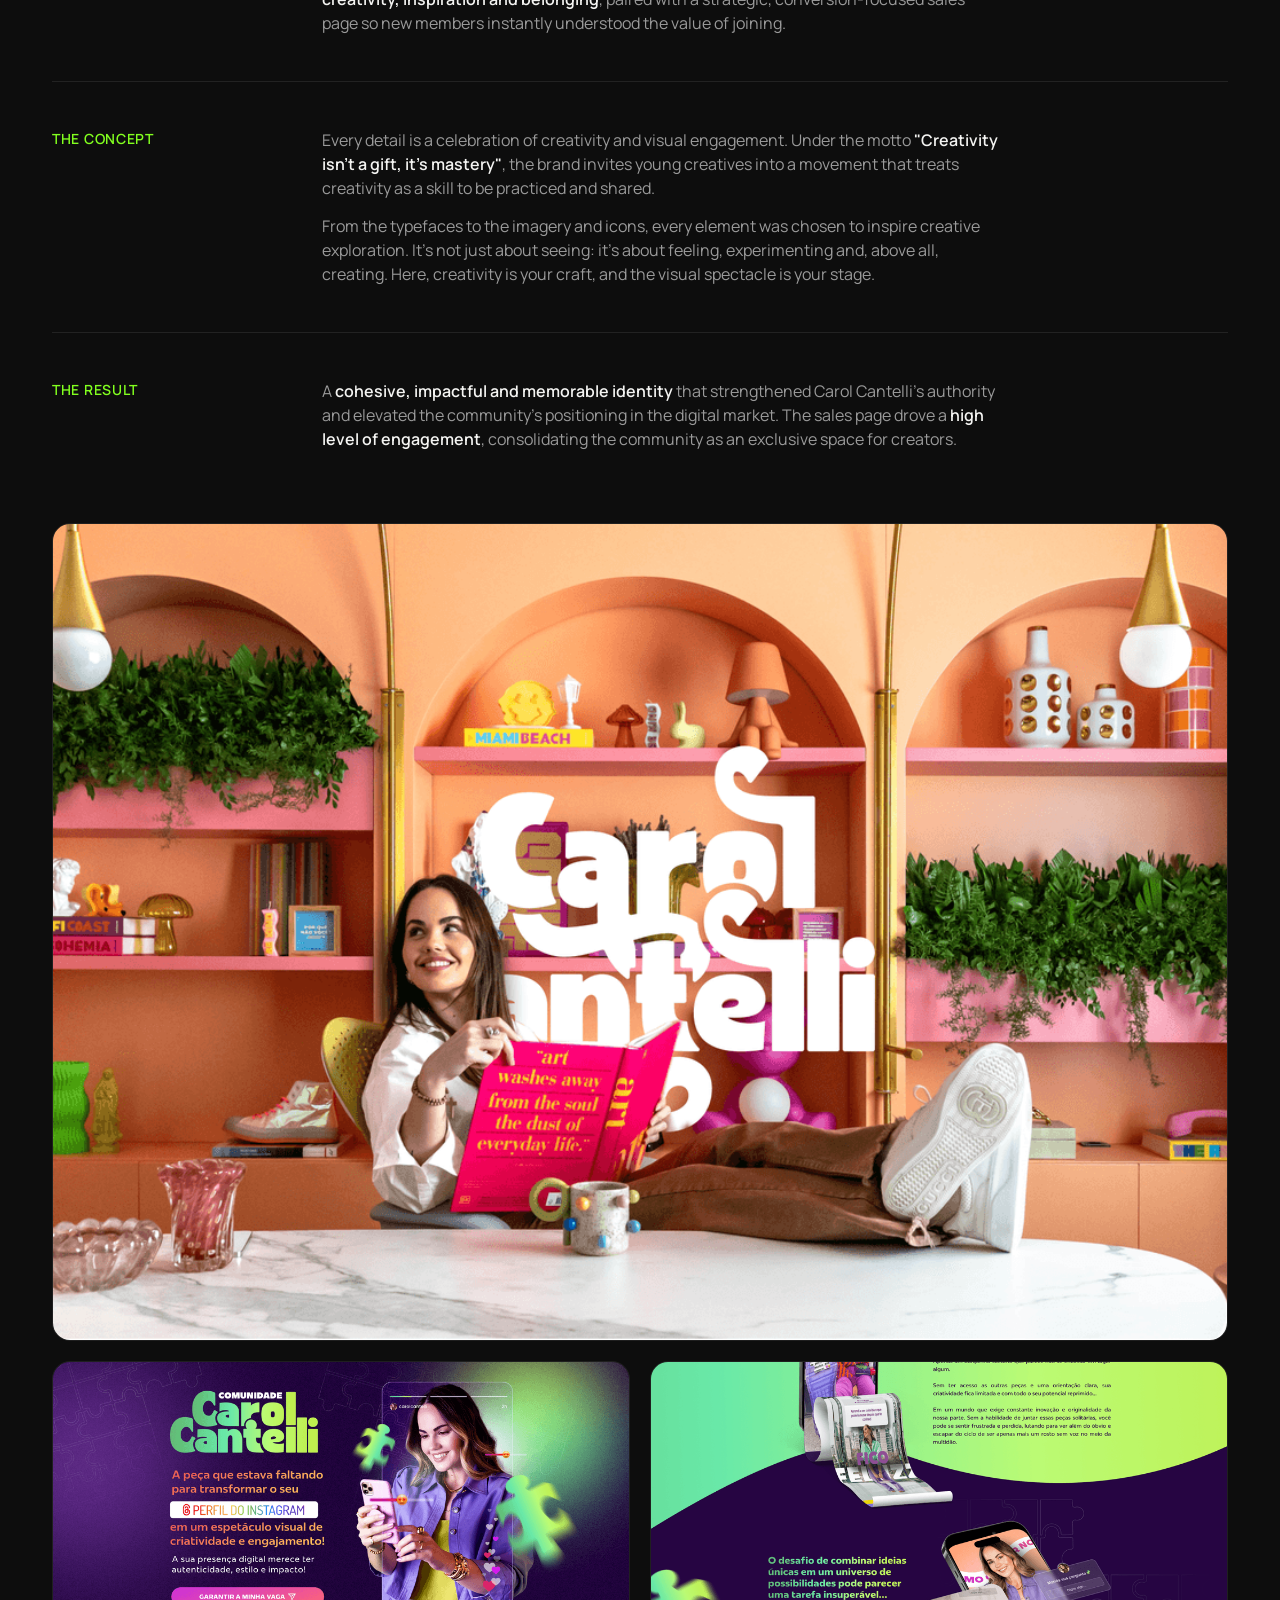
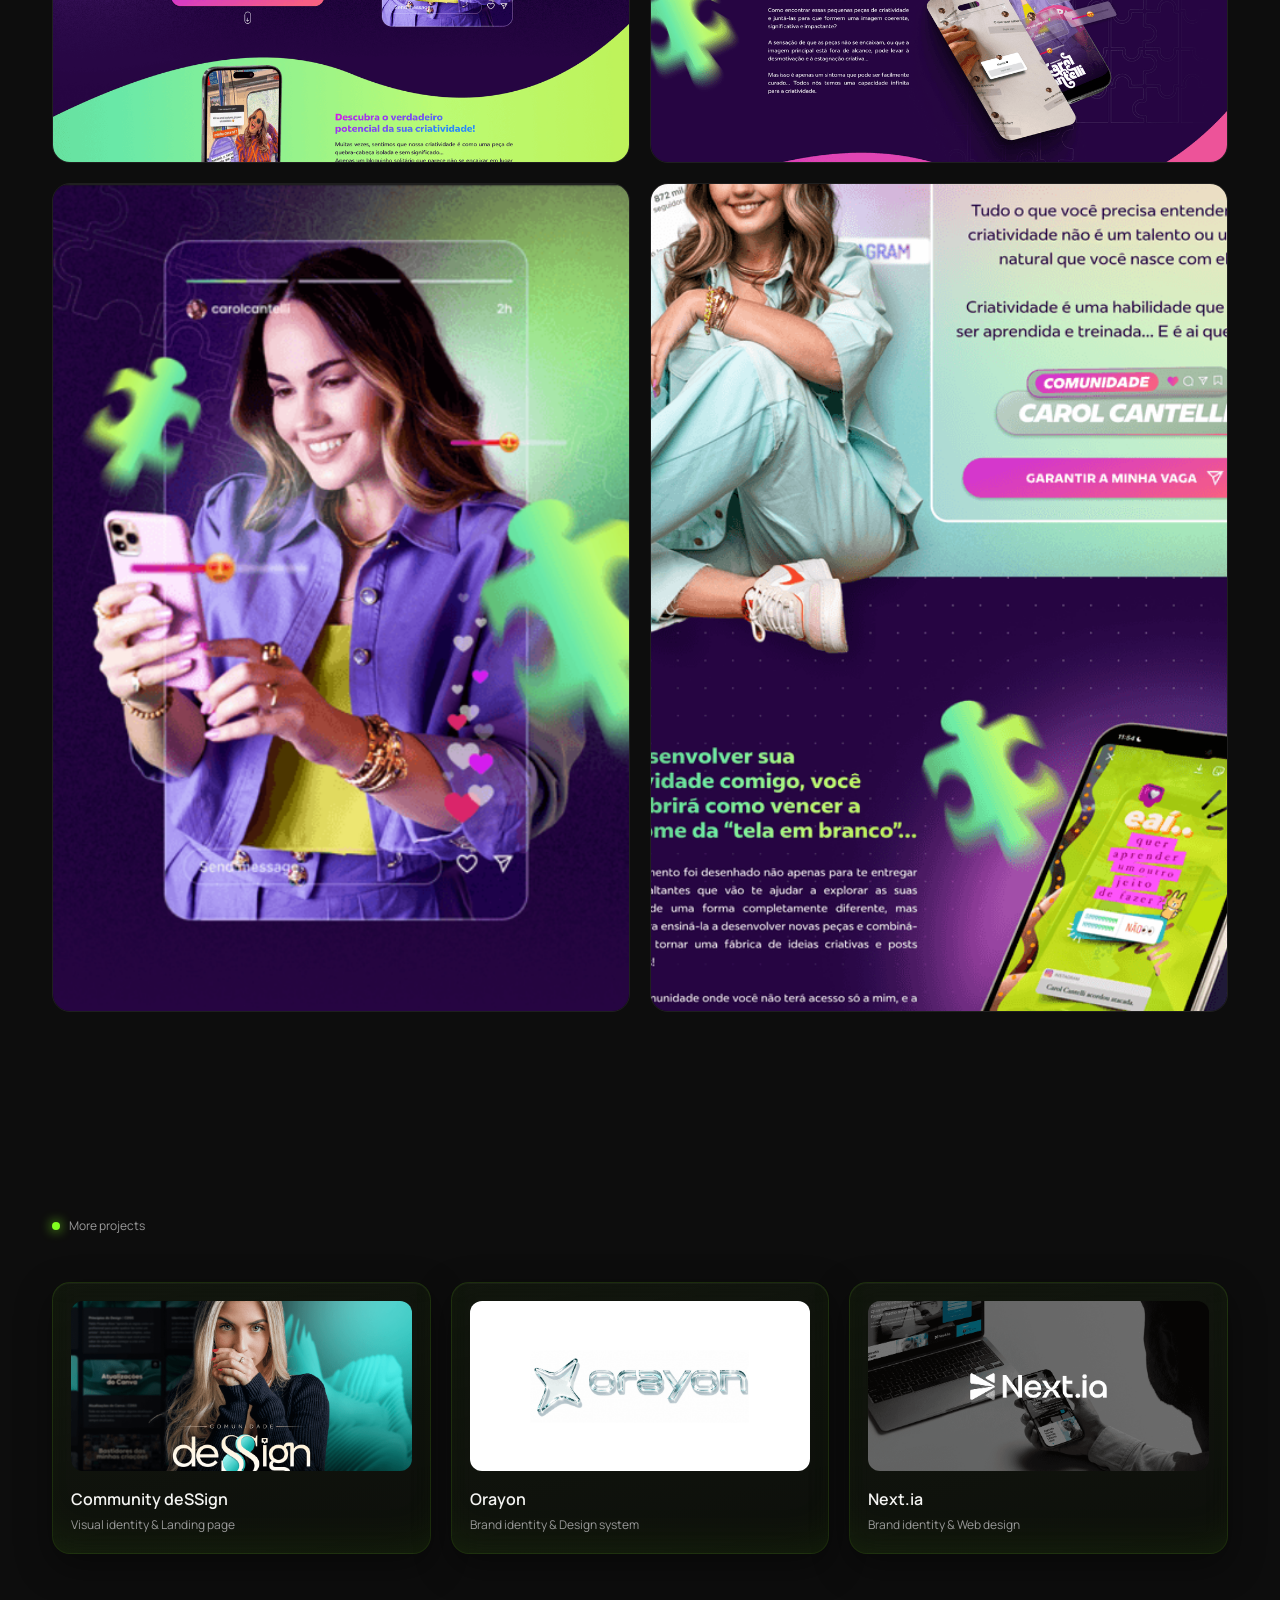
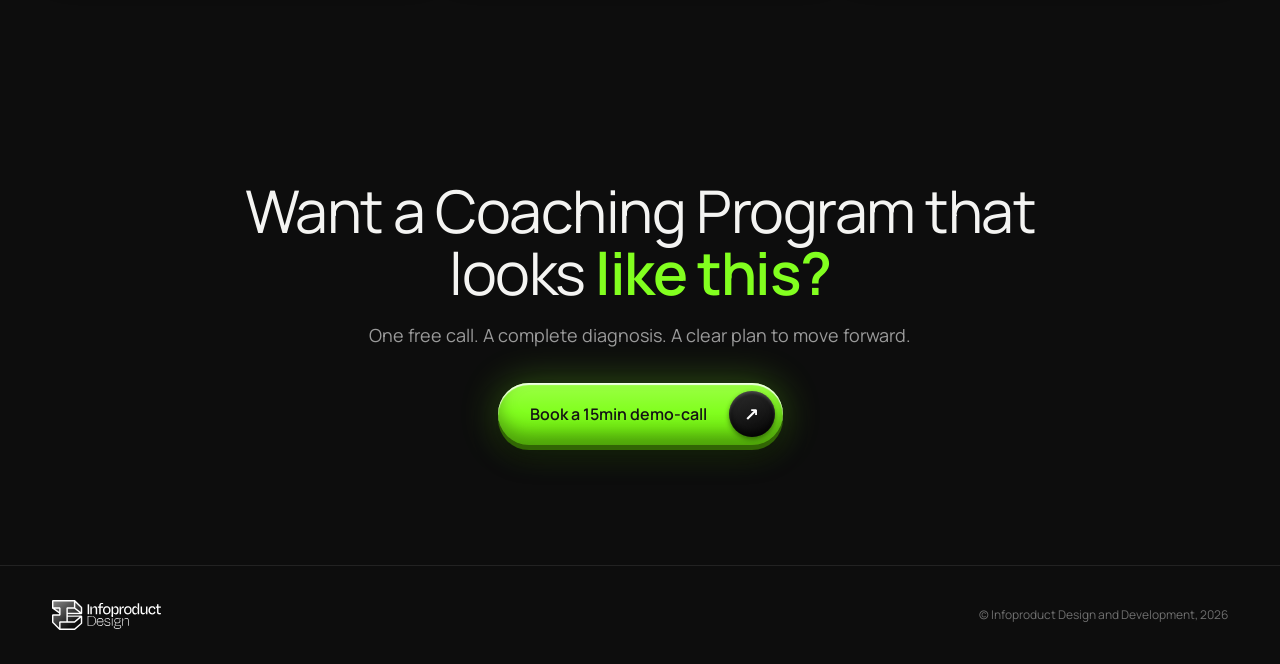
<file: projects/carol-cantelli.html>
<!DOCTYPE html>
<html lang="en">
<head>
<meta charset="UTF-8" />
<meta name="viewport" content="width=device-width, initial-scale=1.0" />
<title>Community Carol Cantelli — Infoproduct Design</title>
<meta name="description" content="Visual identity and landing page for Community Carol Cantelli. Creativity isn't a gift, it's mastery." />
<link rel="preconnect" href="https://fonts.googleapis.com" />
<link rel="preconnect" href="https://fonts.gstatic.com" crossorigin />
<link href="https://fonts.googleapis.com/css2?family=Manrope:wght@400;600&display=swap" rel="stylesheet" />
<link rel="stylesheet" href="../styles.css?v=v17-16d13e1" />
<!-- Meta Pixel Code -->
<script>
!function(f,b,e,v,n,t,s)
{if(f.fbq)return;n=f.fbq=function(){n.callMethod?
n.callMethod.apply(n,arguments):n.queue.push(arguments)};
if(!f._fbq)f._fbq=n;n.push=n;n.loaded=!0;n.version='2.0';
n.queue=[];t=b.createElement(e);t.async=!0;
t.src=v;s=b.getElementsByTagName(e)[0];
s.parentNode.insertBefore(t,s)}(window, document,'script',
'https://connect.facebook.net/en_US/fbevents.js');
fbq('init', '913102285202939');
fbq('track', 'PageView');
</script>
<noscript><img height="1" width="1" style="display:none"
src="https://www.facebook.com/tr?id=913102285202939&ev=PageView&noscript=1"
/></noscript>
<!-- End Meta Pixel Code -->
</head>

<body>

<header class="site-header" id="siteHeader">
  <div class="header-inner">
    <a href="../index.html" class="logo">
      <img src="../assets/logo.svg" alt="Infoproduct Design" class="logo-img" />
    </a>
    <nav class="nav">
      <a href="../index.html#work">Projects</a>
      <a href="../index.html#experience">Lets Work</a>
    </nav>
    <a href="../index.html#contact" class="btn btn-light">Contact me</a>
  </div>
</header>

<section class="project-hero">
  <div class="container">
    <a href="../index.html#work" class="back-link" data-anim>&larr; All projects</a>
    <p class="section-tag" data-anim style="--d:80ms"><span class="dot"></span> { Launch } &middot; 05/2024</p>
    <h1 class="display project-title">
      <span class="line" data-anim><span>Community</span></span>
      <span class="line" data-anim><span><em>Carol Cantelli</em></span></span>
    </h1>
    <p class="lead project-sub" data-anim style="--d:300ms">Creativity isn't a gift, it's mastery. An identity and sales page built for a community of young creators.</p>
    <div class="project-meta" data-anim style="--d:420ms">
      <div><span class="meta-label">Services</span><span class="meta-value">Visual identity &amp; Landing page</span></div>
      <div><span class="meta-label">Category</span><span class="meta-value">Launch</span></div>
      <div><span class="meta-label">Client</span><span class="meta-value">Carol Cantelli</span></div>
      <a href="https://lp.carolcantelli.com.br/" target="_blank" rel="noopener" class="btn btn-ghost meta-cta">Visit live page &nearr;</a>
    </div>
    <div class="project-cover" data-anim style="--d:520ms">
      <img src="../assets/work-carol-cantelli.png" alt="Community Carol Cantelli key visual: custom lettering over a vibrant gradient" fetchpriority="high" />
    </div>
  </div>
</section>

<section class="section project-body">
  <div class="container">
    <div class="project-row" data-anim>
      <h2>Overview</h2>
      <div>
        <p>An authentic visual identity for Community Carol Cantelli, built to carry the essence of <strong>creativity, inspiration and belonging</strong>, paired with a strategic, conversion-focused sales page so new members instantly understood the value of joining.</p>
      </div>
    </div>
    <div class="project-row" data-anim>
      <h2>The Concept</h2>
      <div>
        <p>Every detail is a celebration of creativity and visual engagement. Under the motto <strong>"Creativity isn't a gift, it's mastery"</strong>, the brand invites young creatives into a movement that treats creativity as a skill to be practiced and shared.</p>
        <p>From the typefaces to the imagery and icons, every element was chosen to inspire creative exploration. It's not just about seeing: it's about feeling, experimenting and, above all, creating. Here, creativity is your craft, and the visual spectacle is your stage.</p>
      </div>
    </div>
    <div class="project-row" data-anim>
      <h2>The Result</h2>
      <div>
        <p>A <strong>cohesive, impactful and memorable identity</strong> that strengthened Carol Cantelli's authority and elevated the community's positioning in the digital market. The sales page drove a <strong>high level of engagement</strong>, consolidating the community as an exclusive space for creators.</p>
      </div>
    </div>
    <div class="gallery">
      <figure class="g-wide" data-anim><img src="../assets/gallery/carol-1.png" alt="Community Carol Cantelli brand application" loading="lazy" /></figure>
      <figure data-anim><img src="../assets/gallery/carol-2.png" alt="Community Carol Cantelli visual identity detail" loading="lazy" /></figure>
      <figure data-anim style="--d:90ms"><img src="../assets/gallery/carol-3.png" alt="Community Carol Cantelli landing page section" loading="lazy" /></figure>
      <figure data-anim><img src="../assets/gallery/carol-4.png" alt="Community Carol Cantelli social media creative" loading="lazy" /></figure>
      <figure data-anim style="--d:90ms"><img src="../assets/gallery/carol-5.png" alt="Community Carol Cantelli brand system overview" loading="lazy" /></figure>
    </div>
  </div>
</section>

<section class="section">
  <div class="container">
    <p class="section-tag" data-anim><span class="dot"></span> More projects</p>
    <div class="more-grid">
      <a href="stella-saderio.html" class="work-mini" data-anim>
        <div class="mini-thumb"><img src="../assets/work-stella-saderio.png" alt="Community deSSign cover" loading="lazy" /></div>
        <h3>Community deSSign</h3>
        <span>Visual identity &amp; Landing page</span>
      </a>
      <a href="orayon.html" class="work-mini" data-anim style="--d:90ms">
        <div class="mini-thumb"><img src="../assets/work-orayon.png" alt="Orayon cover" loading="lazy" /></div>
        <h3>Orayon</h3>
        <span>Brand identity &amp; Design system</span>
      </a>
      <a href="nextia.html" class="work-mini" data-anim style="--d:180ms">
        <div class="mini-thumb"><img src="../assets/work-nextia.png" alt="Next.ia cover" loading="lazy" /></div>
        <h3>Next.ia</h3>
        <span>Brand identity &amp; Web design</span>
      </a>
    </div>
  </div>
</section>

<section class="cta-band">
  <div class="container">
    <h2 class="display center big-heading">
      <span class="line" data-anim><span>Want a Coaching Program that</span></span>
      <span class="line" data-anim><span>looks <em>like this?</em></span></span>
    </h2>
    <p class="lead center" data-anim>One free call. A complete diagnosis. A clear plan to move forward.</p>
    <a href="../index.html#contact" class="btn btn-accent" data-anim style="--d:150ms">
      Book a 15min demo-call
      <span class="arrow" aria-hidden="true"></span>
    </a>
  </div>
</section>

<footer class="site-foot">
  <div class="container">
    <a href="../index.html" class="logo"><img src="../assets/logo.svg" alt="Infoproduct Design" class="logo-img" /></a>
    <span>&copy; Infoproduct Design and Development, 2026</span>
  </div>
</footer>

<script src="../script.js?v=v17-16d13e1"></script>
</body>
</html>
</file>
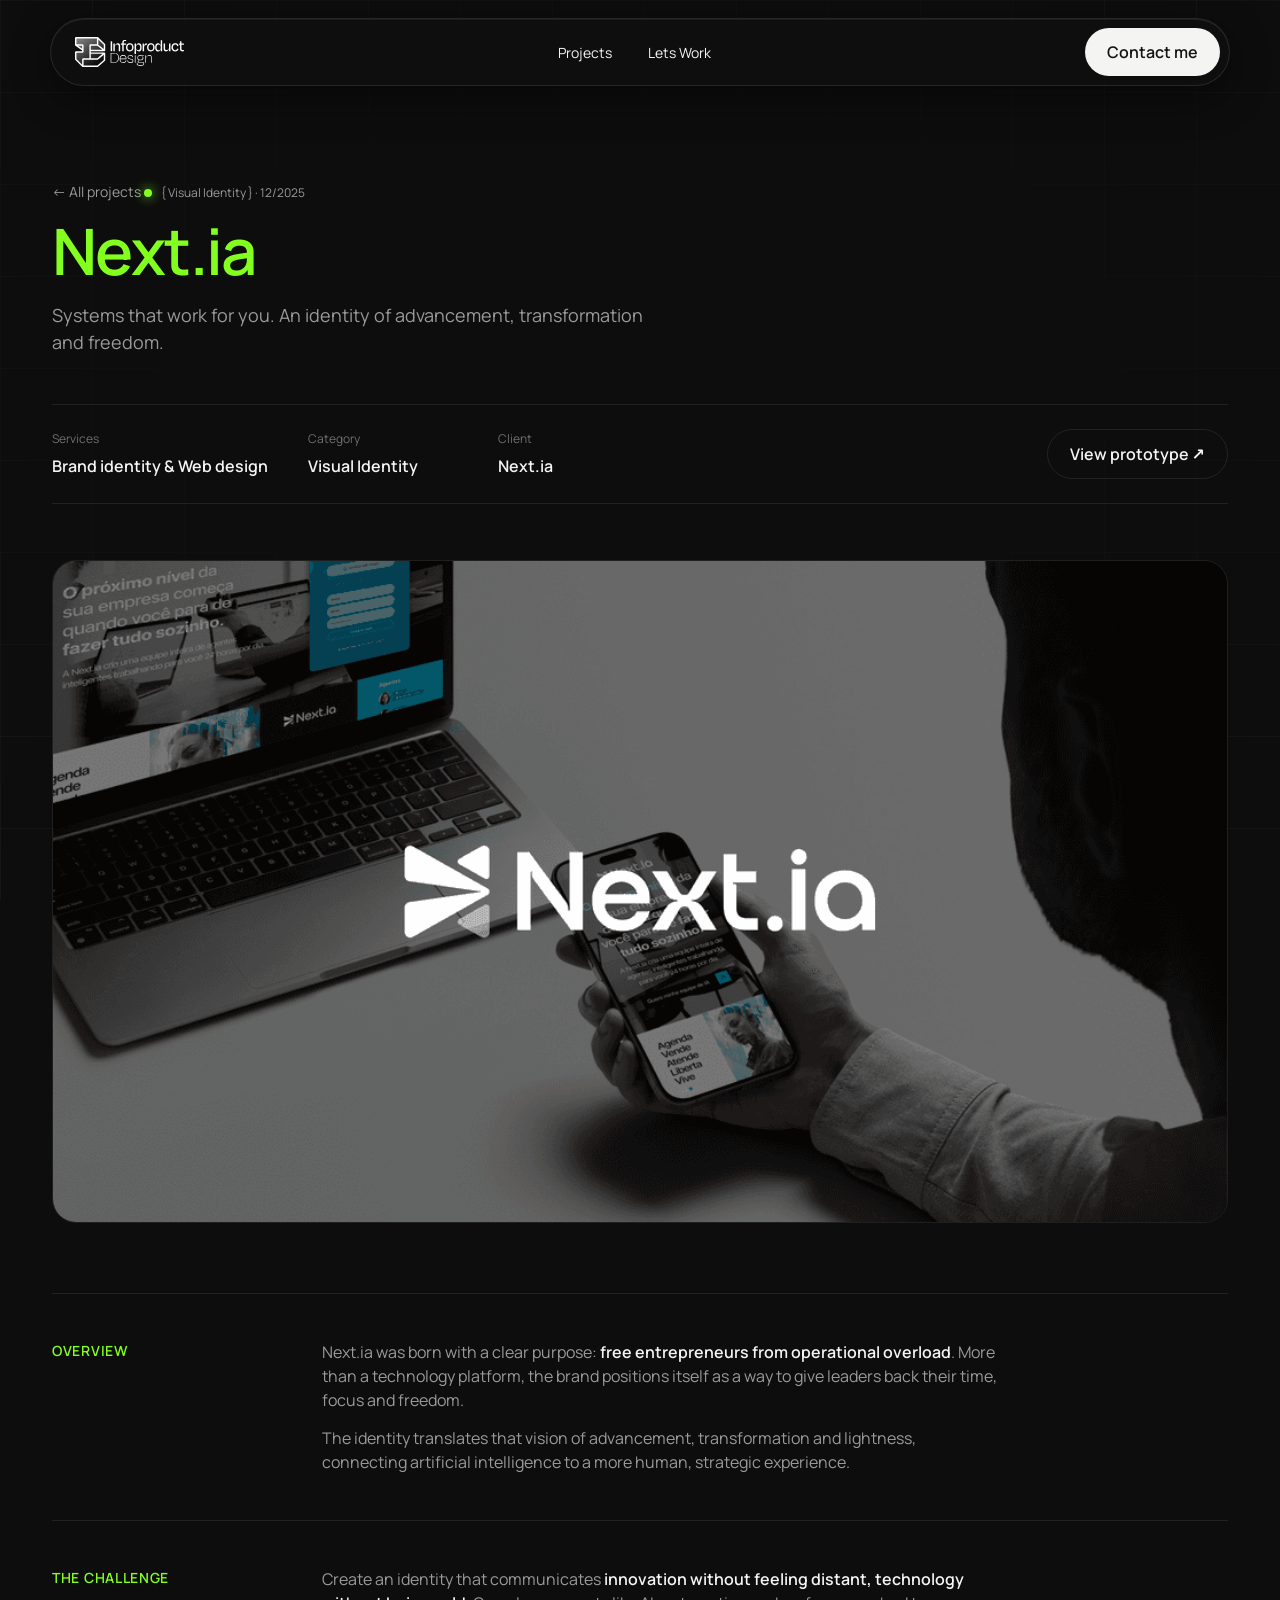
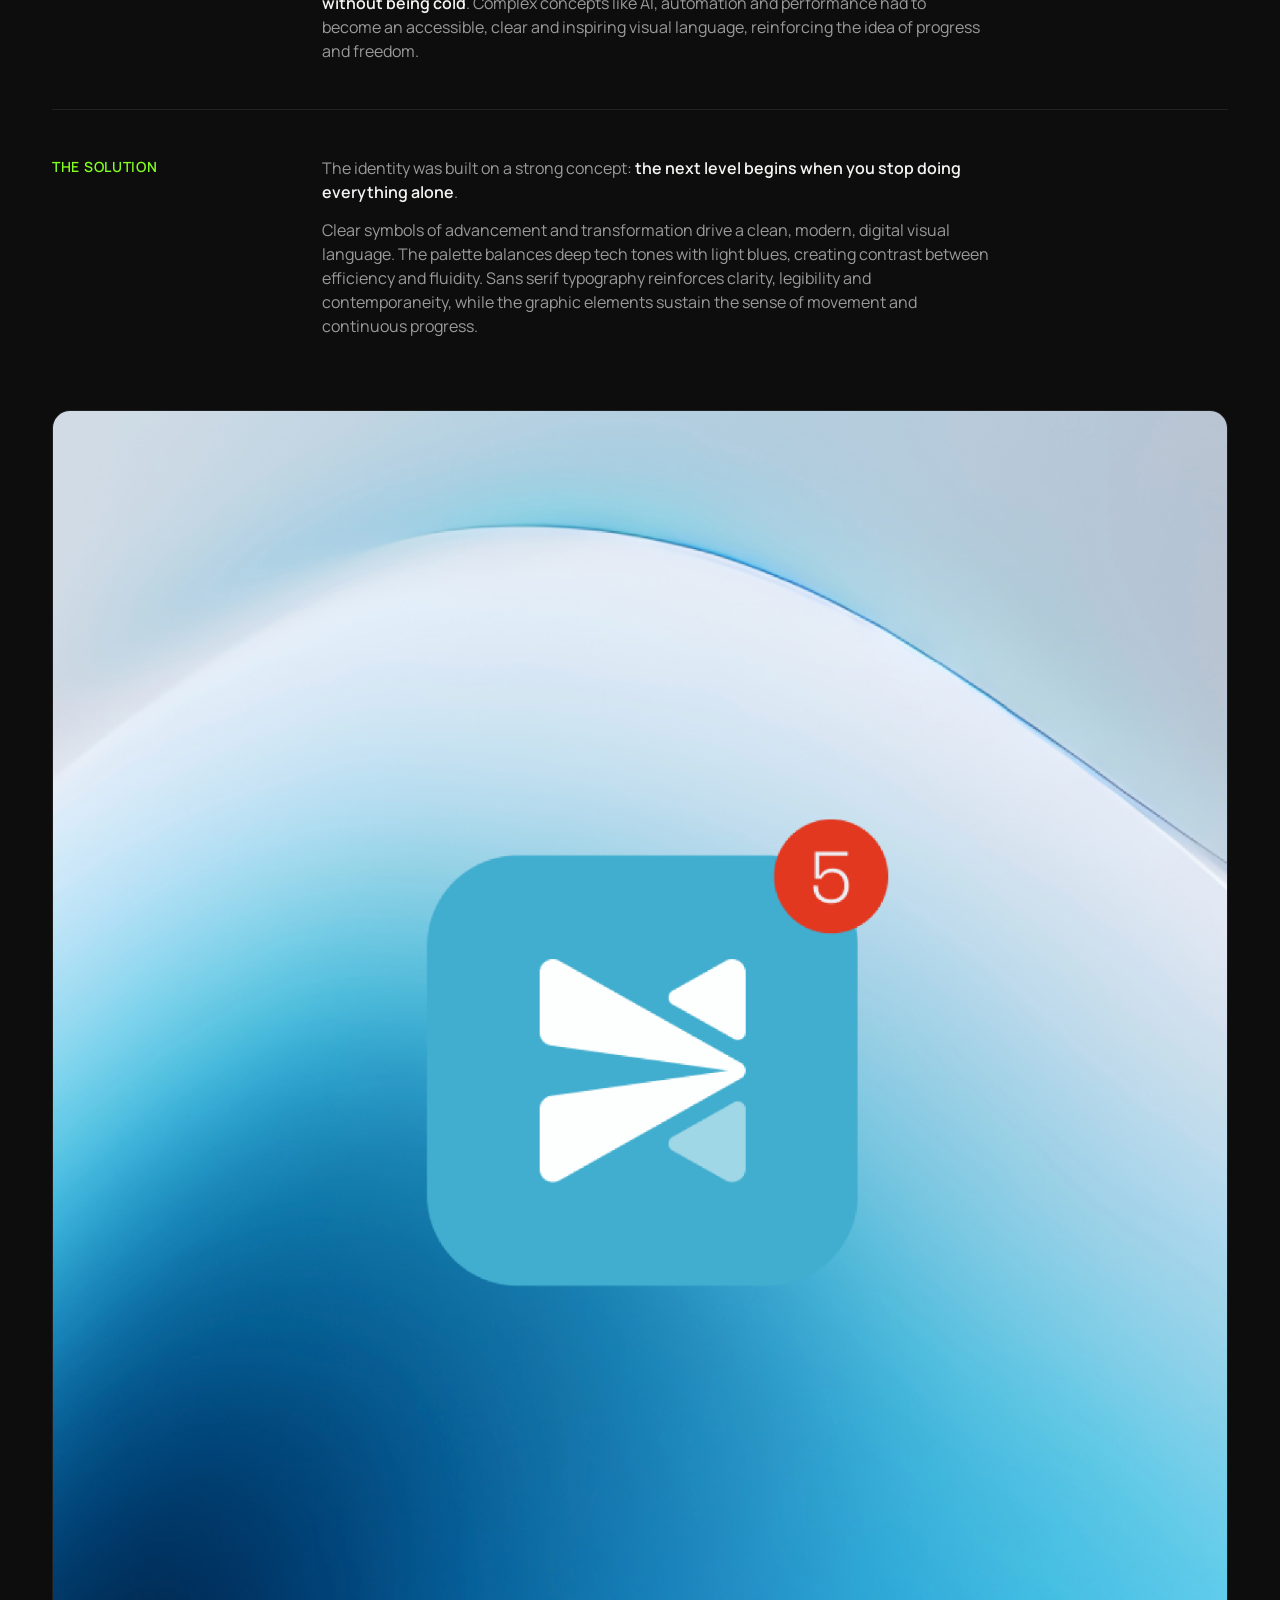
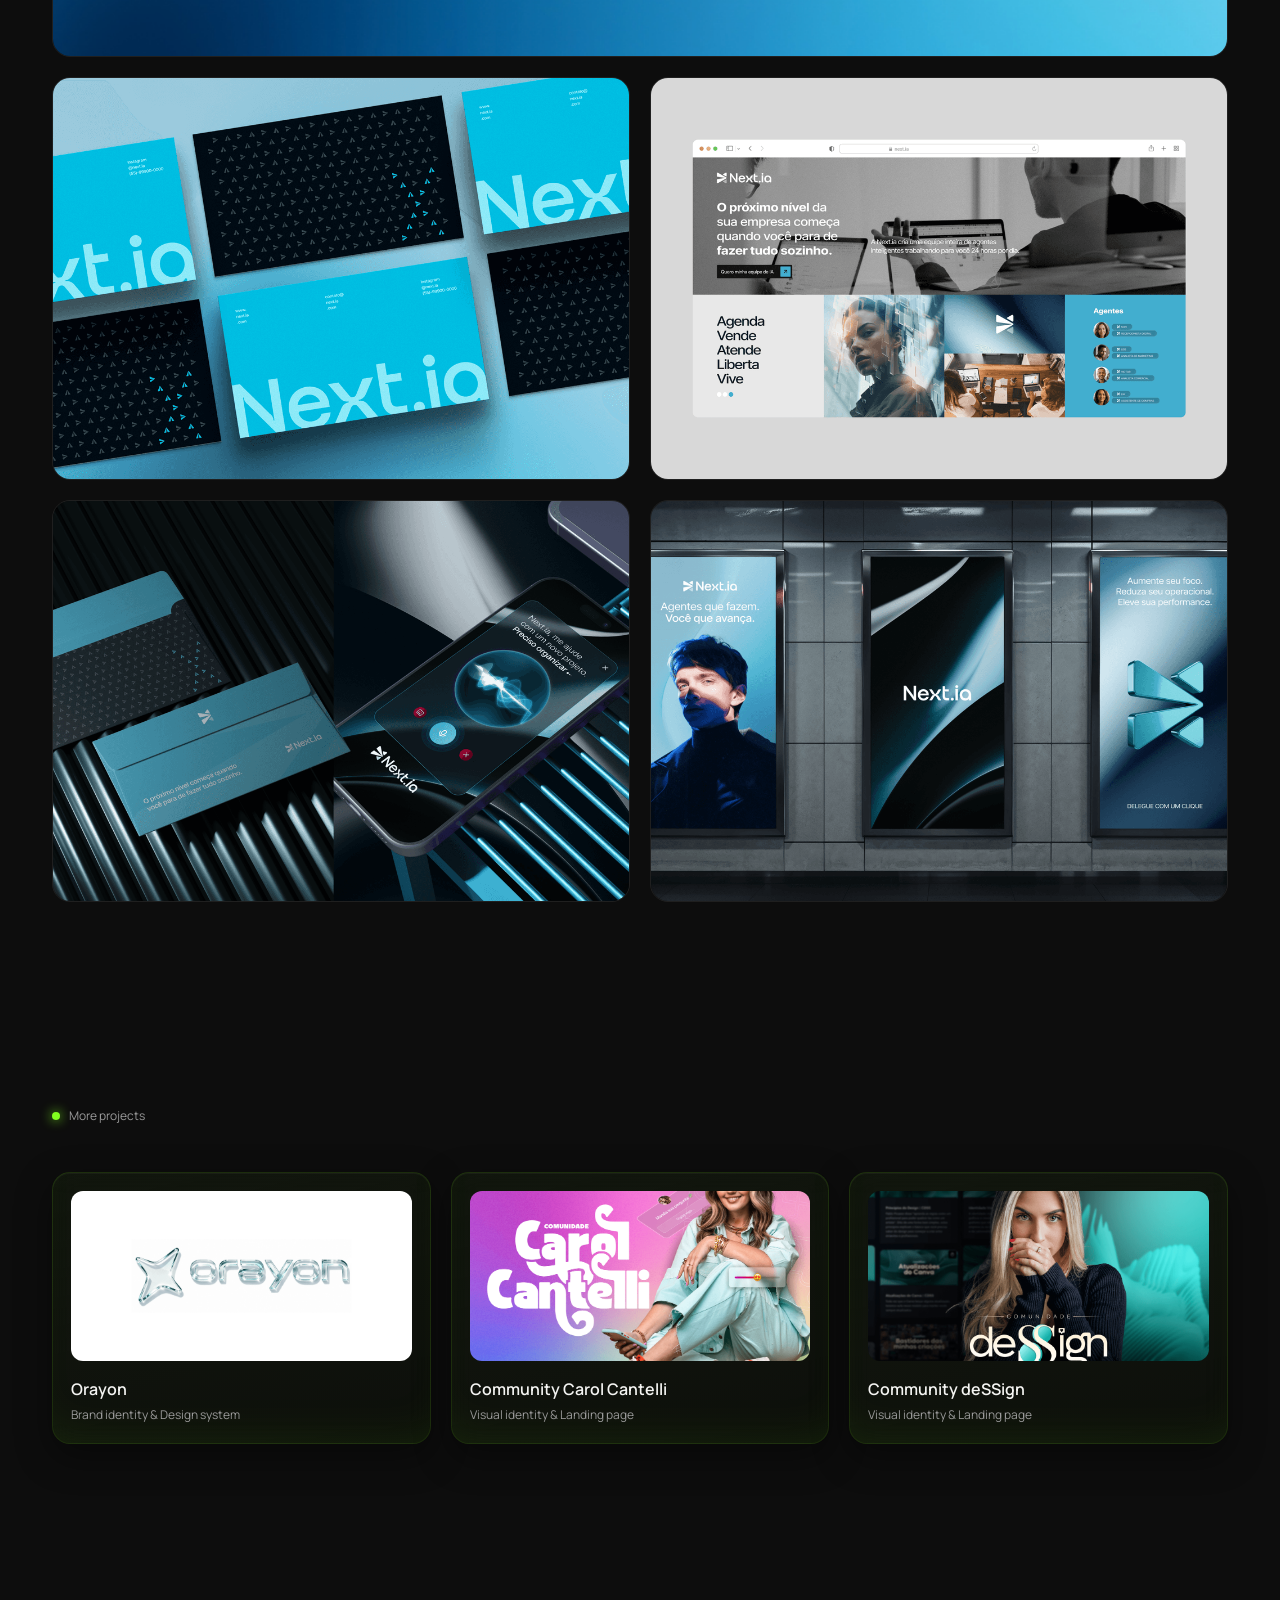
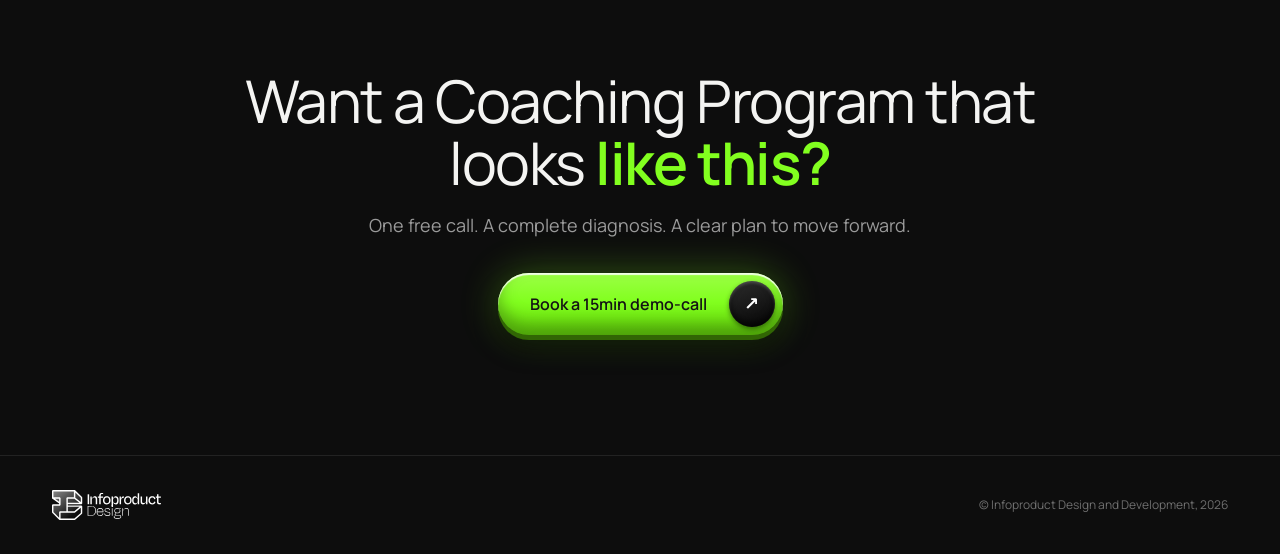
<file: projects/nextia.html>
<!DOCTYPE html>
<html lang="en">
<head>
<meta charset="UTF-8" />
<meta name="viewport" content="width=device-width, initial-scale=1.0" />
<title>Next.ia — Infoproduct Design</title>
<meta name="description" content="Brand identity and web design for Next.ia: systems that work for you." />
<link rel="preconnect" href="https://fonts.googleapis.com" />
<link rel="preconnect" href="https://fonts.gstatic.com" crossorigin />
<link href="https://fonts.googleapis.com/css2?family=Manrope:wght@400;600&display=swap" rel="stylesheet" />
<link rel="stylesheet" href="../styles.css?v=v17-16d13e1" />
<!-- Meta Pixel Code -->
<script>
!function(f,b,e,v,n,t,s)
{if(f.fbq)return;n=f.fbq=function(){n.callMethod?
n.callMethod.apply(n,arguments):n.queue.push(arguments)};
if(!f._fbq)f._fbq=n;n.push=n;n.loaded=!0;n.version='2.0';
n.queue=[];t=b.createElement(e);t.async=!0;
t.src=v;s=b.getElementsByTagName(e)[0];
s.parentNode.insertBefore(t,s)}(window, document,'script',
'https://connect.facebook.net/en_US/fbevents.js');
fbq('init', '913102285202939');
fbq('track', 'PageView');
</script>
<noscript><img height="1" width="1" style="display:none"
src="https://www.facebook.com/tr?id=913102285202939&ev=PageView&noscript=1"
/></noscript>
<!-- End Meta Pixel Code -->
</head>

<body>

<header class="site-header" id="siteHeader">
  <div class="header-inner">
    <a href="../index.html" class="logo">
      <img src="../assets/logo.svg" alt="Infoproduct Design" class="logo-img" />
    </a>
    <nav class="nav">
      <a href="../index.html#work">Projects</a>
      <a href="../index.html#experience">Lets Work</a>
    </nav>
    <a href="../index.html#contact" class="btn btn-light">Contact me</a>
  </div>
</header>

<section class="project-hero">
  <div class="container">
    <a href="../index.html#work" class="back-link" data-anim>&larr; All projects</a>
    <p class="section-tag" data-anim style="--d:80ms"><span class="dot"></span> { Visual Identity } &middot; 12/2025</p>
    <h1 class="display project-title">
      <span class="line" data-anim><span><em>Next.ia</em></span></span>
    </h1>
    <p class="lead project-sub" data-anim style="--d:300ms">Systems that work for you. An identity of advancement, transformation and freedom.</p>
    <div class="project-meta" data-anim style="--d:420ms">
      <div><span class="meta-label">Services</span><span class="meta-value">Brand identity &amp; Web design</span></div>
      <div><span class="meta-label">Category</span><span class="meta-value">Visual Identity</span></div>
      <div><span class="meta-label">Client</span><span class="meta-value">Next.ia</span></div>
      <a href="https://www.figma.com/proto/4GPu3O6yjeSXOm9PUVTaUE/Portf%C3%B3lio-Thiago?page-id=4%3A36&node-id=4-66&viewport=1210%2C800%2C0.09&t=2FyRvfoy08jsK969-1&scaling=scale-down-width&content-scaling=fixed" target="_blank" rel="noopener" class="btn btn-ghost meta-cta">View prototype &nearr;</a>
    </div>
    <div class="project-cover" data-anim style="--d:520ms">
      <img src="../assets/work-nextia.png" alt="Next.ia brand identity applied across laptop and mobile" fetchpriority="high" />
    </div>
  </div>
</section>

<section class="section project-body">
  <div class="container">
    <div class="project-row" data-anim>
      <h2>Overview</h2>
      <div>
        <p>Next.ia was born with a clear purpose: <strong>free entrepreneurs from operational overload</strong>. More than a technology platform, the brand positions itself as a way to give leaders back their time, focus and freedom.</p>
        <p>The identity translates that vision of advancement, transformation and lightness, connecting artificial intelligence to a more human, strategic experience.</p>
      </div>
    </div>
    <div class="project-row" data-anim>
      <h2>The Challenge</h2>
      <div>
        <p>Create an identity that communicates <strong>innovation without feeling distant, technology without being cold</strong>. Complex concepts like AI, automation and performance had to become an accessible, clear and inspiring visual language, reinforcing the idea of progress and freedom.</p>
      </div>
    </div>
    <div class="project-row" data-anim>
      <h2>The Solution</h2>
      <div>
        <p>The identity was built on a strong concept: <strong>the next level begins when you stop doing everything alone</strong>.</p>
        <p>Clear symbols of advancement and transformation drive a clean, modern, digital visual language. The palette balances deep tech tones with light blues, creating contrast between efficiency and fluidity. Sans serif typography reinforces clarity, legibility and contemporaneity, while the graphic elements sustain the sense of movement and continuous progress.</p>
      </div>
    </div>
    <div class="gallery">
      <figure class="g-wide" data-anim><img src="../assets/gallery/nextia-1.png" alt="Next.ia brand application" loading="lazy" /></figure>
      <figure data-anim><img src="../assets/gallery/nextia-2.png" alt="Next.ia visual identity detail" loading="lazy" /></figure>
      <figure data-anim style="--d:90ms"><img src="../assets/gallery/nextia-3.png" alt="Next.ia web design section" loading="lazy" /></figure>
      <figure data-anim><img src="../assets/gallery/nextia-4.png" alt="Next.ia brand symbol study" loading="lazy" /></figure>
      <figure data-anim style="--d:90ms"><img src="../assets/gallery/nextia-5.png" alt="Next.ia identity system overview" loading="lazy" /></figure>
    </div>
  </div>
</section>

<section class="section">
  <div class="container">
    <p class="section-tag" data-anim><span class="dot"></span> More projects</p>
    <div class="more-grid">
      <a href="orayon.html" class="work-mini" data-anim>
        <div class="mini-thumb"><img src="../assets/work-orayon.png" alt="Orayon cover" loading="lazy" /></div>
        <h3>Orayon</h3>
        <span>Brand identity &amp; Design system</span>
      </a>
      <a href="carol-cantelli.html" class="work-mini" data-anim style="--d:90ms">
        <div class="mini-thumb"><img src="../assets/work-carol-cantelli.png" alt="Community Carol Cantelli cover" loading="lazy" /></div>
        <h3>Community Carol Cantelli</h3>
        <span>Visual identity &amp; Landing page</span>
      </a>
      <a href="stella-saderio.html" class="work-mini" data-anim style="--d:180ms">
        <div class="mini-thumb"><img src="../assets/work-stella-saderio.png" alt="Community deSSign cover" loading="lazy" /></div>
        <h3>Community deSSign</h3>
        <span>Visual identity &amp; Landing page</span>
      </a>
    </div>
  </div>
</section>

<section class="cta-band">
  <div class="container">
    <h2 class="display center big-heading">
      <span class="line" data-anim><span>Want a Coaching Program that</span></span>
      <span class="line" data-anim><span>looks <em>like this?</em></span></span>
    </h2>
    <p class="lead center" data-anim>One free call. A complete diagnosis. A clear plan to move forward.</p>
    <a href="../index.html#contact" class="btn btn-accent" data-anim style="--d:150ms">
      Book a 15min demo-call
      <span class="arrow" aria-hidden="true"></span>
    </a>
  </div>
</section>

<footer class="site-foot">
  <div class="container">
    <a href="../index.html" class="logo"><img src="../assets/logo.svg" alt="Infoproduct Design" class="logo-img" /></a>
    <span>&copy; Infoproduct Design and Development, 2026</span>
  </div>
</footer>

<script src="../script.js?v=v17-16d13e1"></script>
</body>
</html>
</file>
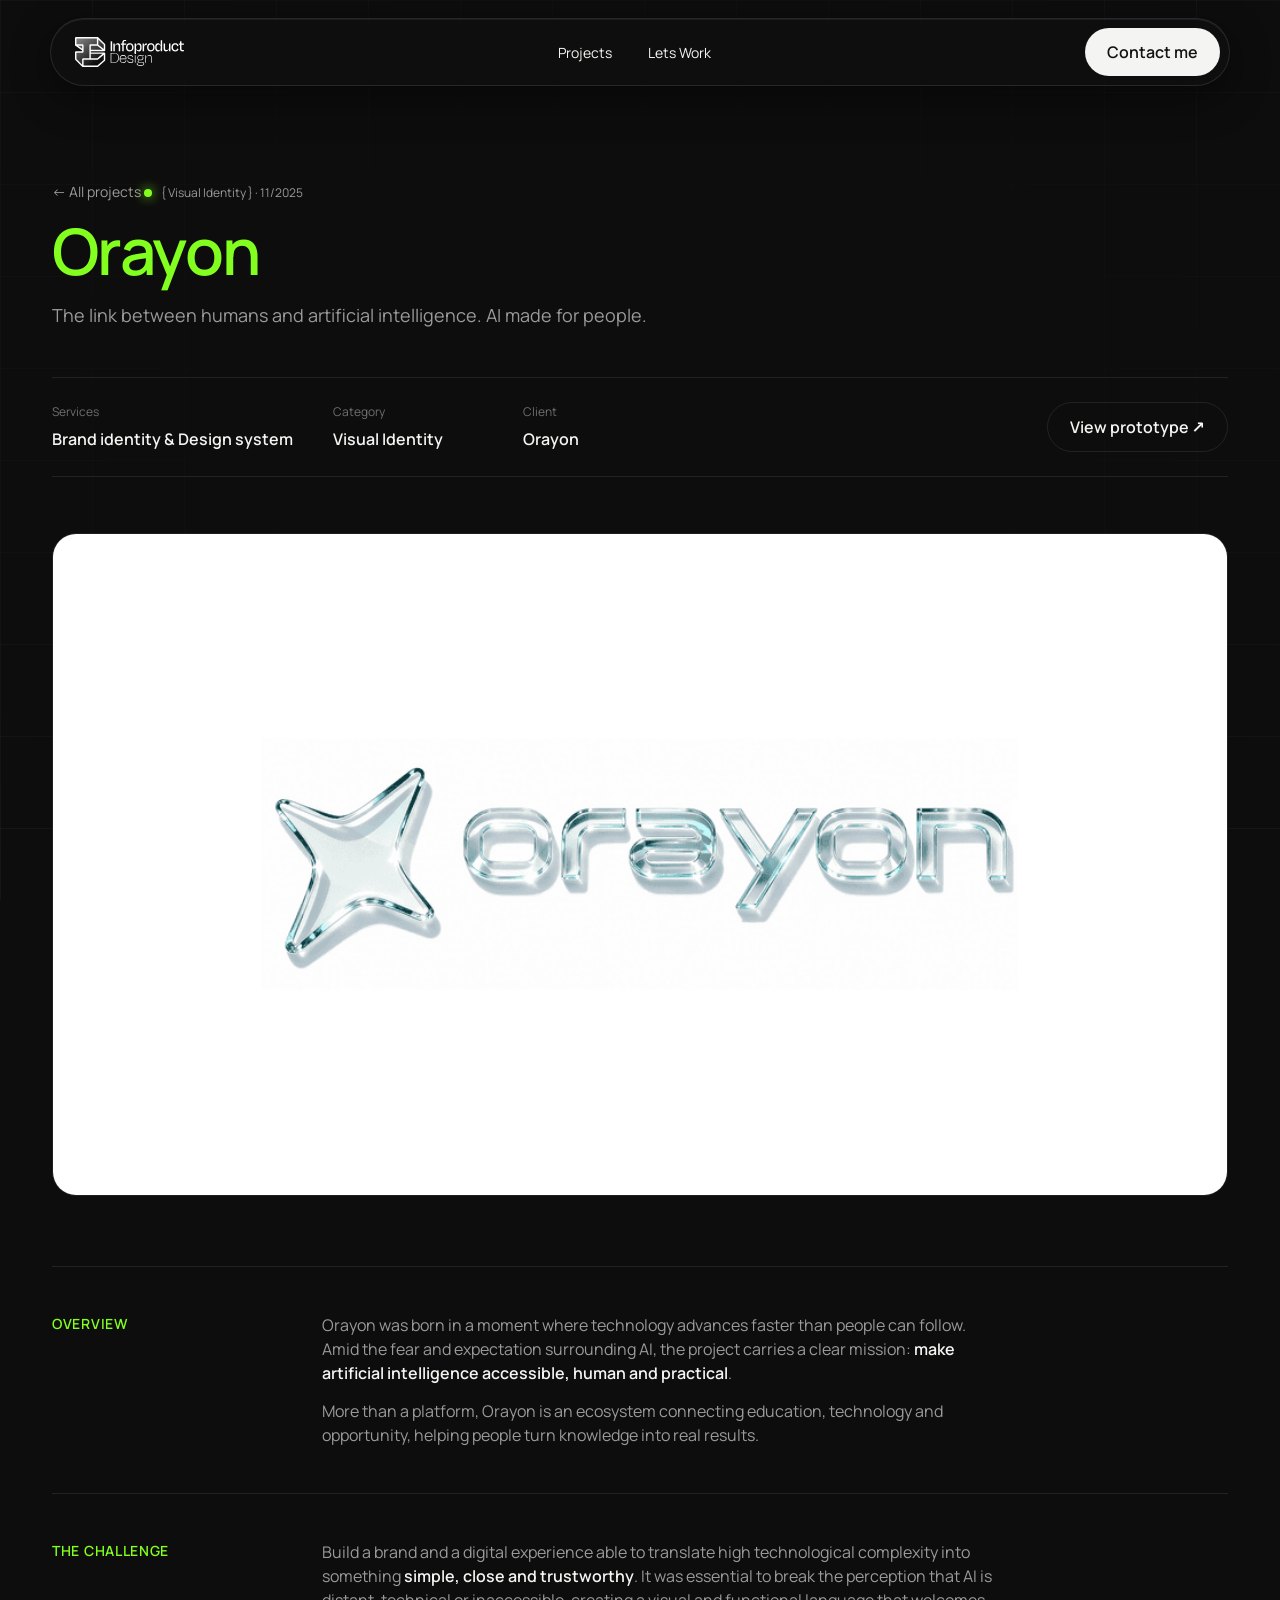
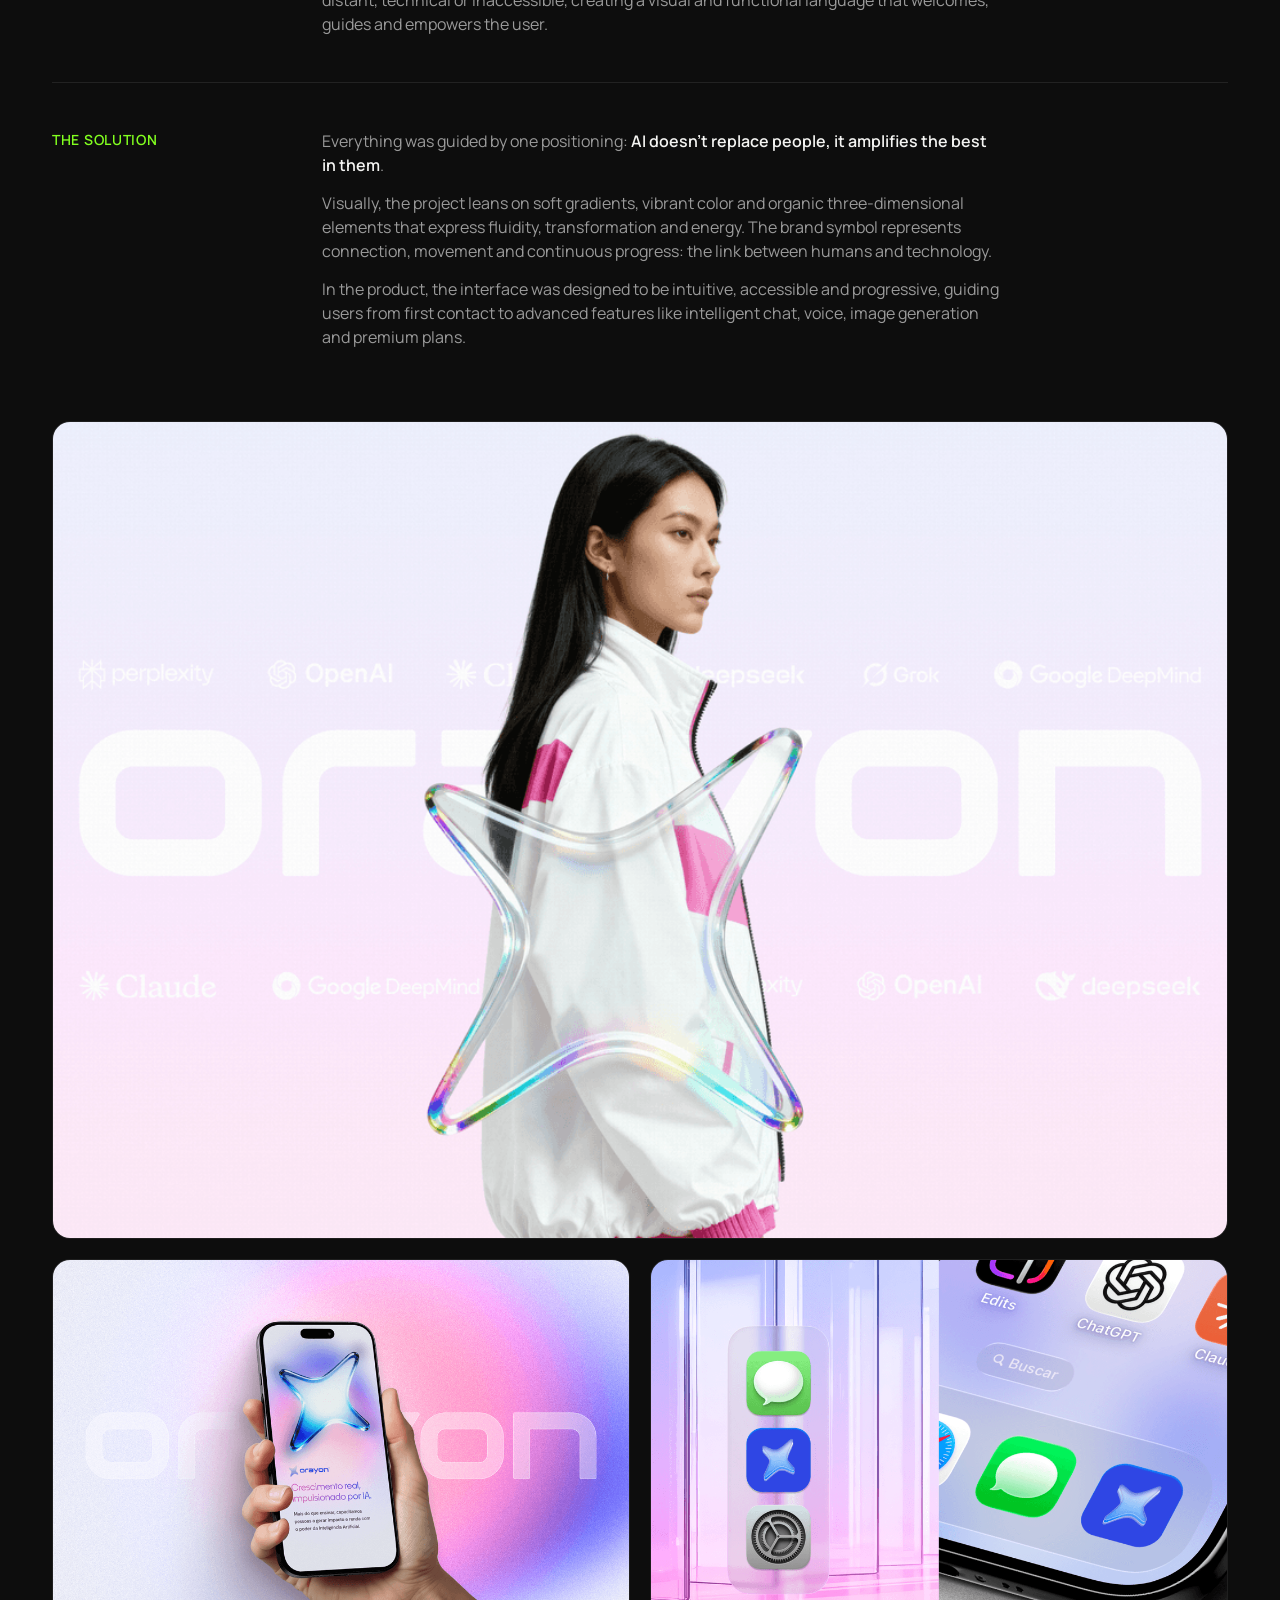
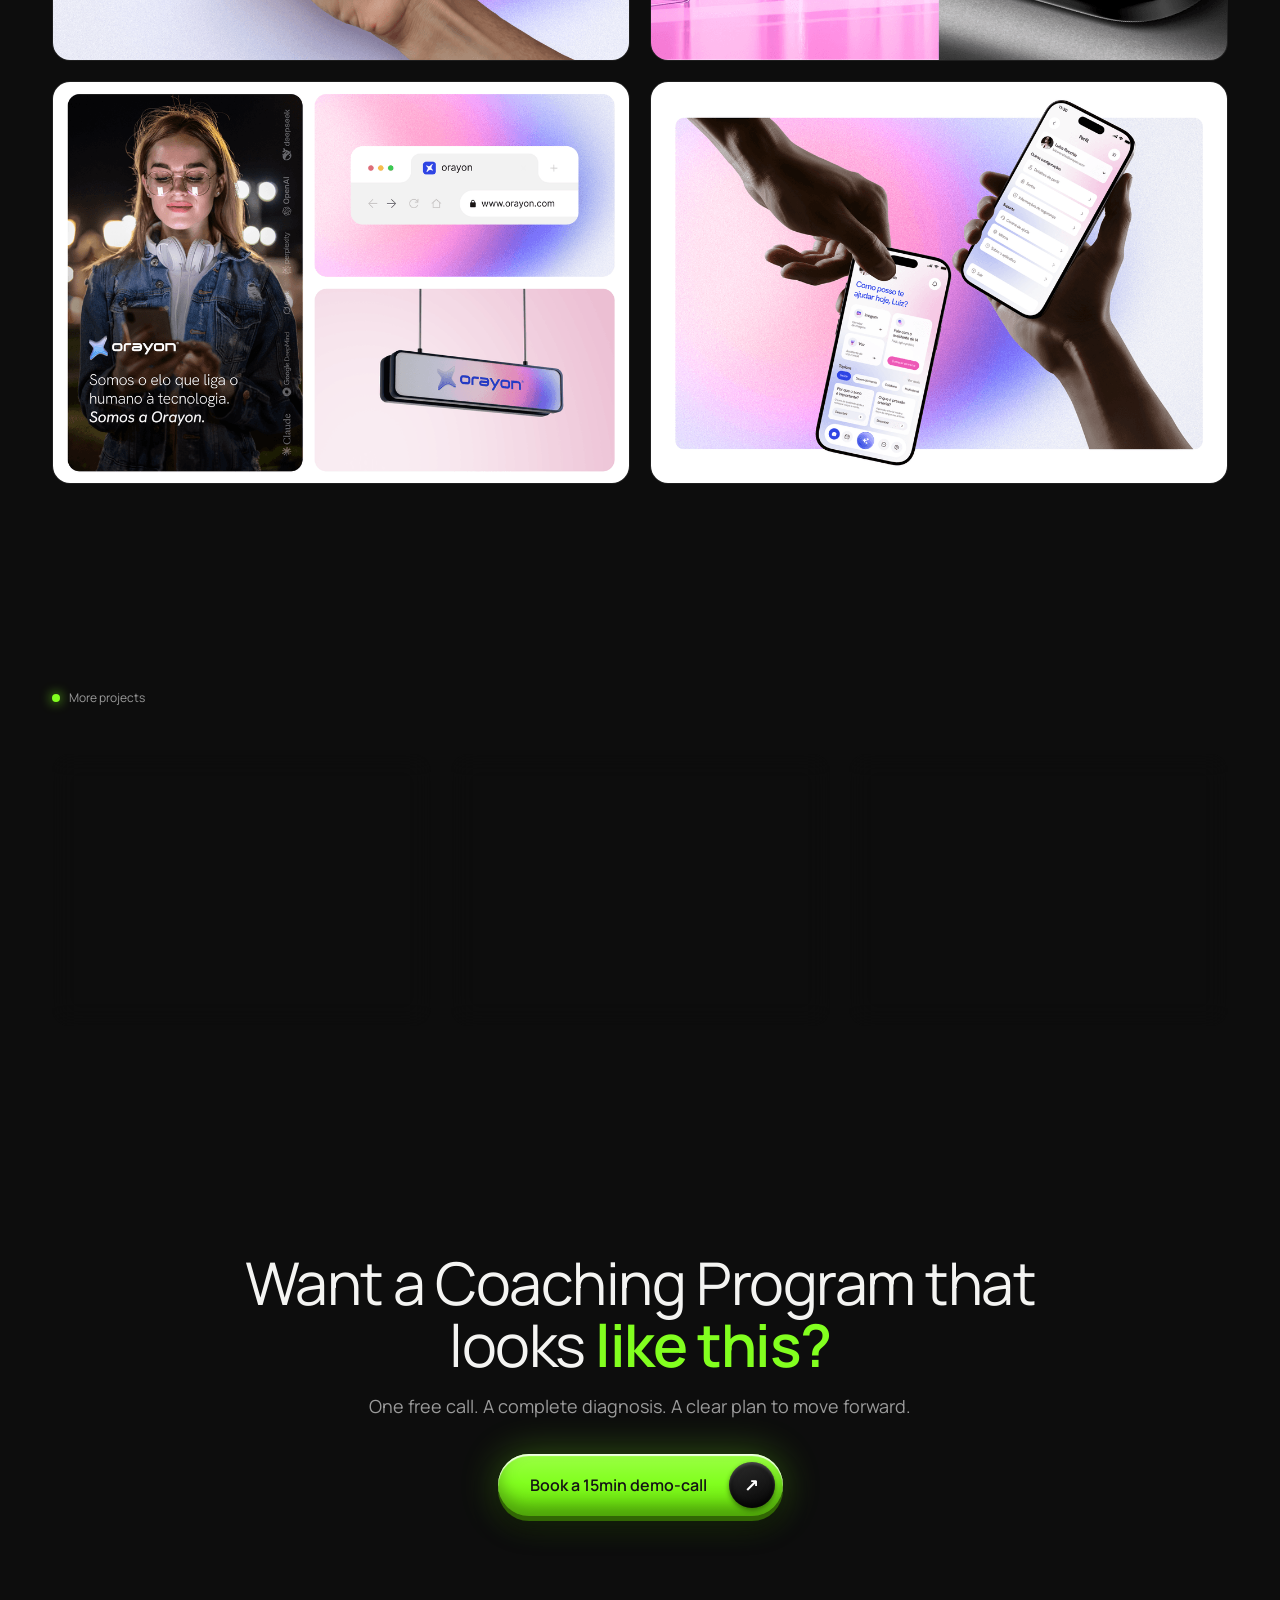
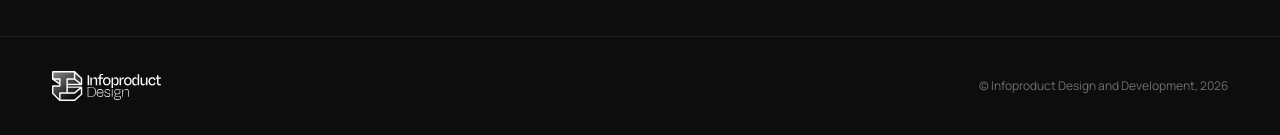
<file: projects/orayon.html>
<!DOCTYPE html>
<html lang="en">
<head>
<meta charset="UTF-8" />
<meta name="viewport" content="width=device-width, initial-scale=1.0" />
<title>Orayon — Infoproduct Design</title>
<meta name="description" content="Brand identity and design system for Orayon: the link between humans and artificial intelligence." />
<link rel="preconnect" href="https://fonts.googleapis.com" />
<link rel="preconnect" href="https://fonts.gstatic.com" crossorigin />
<link href="https://fonts.googleapis.com/css2?family=Manrope:wght@400;600&display=swap" rel="stylesheet" />
<link rel="stylesheet" href="../styles.css?v=v17-16d13e1" />
<!-- Meta Pixel Code -->
<script>
!function(f,b,e,v,n,t,s)
{if(f.fbq)return;n=f.fbq=function(){n.callMethod?
n.callMethod.apply(n,arguments):n.queue.push(arguments)};
if(!f._fbq)f._fbq=n;n.push=n;n.loaded=!0;n.version='2.0';
n.queue=[];t=b.createElement(e);t.async=!0;
t.src=v;s=b.getElementsByTagName(e)[0];
s.parentNode.insertBefore(t,s)}(window, document,'script',
'https://connect.facebook.net/en_US/fbevents.js');
fbq('init', '913102285202939');
fbq('track', 'PageView');
</script>
<noscript><img height="1" width="1" style="display:none"
src="https://www.facebook.com/tr?id=913102285202939&ev=PageView&noscript=1"
/></noscript>
<!-- End Meta Pixel Code -->
</head>

<body>

<header class="site-header" id="siteHeader">
  <div class="header-inner">
    <a href="../index.html" class="logo">
      <img src="../assets/logo.svg" alt="Infoproduct Design" class="logo-img" />
    </a>
    <nav class="nav">
      <a href="../index.html#work">Projects</a>
      <a href="../index.html#experience">Lets Work</a>
    </nav>
    <a href="../index.html#contact" class="btn btn-light">Contact me</a>
  </div>
</header>

<section class="project-hero">
  <div class="container">
    <a href="../index.html#work" class="back-link" data-anim>&larr; All projects</a>
    <p class="section-tag" data-anim style="--d:80ms"><span class="dot"></span> { Visual Identity } &middot; 11/2025</p>
    <h1 class="display project-title">
      <span class="line" data-anim><span><em>Orayon</em></span></span>
    </h1>
    <p class="lead project-sub" data-anim style="--d:300ms">The link between humans and artificial intelligence. AI made for people.</p>
    <div class="project-meta" data-anim style="--d:420ms">
      <div><span class="meta-label">Services</span><span class="meta-value">Brand identity &amp; Design system</span></div>
      <div><span class="meta-label">Category</span><span class="meta-value">Visual Identity</span></div>
      <div><span class="meta-label">Client</span><span class="meta-value">Orayon</span></div>
      <a href="https://www.figma.com/proto/4GPu3O6yjeSXOm9PUVTaUE/Untitled?page-id=0%3A1&node-id=1-35&viewport=1530%2C890%2C0.17&t=Sdquj4Mo7osLyBvV-1&scaling=scale-down-width&content-scaling=fixed" target="_blank" rel="noopener" class="btn btn-ghost meta-cta">View prototype &nearr;</a>
    </div>
    <div class="project-cover" data-anim style="--d:520ms">
      <img src="../assets/work-orayon.png" alt="Orayon glass 3D logotype" fetchpriority="high" />
    </div>
  </div>
</section>

<section class="section project-body">
  <div class="container">
    <div class="project-row" data-anim>
      <h2>Overview</h2>
      <div>
        <p>Orayon was born in a moment where technology advances faster than people can follow. Amid the fear and expectation surrounding AI, the project carries a clear mission: <strong>make artificial intelligence accessible, human and practical</strong>.</p>
        <p>More than a platform, Orayon is an ecosystem connecting education, technology and opportunity, helping people turn knowledge into real results.</p>
      </div>
    </div>
    <div class="project-row" data-anim>
      <h2>The Challenge</h2>
      <div>
        <p>Build a brand and a digital experience able to translate high technological complexity into something <strong>simple, close and trustworthy</strong>. It was essential to break the perception that AI is distant, technical or inaccessible, creating a visual and functional language that welcomes, guides and empowers the user.</p>
      </div>
    </div>
    <div class="project-row" data-anim>
      <h2>The Solution</h2>
      <div>
        <p>Everything was guided by one positioning: <strong>AI doesn't replace people, it amplifies the best in them</strong>.</p>
        <p>Visually, the project leans on soft gradients, vibrant color and organic three-dimensional elements that express fluidity, transformation and energy. The brand symbol represents connection, movement and continuous progress: the link between humans and technology.</p>
        <p>In the product, the interface was designed to be intuitive, accessible and progressive, guiding users from first contact to advanced features like intelligent chat, voice, image generation and premium plans.</p>
      </div>
    </div>
    <div class="gallery">
      <figure class="g-wide" data-anim><img src="../assets/gallery/orayon-1.png" alt="Orayon brand application" loading="lazy" /></figure>
      <figure data-anim><img src="../assets/gallery/orayon-2.png" alt="Orayon visual identity detail" loading="lazy" /></figure>
      <figure data-anim style="--d:90ms"><img src="../assets/gallery/orayon-3.png" alt="Orayon interface design" loading="lazy" /></figure>
      <figure data-anim><img src="../assets/gallery/orayon-4.png" alt="Orayon brand symbol study" loading="lazy" /></figure>
      <figure data-anim style="--d:90ms"><img src="../assets/gallery/orayon-5.png" alt="Orayon design system overview" loading="lazy" /></figure>
    </div>
  </div>
</section>

<section class="section">
  <div class="container">
    <p class="section-tag" data-anim><span class="dot"></span> More projects</p>
    <div class="more-grid">
      <a href="nextia.html" class="work-mini" data-anim>
        <div class="mini-thumb"><img src="../assets/work-nextia.png" alt="Next.ia cover" loading="lazy" /></div>
        <h3>Next.ia</h3>
        <span>Brand identity &amp; Web design</span>
      </a>
      <a href="carol-cantelli.html" class="work-mini" data-anim style="--d:90ms">
        <div class="mini-thumb"><img src="../assets/work-carol-cantelli.png" alt="Community Carol Cantelli cover" loading="lazy" /></div>
        <h3>Community Carol Cantelli</h3>
        <span>Visual identity &amp; Landing page</span>
      </a>
      <a href="stella-saderio.html" class="work-mini" data-anim style="--d:180ms">
        <div class="mini-thumb"><img src="../assets/work-stella-saderio.png" alt="Community deSSign cover" loading="lazy" /></div>
        <h3>Community deSSign</h3>
        <span>Visual identity &amp; Landing page</span>
      </a>
    </div>
  </div>
</section>

<section class="cta-band">
  <div class="container">
    <h2 class="display center big-heading">
      <span class="line" data-anim><span>Want a Coaching Program that</span></span>
      <span class="line" data-anim><span>looks <em>like this?</em></span></span>
    </h2>
    <p class="lead center" data-anim>One free call. A complete diagnosis. A clear plan to move forward.</p>
    <a href="../index.html#contact" class="btn btn-accent" data-anim style="--d:150ms">
      Book a 15min demo-call
      <span class="arrow" aria-hidden="true"></span>
    </a>
  </div>
</section>

<footer class="site-foot">
  <div class="container">
    <a href="../index.html" class="logo"><img src="../assets/logo.svg" alt="Infoproduct Design" class="logo-img" /></a>
    <span>&copy; Infoproduct Design and Development, 2026</span>
  </div>
</footer>

<script src="../script.js?v=v17-16d13e1"></script>
</body>
</html>
</file>
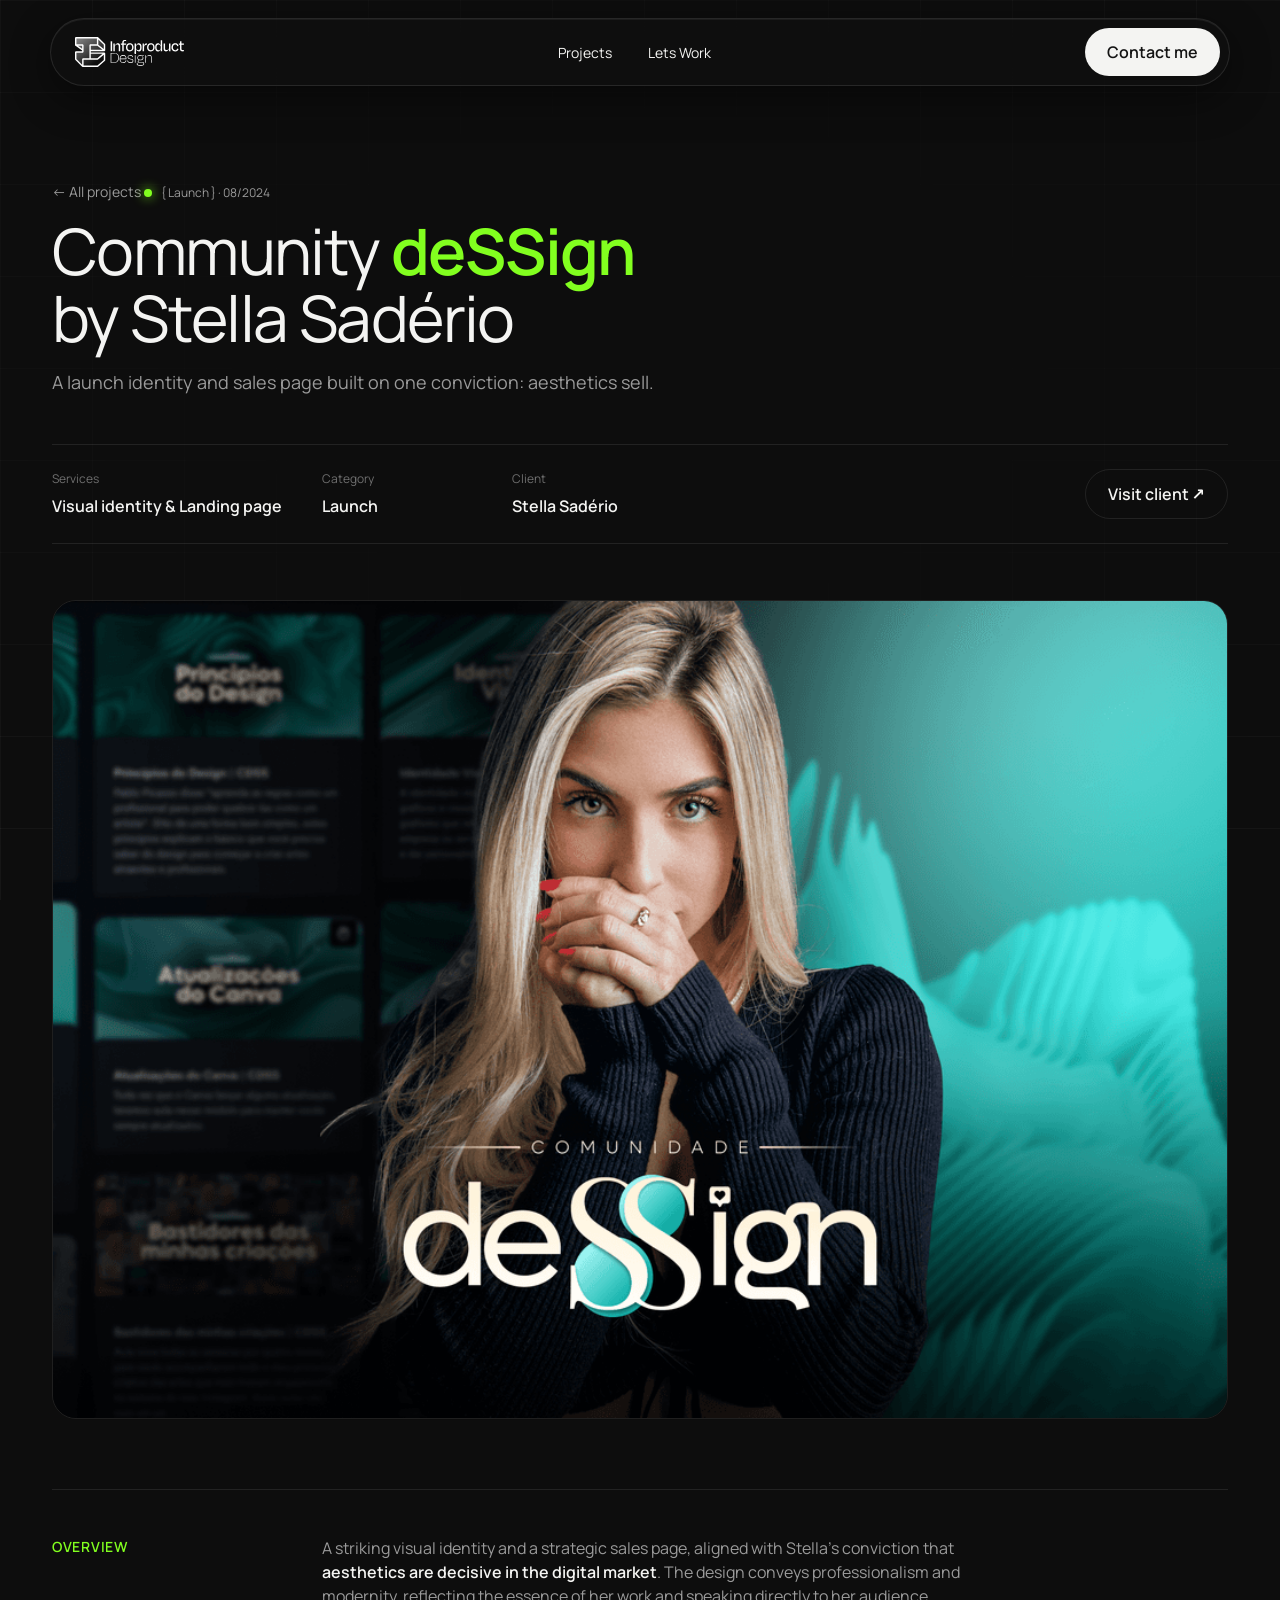
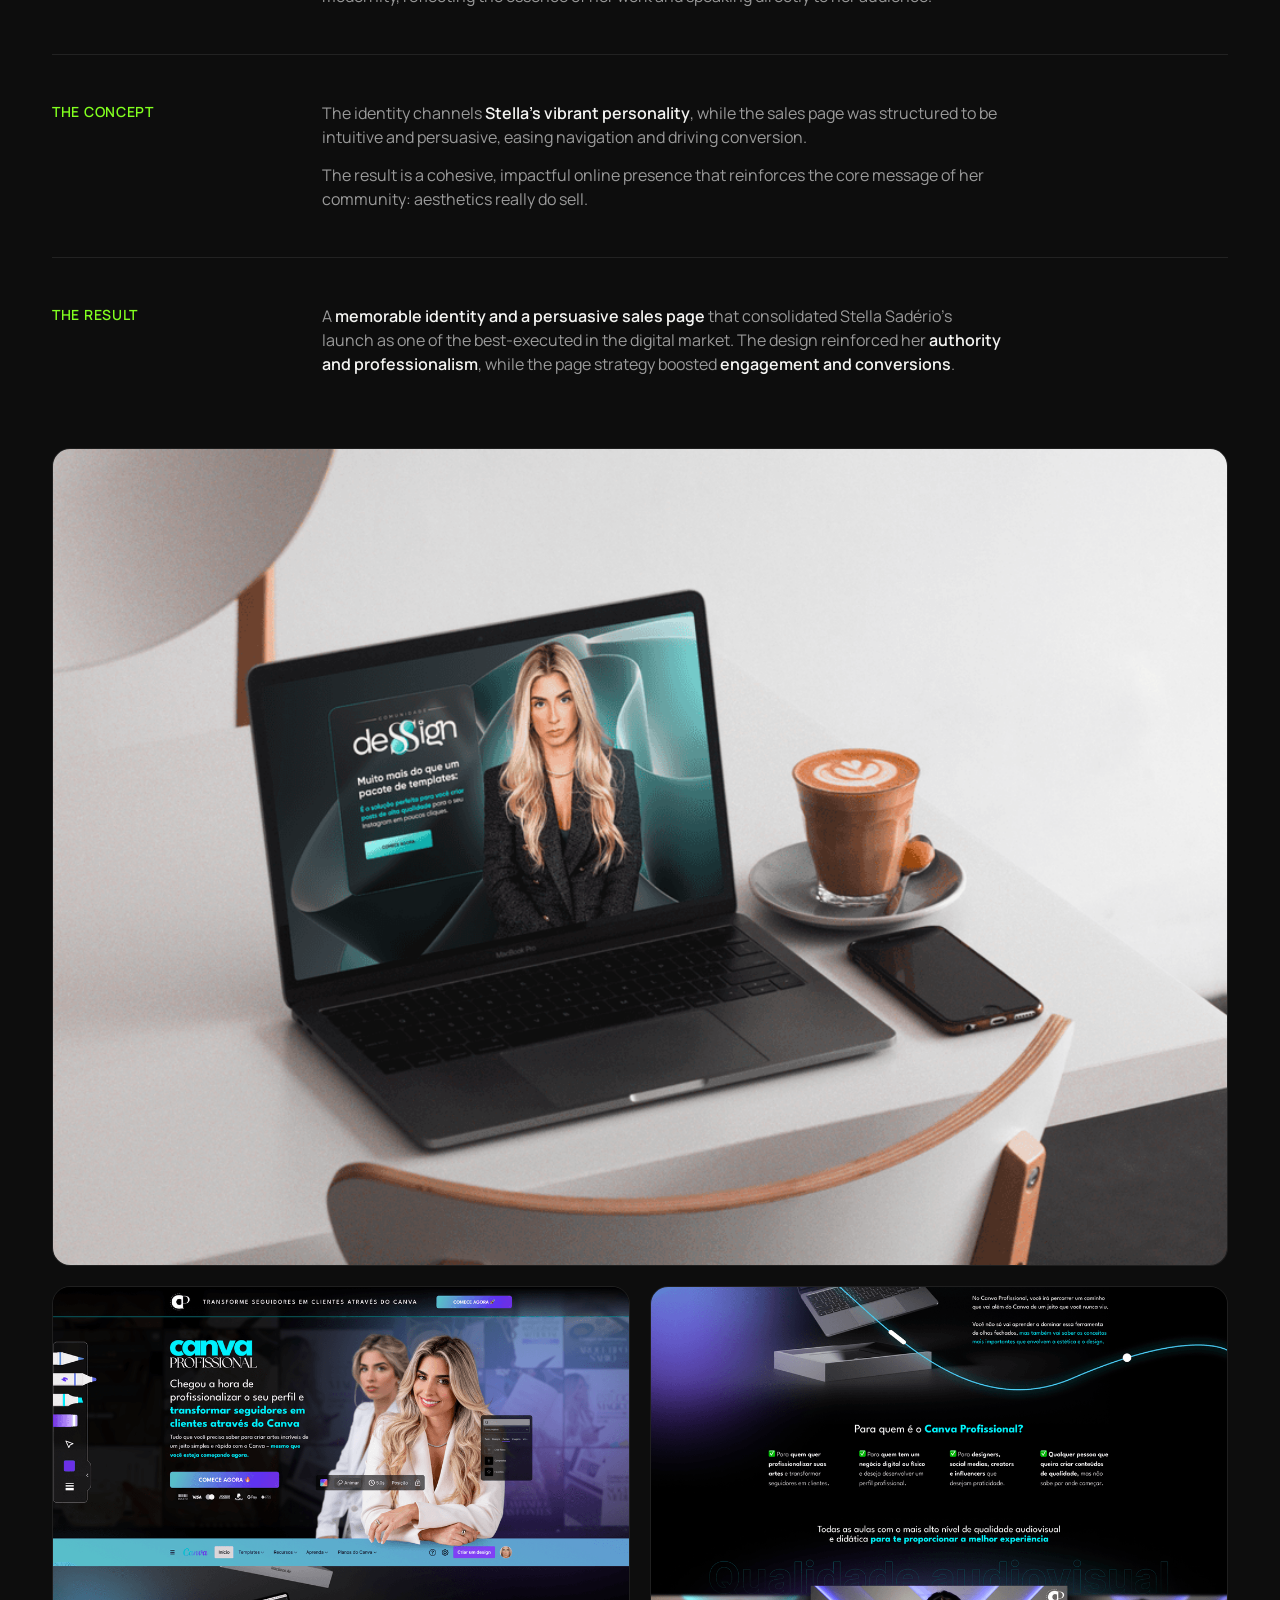
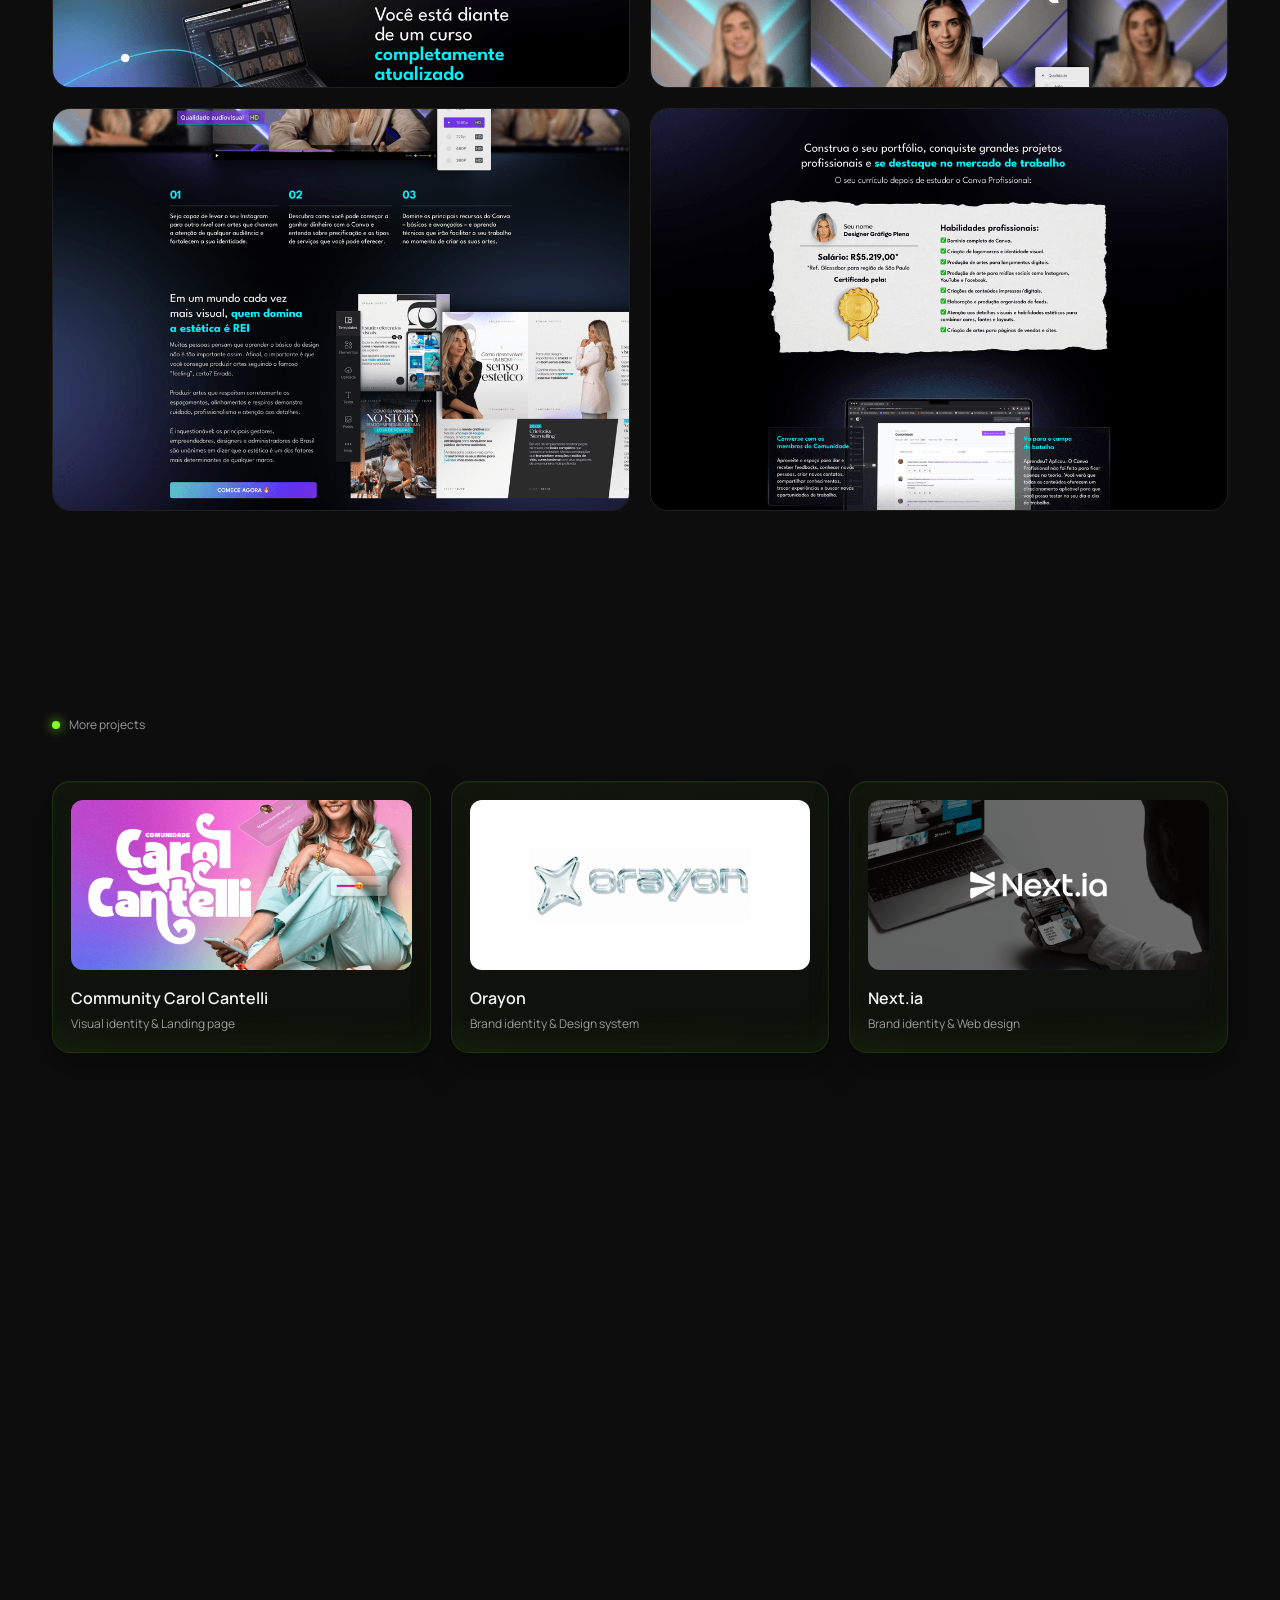
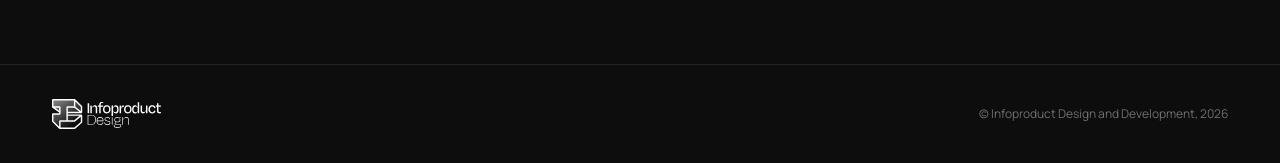
<file: projects/stella-saderio.html>
<!DOCTYPE html>
<html lang="en">
<head>
<meta charset="UTF-8" />
<meta name="viewport" content="width=device-width, initial-scale=1.0" />
<title>Community deSSign, by Stella Sadério — Infoproduct Design</title>
<meta name="description" content="Visual identity and landing page for Stella Sadério's Community deSSign. Aesthetics sell." />
<link rel="preconnect" href="https://fonts.googleapis.com" />
<link rel="preconnect" href="https://fonts.gstatic.com" crossorigin />
<link href="https://fonts.googleapis.com/css2?family=Manrope:wght@400;600&display=swap" rel="stylesheet" />
<link rel="stylesheet" href="../styles.css?v=v17-16d13e1" />
<!-- Meta Pixel Code -->
<script>
!function(f,b,e,v,n,t,s)
{if(f.fbq)return;n=f.fbq=function(){n.callMethod?
n.callMethod.apply(n,arguments):n.queue.push(arguments)};
if(!f._fbq)f._fbq=n;n.push=n;n.loaded=!0;n.version='2.0';
n.queue=[];t=b.createElement(e);t.async=!0;
t.src=v;s=b.getElementsByTagName(e)[0];
s.parentNode.insertBefore(t,s)}(window, document,'script',
'https://connect.facebook.net/en_US/fbevents.js');
fbq('init', '913102285202939');
fbq('track', 'PageView');
</script>
<noscript><img height="1" width="1" style="display:none"
src="https://www.facebook.com/tr?id=913102285202939&ev=PageView&noscript=1"
/></noscript>
<!-- End Meta Pixel Code -->
</head>

<body>

<header class="site-header" id="siteHeader">
  <div class="header-inner">
    <a href="../index.html" class="logo">
      <img src="../assets/logo.svg" alt="Infoproduct Design" class="logo-img" />
    </a>
    <nav class="nav">
      <a href="../index.html#work">Projects</a>
      <a href="../index.html#experience">Lets Work</a>
    </nav>
    <a href="../index.html#contact" class="btn btn-light">Contact me</a>
  </div>
</header>

<section class="project-hero">
  <div class="container">
    <a href="../index.html#work" class="back-link" data-anim>&larr; All projects</a>
    <p class="section-tag" data-anim style="--d:80ms"><span class="dot"></span> { Launch } &middot; 08/2024</p>
    <h1 class="display project-title">
      <span class="line" data-anim><span>Community <em>deSSign</em></span></span>
      <span class="line" data-anim><span>by Stella Sadério</span></span>
    </h1>
    <p class="lead project-sub" data-anim style="--d:300ms">A launch identity and sales page built on one conviction: aesthetics sell.</p>
    <div class="project-meta" data-anim style="--d:420ms">
      <div><span class="meta-label">Services</span><span class="meta-value">Visual identity &amp; Landing page</span></div>
      <div><span class="meta-label">Category</span><span class="meta-value">Launch</span></div>
      <div><span class="meta-label">Client</span><span class="meta-value">Stella Sadério</span></div>
      <a href="https://www.instagram.com/stellasaderio/" target="_blank" rel="noopener" class="btn btn-ghost meta-cta">Visit client &nearr;</a>
    </div>
    <div class="project-cover" data-anim style="--d:520ms">
      <img src="../assets/work-stella-saderio.png" alt="Community deSSign key visual: custom wordmark over a teal scene" fetchpriority="high" />
    </div>
  </div>
</section>

<section class="section project-body">
  <div class="container">
    <div class="project-row" data-anim>
      <h2>Overview</h2>
      <div>
        <p>A striking visual identity and a strategic sales page, aligned with Stella's conviction that <strong>aesthetics are decisive in the digital market</strong>. The design conveys professionalism and modernity, reflecting the essence of her work and speaking directly to her audience.</p>
      </div>
    </div>
    <div class="project-row" data-anim>
      <h2>The Concept</h2>
      <div>
        <p>The identity channels <strong>Stella's vibrant personality</strong>, while the sales page was structured to be intuitive and persuasive, easing navigation and driving conversion.</p>
        <p>The result is a cohesive, impactful online presence that reinforces the core message of her community: aesthetics really do sell.</p>
      </div>
    </div>
    <div class="project-row" data-anim>
      <h2>The Result</h2>
      <div>
        <p>A <strong>memorable identity and a persuasive sales page</strong> that consolidated Stella Sadério's launch as one of the best-executed in the digital market. The design reinforced her <strong>authority and professionalism</strong>, while the page strategy boosted <strong>engagement and conversions</strong>.</p>
      </div>
    </div>
    <div class="gallery">
      <figure class="g-wide" data-anim><img src="../assets/gallery/stella-1.png" alt="Community deSSign brand application" loading="lazy" /></figure>
      <figure data-anim><img src="../assets/gallery/stella-2.png" alt="Community deSSign visual identity detail" loading="lazy" /></figure>
      <figure data-anim style="--d:90ms"><img src="../assets/gallery/stella-3.png" alt="Community deSSign landing page section" loading="lazy" /></figure>
      <figure data-anim><img src="../assets/gallery/stella-4.png" alt="Community deSSign social media creative" loading="lazy" /></figure>
      <figure data-anim style="--d:90ms"><img src="../assets/gallery/stella-5.png" alt="Community deSSign brand system overview" loading="lazy" /></figure>
    </div>
  </div>
</section>

<section class="section">
  <div class="container">
    <p class="section-tag" data-anim><span class="dot"></span> More projects</p>
    <div class="more-grid">
      <a href="carol-cantelli.html" class="work-mini" data-anim>
        <div class="mini-thumb"><img src="../assets/work-carol-cantelli.png" alt="Community Carol Cantelli cover" loading="lazy" /></div>
        <h3>Community Carol Cantelli</h3>
        <span>Visual identity &amp; Landing page</span>
      </a>
      <a href="orayon.html" class="work-mini" data-anim style="--d:90ms">
        <div class="mini-thumb"><img src="../assets/work-orayon.png" alt="Orayon cover" loading="lazy" /></div>
        <h3>Orayon</h3>
        <span>Brand identity &amp; Design system</span>
      </a>
      <a href="nextia.html" class="work-mini" data-anim style="--d:180ms">
        <div class="mini-thumb"><img src="../assets/work-nextia.png" alt="Next.ia cover" loading="lazy" /></div>
        <h3>Next.ia</h3>
        <span>Brand identity &amp; Web design</span>
      </a>
    </div>
  </div>
</section>

<section class="cta-band">
  <div class="container">
    <h2 class="display center big-heading">
      <span class="line" data-anim><span>Want a Coaching Program that</span></span>
      <span class="line" data-anim><span>looks <em>like this?</em></span></span>
    </h2>
    <p class="lead center" data-anim>One free call. A complete diagnosis. A clear plan to move forward.</p>
    <a href="../index.html#contact" class="btn btn-accent" data-anim style="--d:150ms">
      Book a 15min demo-call
      <span class="arrow" aria-hidden="true"></span>
    </a>
  </div>
</section>

<footer class="site-foot">
  <div class="container">
    <a href="../index.html" class="logo"><img src="../assets/logo.svg" alt="Infoproduct Design" class="logo-img" /></a>
    <span>&copy; Infoproduct Design and Development, 2026</span>
  </div>
</footer>

<script src="../script.js?v=v17-16d13e1"></script>
</body>
</html>
</file>
<file: styles.css>
/* ===== RESET & TOKENS ===== */
*, *::before, *::after { box-sizing: border-box; margin: 0; padding: 0; }

:root {
  --bg: #0d0d0d;
  --bg-soft: #141414;
  --card: #161616;
  --card-line: rgba(255,255,255,.09);
  --accent: #82FF1F;
  --accent-soft: rgba(130,255,31,.14);
  --text: #f4f4f2;
  --muted: #9a9a9a;
  --muted-dark: #6f6f6f;
  --light: #f4f4f2;
  --ink: #141414;
  --maxw: 1240px;
  --ease: cubic-bezier(.16,.84,.32,1);
}

html { scroll-behavior: smooth; overflow-x: clip; }

body {
  font-family: 'Manrope', system-ui, sans-serif;
  font-weight: 400;
  background-color: var(--bg);
  color: var(--text);
  -webkit-font-smoothing: antialiased;
  overflow-x: hidden;
  line-height: 1.5;
}

/* faint line-grid pattern — masked so it fades to black and keeps
   the reading area clear */
body::before {
  content: "";
  position: fixed;
  inset: 0;
  z-index: -1;
  pointer-events: none;
  background-image:
    linear-gradient(rgba(255,255,255,.04) 1px, transparent 1px),
    linear-gradient(90deg, rgba(255,255,255,.04) 1px, transparent 1px);
  background-size: 92px 92px;
  -webkit-mask-image: radial-gradient(ellipse 82% 72% at 50% 40%, transparent 28%, #000 100%);
  mask-image: radial-gradient(ellipse 82% 72% at 50% 40%, transparent 28%, #000 100%);
}

.container { max-width: var(--maxw); margin: 0 auto; padding: 0 32px; }

a { color: inherit; text-decoration: none; }
strong, b { font-weight: 600; }
img { max-width: 100%; display: block; }

h1, h2, h3 { text-wrap: balance; }
p, blockquote { text-wrap: pretty; }
/* hero/section headings are hand-broken into fixed lines — balance would fight them */
.hero-title, .display { text-wrap: initial; }

/* ===== BUTTONS ===== */
.btn {
  display: inline-flex;
  align-items: center;
  gap: 10px;
  font-weight: 600;
  font-size: 16px;
  border: none;
  border-radius: 999px;
  padding: 16px 26px;
  cursor: pointer;
  transition: transform .25s var(--ease), background .25s var(--ease), box-shadow .25s var(--ease);
}
.btn:hover { transform: translateY(-2px); }
.btn:focus-visible,
.lead-form input:focus-visible {
  outline: 2px solid var(--accent);
  outline-offset: 3px;
}

.btn-light { background: var(--text); color: var(--ink); padding: 12px 22px; }
.btn-light:hover { box-shadow: 0 8px 24px rgba(255,255,255,.15); }

.btn-accent {
  position: relative;
  padding: 8px 8px 8px 32px;
  gap: 22px;
  color: var(--ink);
  background: linear-gradient(180deg, #9bff45 0%, #82ff1f 46%, #66dd08 100%);
  box-shadow:
    inset 0 2px 1px rgba(255,255,255,.85),
    inset 0 -11px 16px rgba(52,102,12,.5),
    0 5px 0 #316604,
    0 13px 24px rgba(0,0,0,.45),
    0 0 38px rgba(130,255,31,.32);
  transition: transform .4s var(--ease), box-shadow .4s var(--ease), filter .3s var(--ease);
}
.btn-accent:hover {
  transform: translateY(-3px);
  filter: brightness(1.04);
  box-shadow:
    inset 0 2px 1px rgba(255,255,255,.95),
    inset 0 -11px 16px rgba(52,102,12,.5),
    0 8px 0 #316604,
    0 20px 34px rgba(0,0,0,.5),
    0 0 60px rgba(130,255,31,.5);
}
.btn-accent:active {
  transform: translateY(4px);
  box-shadow:
    inset 0 2px 1px rgba(255,255,255,.7),
    inset 0 -7px 12px rgba(52,102,12,.5),
    0 1px 0 #316604,
    0 5px 12px rgba(0,0,0,.4),
    0 0 30px rgba(130,255,31,.3);
}

/* circular arrow badge — slow diagonal slide on hover */
.btn-accent .arrow {
  position: relative;
  overflow: hidden;
  flex-shrink: 0;
  width: 46px; height: 46px;
  border-radius: 50%;
  background: linear-gradient(160deg, #2c2c2c, #050505);
  box-shadow:
    inset 0 2px 3px rgba(255,255,255,.18),
    inset 0 -4px 7px rgba(0,0,0,.7),
    0 2px 5px rgba(0,0,0,.45);
}
.btn-accent .arrow::before,
.btn-accent .arrow::after {
  content: "↗";
  position: absolute;
  inset: 0;
  display: grid;
  place-items: center;
  color: #fff;
  font-size: 18px;
  font-weight: 600;
  transition: transform .7s var(--ease);
}
.btn-accent .arrow::after { transform: translate(-135%, 135%); }
.btn-accent:hover .arrow::before { transform: translate(135%, -135%); }
.btn-accent:hover .arrow::after  { transform: translate(0, 0); }

/* ===== HEADER — floating glass nav ===== */
.site-header {
  position: fixed;
  top: 18px; left: 0; right: 0;
  z-index: 100;
  display: flex;
  justify-content: center;
  pointer-events: none;
}
.header-inner {
  pointer-events: auto;
  width: min(1180px, calc(100% - 40px));
  display: flex; align-items: center; justify-content: space-between;
  padding: 9px 9px 9px 24px;
  background: rgba(18,18,18,.55);
  -webkit-backdrop-filter: blur(20px) saturate(170%);
  backdrop-filter: blur(20px) saturate(170%);
  border: 1px solid rgba(255,255,255,.1);
  border-radius: 999px;
  box-shadow:
    0 12px 40px rgba(0,0,0,.45),
    inset 0 1px 0 rgba(255,255,255,.06);
}
.logo { display: flex; align-items: center; }
.logo-img { height: 30px; width: auto; display: block; }

.nav { display: flex; gap: 36px; font-size: 14px; font-weight: 400; }
.nav a { color: var(--text); transition: color .2s; }
.nav a:hover { color: var(--accent); }

/* ===== HERO ===== */
.hero { padding: 128px 0 80px; position: relative; }
.hero .container { position: relative; z-index: 1; }

/* animated green gradient — right side, behind hero images */
.hero-gradient {
  position: absolute;
  top: 0; right: 0;
  width: 58%;
  height: 100%;
  overflow: hidden;
  z-index: 0;
  pointer-events: none;
  -webkit-mask-image:
    linear-gradient(to left, #000 55%, transparent 100%),
    linear-gradient(to bottom, #000 60%, transparent 100%);
  -webkit-mask-composite: source-in;
  mask-image:
    linear-gradient(to left, #000 55%, transparent 100%),
    linear-gradient(to bottom, #000 60%, transparent 100%);
  mask-composite: intersect;
}
.hero-gradient .aurora {
  position: absolute;
  left: -35%;
  width: 170%;
  height: 56%;
  border-radius: 50%;
  filter: blur(66px);
  mix-blend-mode: screen;
  will-change: transform;
}
.aurora-1 {
  top: -10%;
  background: radial-gradient(ellipse 55% 50% at 50% 50%, #82ff1f 0%, transparent 70%);
  animation: aurora1 15s ease-in-out infinite;
}
.aurora-2 {
  top: 20%;
  background: radial-gradient(ellipse 55% 50% at 50% 50%, #4a9e0a 0%, transparent 72%);
  animation: aurora2 19s ease-in-out infinite;
}
.aurora-3 {
  top: 46%;
  background: radial-gradient(ellipse 50% 48% at 50% 50%, #c4ff80 0%, transparent 70%);
  animation: aurora3 17s ease-in-out infinite;
}
.aurora-4 {
  top: 64%;
  background: radial-gradient(ellipse 55% 50% at 50% 50%, #2c6800 0%, transparent 73%);
  animation: aurora4 22s ease-in-out infinite;
}
@keyframes aurora1 {
  0%,100% { transform: translate(0,0) rotate(-12deg) skewY(-6deg) scaleX(1); }
  50%     { transform: translate(-30px,42px) rotate(-4deg) skewY(8deg) scaleX(1.2); }
}
@keyframes aurora2 {
  0%,100% { transform: translate(0,0) rotate(8deg) skewY(7deg) scaleX(1.1); }
  50%     { transform: translate(42px,-30px) rotate(-6deg) skewY(-7deg) scaleX(.9); }
}
@keyframes aurora3 {
  0%,100% { transform: translate(0,0) rotate(-6deg) skewY(5deg) scaleX(1); }
  50%     { transform: translate(-40px,-38px) rotate(6deg) skewY(-8deg) scaleX(1.16); }
}
@keyframes aurora4 {
  0%,100% { transform: translate(0,0) rotate(10deg) skewY(-6deg) scaleX(1.05); }
  50%     { transform: translate(32px,32px) rotate(-2deg) skewY(7deg) scaleX(.95); }
}

.hero-grid {
  display: grid;
  grid-template-columns: 1.15fr .85fr;
  gap: 52px;
  align-items: start;
}

.badge {
  display: inline-flex; align-items: center; gap: 10px;
  font-size: 12px; color: var(--muted-dark);
}
.dot {
  width: 8px; height: 8px; border-radius: 50%;
  background: var(--accent);
  box-shadow: 0 0 12px var(--accent);
  flex-shrink: 0;
}
.eyebrow { margin-top: 42px; font-size: 16px; color: var(--muted); }
.eyebrow .hl,
mark.hl {
  color: var(--ink);
  font-weight: 600;
  background: var(--accent);
  padding: 2px 6px;
  border-radius: 4px;
}

.hero-title {
  margin-top: 12px;
  font-size: clamp(32px, 3.9vw, 50px);
  line-height: 1.08;
  font-weight: 400;
  letter-spacing: -.02em;
}
.hero-title strong { font-weight: 600; }
.hero-title em { font-style: normal; font-weight: 600; color: var(--accent); }
/* hero H1 wraps naturally as one continuous line */
.hero-title .line > span,
.hero-title .line > strong { white-space: normal; }

.line { display: block; }
.line > span, .line > strong { display: block; }

.hero-sub {
  margin-top: 24px;
  font-size: 15px;
  font-weight: 400;
  color: var(--muted);
  max-width: 560px;
  line-height: 1.5;
  letter-spacing: normal;
}
.hero-sub strong { color: var(--text); font-weight: 600; }

.hero-offer {
  margin-top: 24px;
  padding: 14px 20px;
  background: var(--accent-soft);
  border: 1px solid rgba(130,255,31,.22);
  border-radius: 14px;
  font-size: 15px;
  color: var(--text);
  line-height: 1.45;
  max-width: 720px;
}
.hero-offer strong { color: var(--accent); font-weight: 600; }

.cta-sub {
  margin-top: 12px;
  font-size: 13px;
  color: var(--muted-dark);
  line-height: 1.4;
}

.lead-offer {
  display: inline-block;
  margin-top: 8px;
  font-size: 15px;
  color: var(--text);
  line-height: 1.55;
}
.lead-offer strong { color: var(--accent); font-weight: 600; }

.lead-form {
  margin-top: 28px;
  display: flex; flex-direction: column; gap: 12px;
  max-width: 600px;
}
.lead-form input {
  background: transparent;
  border: 1px solid var(--card-line);
  border-radius: 999px;
  padding: 16px 22px;
  font-size: 16px;
  color: var(--text);
  font-family: inherit;
  transition: border-color .2s;
}
.lead-form input::placeholder { color: var(--muted-dark); }
.lead-form input:focus { outline: none; border-color: var(--accent); }
.lead-form .btn { margin-top: 6px; align-self: flex-start; }

/* phone field with DDI selector */
.phone-field {
  display: flex;
  align-items: stretch;
  border: 1px solid var(--card-line);
  border-radius: 999px;
  background: transparent;
  overflow: hidden;
  transition: border-color .2s;
}
.phone-field:focus-within { border-color: var(--accent); }
.ddi-wrap {
  position: relative;
  display: flex;
  align-items: center;
  border-right: 1px solid var(--card-line);
  width: 62px;
  flex-shrink: 0;
}
.ddi-flag {
  position: absolute;
  left: 12px;
  top: 50%;
  transform: translateY(-50%);
  pointer-events: none;
  font-size: 17px;
  line-height: 1;
  z-index: 1;
}
.phone-field .ddi {
  width: 100%;
  border: 0;
  background: transparent;
  color: transparent;
  text-shadow: none;
  font-family: inherit;
  font-size: 15px;
  padding: 16px 14px 16px 34px;
  cursor: pointer;
  outline: none;
  -webkit-appearance: none;
  appearance: none;
  background-image: url("data:image/svg+xml,%3Csvg%20xmlns='http://www.w3.org/2000/svg'%20width='10'%20height='6'%20viewBox='0%200%2010%206'%20fill='none'%3E%3Cpath%20d='M1%201L5%205L9%201'%20stroke='%239a9a9a'%20stroke-width='1.5'%20stroke-linecap='round'%20stroke-linejoin='round'/%3E%3C/svg%3E");
  background-repeat: no-repeat;
  background-position: right 8px center;
}
.phone-field .ddi option {
  background: #141414;
  color: var(--text);
  font-family: inherit;
}
.phone-field input[type="tel"] {
  flex: 1 1 auto;
  min-width: 0;
  border: 0;
  border-radius: 0;
  background: transparent;
  padding: 16px 22px;
  font-size: 16px;
  color: var(--text);
  font-family: inherit;
  outline: none;
}
.phone-field input[type="tel"]:focus { border: 0; }
.lead-form.dark .phone-field { background: rgba(255,255,255,.04); }

/* hero media — dual vertical project marquee */
.hero-media { min-width: 0; }
.v-marquee {
  display: grid;
  grid-template-columns: 1fr 1fr;
  gap: 18px;
  height: 700px;
  overflow: hidden;
  -webkit-mask-image: linear-gradient(180deg, transparent, #000 10%, #000 90%, transparent);
  mask-image: linear-gradient(180deg, transparent, #000 10%, #000 90%, transparent);
}
.v-col { min-width: 0; will-change: transform; }
.v-col-up   { animation: vscroll 44s linear infinite; }
.v-col-down { animation: vscroll 56s linear infinite reverse; }
.hero-media:hover .v-col { animation-play-state: paused; }
@keyframes vscroll {
  to { transform: translateY(-50%); }
}
.v-card {
  display: block;
  margin-bottom: 18px;
  border-radius: 18px;
  overflow: hidden;
  border: 1px solid rgba(255,255,255,.1);
  box-shadow: 0 10px 30px rgba(0,0,0,.35);
}
.v-card img {
  width: 100%; height: auto;
  display: block;
  transition: transform .6s var(--ease);
}
.v-card:hover img { transform: scale(1.05); }

/* ===== MARQUEE ===== */
.marquee {
  background: #171717;
  color: var(--text);
  overflow: hidden;
  padding: 24px 0;
  -webkit-mask-image: linear-gradient(90deg, transparent, #000 7%, #000 93%, transparent);
  mask-image: linear-gradient(90deg, transparent, #000 7%, #000 93%, transparent);
}
.marquee-track {
  display: flex; align-items: center; gap: 46px;
  width: max-content;
  animation: scroll 36s linear infinite;
}
.marquee:hover .marquee-track,
.marquee:hover .m-sep { animation-play-state: paused; }
.m-stat {
  font-size: 26px;
  font-weight: 600;
  white-space: nowrap;
  color: var(--text);
}
.m-stat b { color: var(--accent); font-weight: 600; }
.m-sep {
  flex-shrink: 0;
  width: 26px; height: 26px;
  background: var(--accent);
  -webkit-mask: url("data:image/svg+xml,%3Csvg xmlns='http://www.w3.org/2000/svg' viewBox='0 0 32 32' fill='none' stroke='%23000' stroke-width='3' stroke-linecap='round'%3E%3Cline x1='16' y1='4' x2='16' y2='28'/%3E%3Cline x1='5.6' y1='10' x2='26.4' y2='22'/%3E%3Cline x1='5.6' y1='22' x2='26.4' y2='10'/%3E%3C/svg%3E") center/contain no-repeat;
  mask: url("data:image/svg+xml,%3Csvg xmlns='http://www.w3.org/2000/svg' viewBox='0 0 32 32' fill='none' stroke='%23000' stroke-width='3' stroke-linecap='round'%3E%3Cline x1='16' y1='4' x2='16' y2='28'/%3E%3Cline x1='5.6' y1='10' x2='26.4' y2='22'/%3E%3Cline x1='5.6' y1='22' x2='26.4' y2='10'/%3E%3C/svg%3E") center/contain no-repeat;
  animation: spin 9s linear infinite;
}
@keyframes scroll {
  to { transform: translateX(-50%); }
}
@keyframes spin {
  to { transform: rotate(360deg); }
}

/* clients instagram marquee */
.ig-marquee { padding: 26px 0; background: transparent; }
.ig-marquee .marquee-track { gap: 16px; }
.ig-card {
  display: flex; align-items: center; gap: 13px;
  padding: 10px 24px 10px 10px;
  background: rgba(255,255,255,.05);
  -webkit-backdrop-filter: blur(12px);
  backdrop-filter: blur(12px);
  border: 1px solid rgba(255,255,255,.1);
  border-radius: 999px;
  box-shadow:
    inset 0 1px 0 rgba(255,255,255,.06),
    0 6px 20px rgba(0,0,0,.3);
  white-space: nowrap;
}
.ig-photo {
  width: 46px; height: 46px;
  border-radius: 50%;
  flex-shrink: 0;
  object-fit: cover;
  background: #222;
}
.ig-info { display: flex; flex-direction: column; line-height: 1.3; }
.ig-name {
  display: flex; align-items: center; gap: 6px;
  font-size: 14px; font-weight: 600; color: var(--text);
}
.ig-verified {
  width: 15px; height: 15px;
  border-radius: 50%;
  background: #3a9bf0;
  display: inline-grid; place-items: center;
}
.ig-verified::before {
  content: "✓";
  color: #fff; font-size: 10px; font-weight: 600;
}
.ig-sub { font-size: 12px; color: var(--muted); }
.ig-sub b { color: var(--accent); }

/* ===== SECTIONS ===== */
.section { padding: 100px 0; }

.section-tag {
  display: inline-flex; align-items: center; gap: 9px;
  font-size: 12px; color: var(--muted);
}
.section-tag.center { display: flex; justify-content: center; }

.display {
  font-weight: 400;
  letter-spacing: -.025em;
  line-height: 1.05;
}
.display em { font-style: normal; font-weight: 600; color: var(--accent); }
.display.center { text-align: center; }

.big-heading {
  font-size: clamp(34px, 4.6vw, 60px);
  margin-top: 16px;
}

.lead { color: var(--muted); font-size: 18px; max-width: 560px; }
.lead.center { margin: 18px auto 0; text-align: center; }

/* ===== STRATEGY ===== */
.strategy-grid {
  display: grid;
  grid-template-columns: 1fr 1fr;
  gap: 64px;
}
.strategy-copy .display {
  font-size: clamp(34px, 4vw, 54px);
  margin-top: 18px;
}
.strategy-copy .lead { margin-top: 22px; }
.strategy-copy .btn { margin-top: 30px; }

.strategy-cards { display: flex; flex-direction: column; gap: 16px; }
.cover-card {
  background: var(--card);
  border: 1px solid var(--card-line);
  border-radius: 16px;
  padding: 26px 28px;
  transition: border-color .3s, transform .3s var(--ease);
}
.cover-card:hover { border-color: var(--accent-soft); transform: translateY(-3px); }
.cover-card h3 { color: var(--accent); font-size: 16px; font-weight: 600; margin-bottom: 8px; }
.cover-card p { color: var(--muted); font-size: 14px; }

/* wireframe mini-scene panel at the top of each card */
.cover-scene {
  position: relative;
  height: 132px;
  margin: -26px -28px 20px;
  overflow: hidden;
  border-bottom: 1px solid rgba(130,255,31,.12);
  border-radius: 15px 15px 0 0;
  background:
    linear-gradient(180deg, rgba(130,255,31,.05), transparent 75%),
    linear-gradient(rgba(255,255,255,.025) 1px, transparent 1px),
    linear-gradient(90deg, rgba(255,255,255,.025) 1px, transparent 1px);
  background-size: 100% 100%, 22px 22px, 22px 22px;
}
.cover-scene svg { width: 100%; height: 100%; display: block; }
.cover-scene .cover-num {
  position: absolute;
  top: 12px; left: 16px;
  font-size: 12px; font-weight: 600;
  color: var(--accent);
  opacity: .75;
}
/* blueprint strokes */
.s-line { fill: none; stroke: rgba(255,255,255,.22); stroke-width: 1.4; }
.s-dim { fill: rgba(255,255,255,.13); }
.s-dimline { stroke: rgba(255,255,255,.12); stroke-width: 1; fill: none; }
.s-green { stroke: var(--accent); fill: none; stroke-width: 1.8; stroke-linecap: round; stroke-linejoin: round; }
.s-green-line { fill: none; stroke: var(--accent); stroke-width: 1.4; }
.s-greenfill { fill: var(--accent); }

/* scene 1 — scan line sweeping the wireframe page */
.s-scan { animation: scan 3.4s ease-in-out infinite alternate; }
@keyframes scan {
  from { transform: translateX(90px); }
  to   { transform: translateX(268px); }
}
.s-issue { opacity: .2; animation: issueblink 3.4s ease-in-out infinite alternate; animation-delay: var(--bd, .4s); }
@keyframes issueblink {
  0%, 40%  { opacity: .2; }
  60%, 100% { opacity: 1; }
}

/* scene 2 — chart draws in, area fades, peak pulses */
.viz-draw { stroke-dasharray: 320; stroke-dashoffset: 320; transition: stroke-dashoffset 1.4s var(--ease) .35s; }
.cover-card.in .viz-draw { stroke-dashoffset: 0; }
.area-fill { opacity: 0; transition: opacity 1s var(--ease) 1.2s; }
.cover-card.in .area-fill { opacity: 1; }
.viz-pulse { transform-origin: center; transform-box: fill-box; animation: vizpulse 2.2s var(--ease) infinite; }
@keyframes vizpulse {
  0%, 100% { transform: scale(1); opacity: 1; }
  50%      { transform: scale(1.7); opacity: .45; }
}

/* why-cards: broken state morphs into the designed one */
.why-card .cover-scene { margin: -34px -30px 22px; height: 140px; }
.ba-before { animation: baOut 7s ease-in-out infinite; }
.ba-after  { animation: baIn 7s ease-in-out infinite; }
@keyframes baOut {
  0%, 36%  { opacity: 1; }
  48%, 88% { opacity: 0; }
  100%     { opacity: 1; }
}
@keyframes baIn {
  0%, 36%  { opacity: 0; }
  48%, 88% { opacity: 1; }
  100%     { opacity: 0; }
}
/* 3-second first-impression timer */
.timer-arc { fill: none; stroke-width: 2; stroke-dasharray: 69.1; animation: timer 3.5s linear infinite; }
@keyframes timer { from { stroke-dashoffset: 0; } to { stroke-dashoffset: 69.1; } }
/* ad feed scrolling past inside the phone */
.feed-scroll { animation: feed 6s linear infinite; }
@keyframes feed { to { transform: translateY(-126px); } }
.s-scrn { fill: none; stroke: rgba(255,255,255,.22); stroke-width: 1.4; }
.ad-hot { stroke: var(--accent); }

/* scene 3 — roadmap steps lighting up in sequence */
.road-step { opacity: .22; animation: roadOn 6.4s ease-in-out infinite; animation-delay: var(--rd, 0s); }
@keyframes roadOn {
  0%       { opacity: .22; }
  8%, 62%  { opacity: 1; }
  78%, 100% { opacity: .22; }
}

/* ===== WHY ===== */
.why-grid {
  margin-top: 60px;
  display: grid;
  grid-template-columns: repeat(3, 1fr);
  gap: 22px;
}
.why-card {
  background: var(--card);
  border: 1px solid var(--card-line);
  border-radius: 18px;
  padding: 34px 30px;
  transition: border-color .3s, transform .3s var(--ease);
}
.why-card:hover { border-color: var(--accent-soft); transform: translateY(-4px); }
.why-card h3 { font-size: 20px; font-weight: 600; margin-bottom: 14px; }
.why-card p { color: var(--muted); font-size: 14px; }

/* ===== PROOF ===== */
.testimonial-feature {
  margin-top: 56px;
  display: grid;
  grid-template-columns: .9fr 1.1fr;
  gap: 30px;
  background: var(--card);
  border: 1px solid var(--card-line);
  border-radius: 22px;
  padding: 30px;
}
.testimonial-img {
  position: relative;
  overflow: hidden;
  display: flex;
  flex-direction: column;
  align-items: center;
  justify-content: center;
  gap: 14px;
  border-radius: 16px;
  min-height: 320px;
  background:
    radial-gradient(ellipse 90% 80% at 50% 0%, rgba(130,255,31,.12), transparent 60%),
    #101408;
  border: 1px solid rgba(130,255,31,.16);
}
.quote-star {
  font-size: 88px;
  line-height: 1;
  color: var(--accent);
  text-shadow: 0 0 44px rgba(130,255,31,.45);
}
.quote-label {
  font-size: 14px;
  font-weight: 600;
  letter-spacing: .04em;
  color: var(--muted);
  text-transform: uppercase;
}
.testimonial-body { display: flex; flex-direction: column; }
.brand-tag {
  font-weight: 600; font-size: 20px; letter-spacing: -.02em;
  display: inline-block; margin-bottom: 18px;
}
.testimonial-body blockquote,
.testimonial-card blockquote {
  font-size: 18px; line-height: 1.55; color: var(--text);
}
.testimonial-card blockquote { font-size: 14px; color: var(--muted); }
.author {
  display: flex; align-items: center; gap: 12px;
  margin-top: auto; padding-top: 22px;
}
.avatar {
  width: 42px; height: 42px; border-radius: 50%;
  background: var(--av, linear-gradient(135deg,#3a3a3a,#1d1d1d));
  flex-shrink: 0;
  display: grid; place-items: center;
  font-size: 14px; font-weight: 600; color: var(--ink);
}
.author strong { display: block; font-size: 14px; }
.author span { font-size: 12px; color: var(--muted-dark); }

.testimonial-grid {
  margin-top: 22px;
  display: grid;
  grid-template-columns: 1fr 1fr;
  gap: 22px;
}
.testimonial-card {
  background: var(--card);
  border: 1px solid var(--card-line);
  border-radius: 18px;
  padding: 28px;
  display: flex; flex-direction: column;
}
.testimonial-card .brand-tag { font-size: 18px; margin-bottom: 14px; }

/* ===== RECENT WORK ===== */
.work-grid {
  margin-top: 56px;
  display: grid;
  grid-template-columns: 1fr 1fr;
  gap: 24px;
}
.work-item {
  background: var(--card);
  border: 1px solid var(--card-line);
  border-radius: 20px;
  padding: 26px;
  transition: border-color .3s, transform .3s var(--ease);
}
.work-item:hover { border-color: var(--accent-soft); transform: translateY(-4px); }
.work-meta {
  display: flex; justify-content: space-between;
  font-size: 12px; color: var(--muted);
}
.work-cat { background: rgba(255,255,255,.05); padding: 4px 10px; border-radius: 6px; }
.work-item h3 { margin-top: 14px; font-size: 20px; font-weight: 600; }
.work-type { font-size: 12px; color: var(--muted); }
.work-thumb {
  position: relative;
  overflow: hidden;
  margin-top: 20px;
  border-radius: 14px;
  background: var(--bg-soft);
}
.work-thumb img {
  width: 100%; height: auto;
  display: block;
  transition: transform .6s var(--ease);
}
.work-item:hover .work-thumb img { transform: scale(1.05); }

.work-cta { margin-top: 36px; display: flex; justify-content: center; }

/* ===== FULL EXPERIENCE ===== */
.service-list { margin-top: 56px; }
.service-row {
  display: grid;
  grid-template-columns: 130px 1fr;
  gap: 30px;
  padding: 30px 0;
  border-top: 1px solid var(--card-line);
  align-items: start;
}
.service-row:last-child { border-bottom: 1px solid var(--card-line); }
.service-num { font-size: 26px; color: var(--accent); font-weight: 600; }
.service-text { display: grid; grid-template-columns: 1fr 1fr; gap: 30px; }
.service-text h3 { font-size: 20px; font-weight: 600; }
.service-text p { color: var(--muted); font-size: 14px; }

/* ===== PROCESS ===== */
.process-grid {
  margin-top: 56px;
  display: grid;
  grid-template-columns: repeat(4, 1fr);
  gap: 20px;
}
.process-card {
  background: var(--card);
  border: 1px solid var(--card-line);
  border-radius: 18px;
  padding: 30px 26px;
  transition: border-color .3s, transform .3s var(--ease);
}
.process-card:hover { border-color: var(--accent-soft); transform: translateY(-4px); }
.process-icon {
  display: grid; place-items: center;
  width: 44px; height: 44px;
  border-radius: 12px;
  background: var(--accent);
  color: var(--ink);
  font-size: 20px;
  margin-bottom: 20px;
}
.process-card h3 { font-size: 20px; font-weight: 600; margin-bottom: 12px; }
.process-card p { color: var(--muted); font-size: 14px; }

/* ===== CONTACT ===== */
.contact {
  padding-top: 70px;
  position: relative;
  overflow: hidden;
  background: var(--bg);
}
.contact > .container { position: relative; z-index: 1; }

/* grid + arcs background pattern */
.bg-grid {
  position: absolute;
  inset: 0;
  pointer-events: none;
  z-index: 0;
  background-image: url("data:image/svg+xml,%3Csvg%20xmlns='http://www.w3.org/2000/svg'%20width='440'%20height='440'%20viewBox='0%200%20440%20440'%20fill='none'%20stroke='%23ffffff0c'%20stroke-width='1.3'%3E%3Cpath%20d='M0%200V440M220%200V440M0%200H440M0%20220H440'/%3E%3Ccircle%20cx='220'%20cy='220'%20r='220'/%3E%3Ccircle%20cx='0'%20cy='0'%20r='220'/%3E%3Ccircle%20cx='440'%20cy='0'%20r='220'/%3E%3Ccircle%20cx='0'%20cy='440'%20r='220'/%3E%3Ccircle%20cx='440'%20cy='440'%20r='220'/%3E%3C/svg%3E");
  background-size: 380px 380px;
  -webkit-mask-image: radial-gradient(ellipse 90% 80% at 50% 42%, transparent 22%, #000 100%);
  mask-image: radial-gradient(ellipse 90% 80% at 50% 42%, transparent 22%, #000 100%);
}
.contact-topline {
  display: flex; justify-content: space-between; align-items: center;
  padding-bottom: 60px;
  font-size: 12px; color: var(--muted);
}
.contact-topline p { display: flex; align-items: center; gap: 9px; }
.back-top {
  display: inline-flex; align-items: center; gap: 8px;
}
.back-top .arrow {
  display: grid; place-items: center;
  width: 30px; height: 30px; border-radius: 50%;
  border: 1px solid var(--card-line);
}
.contact-grid {
  display: grid;
  grid-template-columns: 1fr 1fr;
  gap: 60px;
  align-items: center;
}
.contact-copy .big-heading {
  font-size: clamp(46px, 6vw, 86px);
}
.contact-copy .lead { margin-top: 26px; }

.contact-form-wrap {
  background: var(--card);
  border: 1px solid var(--card-line);
  border-radius: 24px;
  padding: 34px;
}
.contact-brand {
  display: flex; align-items: center; gap: 20px;
  margin-bottom: 30px;
}
.brand-mark {
  position: relative;
  flex-shrink: 0;
  width: 58px; height: 58px;
  margin-left: 40px;
}
.brand-disc {
  position: relative;
  z-index: 4;
  display: grid; place-items: center;
  width: 58px; height: 58px;
  border-radius: 50%;
  background: var(--accent);
}
.brand-disc img { width: 60%; height: 60%; display: block; }
.echo {
  position: absolute;
  top: 0;
  width: 58px; height: 58px;
  border-radius: 50%;
}
.echo-1 { left: -13px; background: #4a9e0a; z-index: 3; }
.echo-2 { left: -26px; background: #2c6800; z-index: 2; }
.echo-3 { left: -39px; background: #1c3f00; z-index: 1; }
.brand-text strong { display: block; font-size: 18px; }
.brand-text span { font-size: 12px; color: var(--muted); }
.lead-form.dark { max-width: 100%; margin-top: 0; }
.lead-form.dark input { background: rgba(255,255,255,.04); }

/* ===== GLASS GREEN CARDS ===== */
.cover-card,
.why-card,
.testimonial-feature,
.testimonial-card,
.work-item,
.work-mini,
.process-card,
.contact-form-wrap {
  background: linear-gradient(165deg, rgba(130,255,31,.04) 0%, rgba(20,26,14,.55) 50%, rgba(13,16,10,.62) 100%);
  -webkit-backdrop-filter: blur(13px);
  backdrop-filter: blur(13px);
  border: 1px solid rgba(130,255,31,.12);
  box-shadow:
    inset 0 1px 0 rgba(255,255,255,.04),
    inset 0 -30px 50px -30px rgba(130,255,31,.1),
    0 12px 36px rgba(0,0,0,.4);
}
.cover-card:hover,
.why-card:hover,
.testimonial-card:hover,
.work-item:hover,
.work-mini:hover,
.process-card:hover {
  border-color: rgba(130,255,31,.26);
  box-shadow:
    inset 0 1px 0 rgba(255,255,255,.05),
    inset 0 -30px 50px -30px rgba(130,255,31,.18),
    0 16px 44px rgba(0,0,0,.45),
    0 0 32px rgba(130,255,31,.07);
}

/* ===== FAQ ===== */
.faq { background: var(--light); color: var(--ink); padding: 0 0 120px; }
.faq-header { background: var(--bg); padding: 40px 0; }
.faq-header-inner {
  display: flex; justify-content: space-between; align-items: flex-start;
}
.copyright { text-align: right; font-size: 14px; color: var(--muted); }
.copyright strong { display: block; color: var(--text); margin-bottom: 4px; }

.faq-body { padding-top: 90px; }
.dark-tag { color: var(--muted-dark); }
.dark-tag .dot { background: var(--accent); }

.faq-title {
  text-align: center;
  font-size: clamp(64px, 11vw, 150px);
  font-weight: 400;
  letter-spacing: -.04em;
  margin: 26px 0 60px;
  color: var(--ink);
}

.accordion { max-width: 940px; margin: 0 auto; display: flex; flex-direction: column; gap: 16px; }
.acc-item {
  background: #fff;
  border: 1px solid rgba(0,0,0,.08);
  border-radius: 16px;
  overflow: hidden;
}
.acc-head {
  width: 100%;
  display: flex; align-items: center; gap: 22px;
  background: none; border: none; cursor: pointer;
  padding: 26px 28px;
  font-family: inherit;
  text-align: left;
}
.acc-num { color: var(--muted-dark); font-size: 16px; }
.acc-q { flex: 1; font-size: 18px; font-weight: 600; color: var(--ink); }
.acc-icon {
  display: grid; place-items: center;
  width: 40px; height: 40px; border-radius: 50%;
  background: #f0f0ee;
  font-size: 20px; font-weight: 400;
  transition: transform .35s var(--ease), background .25s;
}
.acc-item.open .acc-icon { transform: rotate(45deg); background: var(--accent); }
.acc-panel {
  max-height: 0; overflow: hidden;
  transition: max-height .4s var(--ease);
}
.acc-panel p {
  padding: 0 28px 28px 72px;
  color: #555; font-size: 16px;
}

/* ===== PROJECT PAGES ===== */
.project-hero { padding: 150px 0 0; }
.back-link {
  display: inline-flex; align-items: center; gap: 8px;
  font-size: 14px; color: var(--muted);
  transition: color .2s;
}
.back-link:hover { color: var(--accent); }
.project-hero .section-tag { margin-top: 34px; }
.project-title {
  font-size: clamp(38px, 5vw, 68px);
  margin-top: 14px;
  max-width: 920px;
}
.project-sub { margin-top: 18px; max-width: 640px; }

.project-meta {
  margin-top: 48px;
  display: grid;
  grid-template-columns: repeat(3, minmax(150px, max-content)) 1fr;
  gap: 40px;
  align-items: center;
  padding: 24px 0;
  border-top: 1px solid var(--card-line);
  border-bottom: 1px solid var(--card-line);
}
.project-meta .meta-label { display: block; font-size: 12px; color: var(--muted-dark); margin-bottom: 6px; }
.project-meta .meta-value { font-size: 16px; font-weight: 600; }
.meta-cta { justify-self: end; }
.btn-ghost {
  padding: 12px 22px;
  background: transparent;
  border: 1px solid var(--card-line);
  color: var(--text);
  transition: border-color .25s, color .25s, transform .25s var(--ease);
}
.btn-ghost:hover { border-color: var(--accent); color: var(--accent); }

.project-cover {
  margin-top: 56px;
  border-radius: 24px;
  overflow: hidden;
  border: 1px solid rgba(255,255,255,.08);
}
.project-cover img { width: 100%; }

.project-body { padding-top: 70px; }
.project-row {
  display: grid;
  grid-template-columns: 230px 1fr;
  gap: 40px;
  padding: 46px 0;
  border-top: 1px solid var(--card-line);
}
.project-row h2 {
  font-size: 14px; font-weight: 600;
  color: var(--accent);
  letter-spacing: .05em;
  text-transform: uppercase;
}
.project-row p { color: var(--muted); font-size: 16px; max-width: 680px; }
.project-row p + p { margin-top: 14px; }
.project-row strong { color: var(--text); }

.gallery {
  display: grid;
  grid-template-columns: 1fr 1fr;
  gap: 20px;
  margin-top: 26px;
}
.gallery figure {
  overflow: hidden;
  border-radius: 18px;
  border: 1px solid rgba(255,255,255,.08);
}
.gallery .g-wide { grid-column: 1 / -1; }
.gallery img { width: 100%; height: 100%; object-fit: cover; transition: transform .6s var(--ease); }
.gallery figure:hover img { transform: scale(1.04); }

.more-grid {
  margin-top: 46px;
  display: grid;
  grid-template-columns: repeat(3, 1fr);
  gap: 20px;
}
.work-mini {
  display: block;
  border-radius: 18px;
  padding: 18px;
  transition: border-color .3s, transform .3s var(--ease);
}
.work-mini:hover { transform: translateY(-4px); }
.work-mini .mini-thumb { border-radius: 12px; overflow: hidden; height: 170px; }
.work-mini .mini-thumb img { width: 100%; height: 100%; object-fit: cover; transition: transform .6s var(--ease); }
.work-mini:hover .mini-thumb img { transform: scale(1.05); }
.work-mini h3 { margin-top: 16px; font-size: 16px; font-weight: 600; }
.work-mini span { font-size: 12px; color: var(--muted); }

.cta-band { text-align: center; padding: 110px 0 120px; }
.cta-band .lead { margin: 18px auto 0; }
.cta-band .btn { margin-top: 34px; }

.site-foot { border-top: 1px solid var(--card-line); }
.site-foot .container {
  display: flex; justify-content: space-between; align-items: center;
  padding-top: 34px; padding-bottom: 34px;
}
.site-foot span { font-size: 12px; color: var(--muted-dark); }

/* work cards link to project pages */
.work-card-link { display: block; color: inherit; }

@media (max-width: 980px) {
  .project-meta { grid-template-columns: 1fr 1fr; }
  .meta-cta { justify-self: start; }
  .project-row { grid-template-columns: 1fr; gap: 14px; padding: 34px 0; }
  .gallery { grid-template-columns: 1fr; }
  .more-grid { grid-template-columns: 1fr; }
}

/* ===== SCROLL ANIMATIONS ===== */
[data-anim] {
  opacity: 0;
  transform: translateX(46px);
  filter: blur(6px);
  transition: opacity .9s var(--ease), transform .9s var(--ease), filter .9s var(--ease);
  transition-delay: var(--d, 0ms);
}
[data-anim].in { opacity: 1; transform: translateX(0); filter: blur(0); }


/* word-by-word build-from-right for headings */
.aw {
  display: inline-block;
  opacity: 0;
  transform: translateX(.7em);
  filter: blur(7px);
  transition: opacity .72s var(--ease), transform .72s var(--ease), filter .72s var(--ease);
  transition-delay: var(--wd, 0ms);
}
.line.in .aw { opacity: 1; transform: translateX(0); filter: blur(0); }

@media (prefers-reduced-motion: reduce) {
  [data-anim], .aw {
    opacity: 1 !important; transform: none !important; filter: none !important;
  }
  .marquee-track, .m-sep { animation: none; }
  .hero-gradient .aurora { animation: none; }
  .v-col { animation: none; }
  .viz-pulse, .s-scan, .s-issue, .road-step, .ba-before, .ba-after, .timer-arc, .feed-scroll { animation: none; }
  .s-issue, .road-step { opacity: 1; }
  .ba-before { opacity: 0; }
  .ba-after { opacity: 1; }
  .viz-draw { stroke-dasharray: none; stroke-dashoffset: 0; transition: none; }
  .area-fill { opacity: 1; transition: none; }
  html { scroll-behavior: auto; }
}

/* ===== THANK YOU PAGE ===== */
.thanks {
  min-height: 88vh;
  display: grid;
  place-items: center;
  text-align: center;
  padding: 160px 0 100px;
  position: relative;
}
.thanks > .container { position: relative; z-index: 1; }
.thanks-title {
  font-size: clamp(64px, 10vw, 140px);
  line-height: 1;
  letter-spacing: -.03em;
  max-width: 900px;
  margin: 0 auto;
}
.thanks-title em { font-style: normal; color: var(--accent); font-weight: 600; }
.thanks-body {
  max-width: 640px;
  margin: 26px auto 0;
  font-size: 19px;
  line-height: 1.5;
  color: var(--muted);
}
.thanks-body.strong { color: var(--text); margin-top: 16px; }

/* ===== SITE FOOTER ===== */
.site-footer { background: var(--bg); padding: 40px 0; border-top: 1px solid rgba(255,255,255,.06); }
.footer-inner {
  display: flex; justify-content: space-between; align-items: flex-start;
}

/* ===== RESPONSIVE ===== */
@media (max-width: 980px) {
  .hero-grid, .strategy-grid, .contact-grid { grid-template-columns: 1fr; gap: 44px; }
  .why-grid, .process-grid { grid-template-columns: 1fr; }
  .testimonial-feature, .testimonial-grid, .work-grid { grid-template-columns: 1fr; }
  .service-row { grid-template-columns: 60px 1fr; gap: 18px; }
  .service-text { grid-template-columns: 1fr; gap: 10px; }
  .section { padding: 70px 0; }
  .nav { display: none; }
  .hero-gradient { display: none; }
  .hero { padding: 92px 0 60px; overflow-x: clip; }
  .hero-copy { text-align: center; }
  .eyebrow { margin-top: 18px; justify-content: center; }
  .hero-title {
    font-size: clamp(40px, 8.5vw, 56px);
    text-align: center;
    line-height: 1.05;
  }
  .hero-title .line > span,
  .hero-title .line > strong { white-space: normal; }
  .hero-sub { text-align: center; margin-left: auto; margin-right: auto; }
  .hero-offer {
    text-align: center;
    font-size: 12.5px;
    line-height: 1.4;
    padding: 10px 14px;
    margin: 18px auto 0;
    max-width: 100%;
  }
  .cta-sub { text-align: center; }
  .lead-form { align-items: stretch; }
  .lead-form .btn { align-self: center; }
  .v-marquee { height: 440px; }
  .v-card { margin-bottom: 14px; }
  .v-marquee { gap: 14px; }
  .contact-topline { flex-direction: column; gap: 16px; align-items: flex-start; }
}
@media (max-width: 560px) {
  .container { padding: 0 20px; }
  .m-stat { font-size: 20px; }
  .m-sep { width: 20px; height: 20px; }
  .acc-head { padding: 20px; gap: 14px; }
  .acc-q { font-size: 16px; }
  .acc-panel p { padding: 0 20px 22px 20px; }
}
</file>
